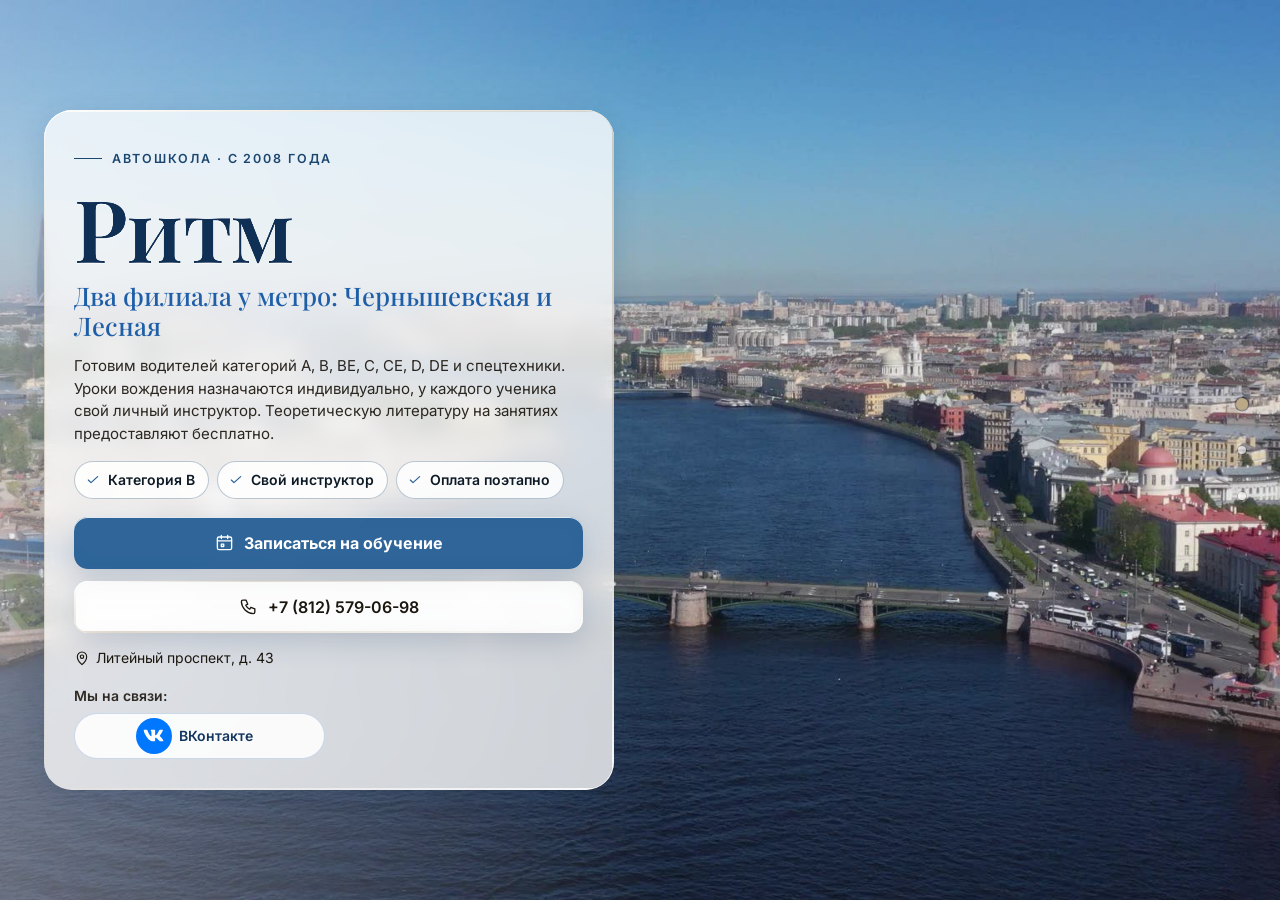
<file: index.html>
<!DOCTYPE html>
<html lang="ru" data-theme="light">
<head>
<meta charset="utf-8">
<meta name="viewport" content="width=device-width, initial-scale=1, viewport-fit=cover">
<title>Автошкола «Ритм» — права категории B, Санкт-Петербург, от 19 990 ₽</title>
<meta name="description" content="Автошкола «Ритм» в Санкт-Петербурге: филиалы у метро Чернышевская и Лесная, категории A, B, C, D и спецтехника. Теория с бесплатными материалами. Телефон +7 (812) 579-06-98.">
<meta name="robots" content="noindex, nofollow, noarchive">
<meta name="geo.region" content="RU-SPE">
<meta name="geo.placename" content="Санкт-Петербург">
<meta name="geo.position" content="59.8944504;30.4585142">
<meta name="ICBM" content="59.8944504, 30.4585142">
<meta property="og:type" content="website">
<meta property="og:locale" content="ru_RU">
<meta property="og:site_name" content="Автошкола «Ритм»">
<meta property="og:title" content="Автошкола «Ритм» — права категории B, Санкт-Петербург, от 19 990 ₽">
<meta property="og:description" content="Автошкола «Ритм» в Санкт-Петербурге: филиалы у метро Чернышевская и Лесная, категории A, B, C, D и спецтехника. Теория с бесплатными материалами. Телефон +7 (812) 579-06-98.">
<meta name="twitter:card" content="summary_large_image">
<meta name="twitter:title" content="Автошкола «Ритм» — права категории B, Санкт-Петербург, от 19 990 ₽">
<meta name="twitter:description" content="Автошкола «Ритм» в Санкт-Петербурге: филиалы у метро Чернышевская и Лесная, категории A, B, C, D и спецтехника. Теория с бесплатными материалами. Телефон +7 (812) 579-06-98.">
<meta name="theme-color" content="#f0f7fe">
<link rel="icon" href="data:image/svg+xml,%3Csvg%20xmlns%3D%22http%3A//www.w3.org/2000/svg%22%20viewBox%3D%220%200%2064%2064%22%3E%3Crect%20width%3D%2264%22%20height%3D%2264%22%20rx%3D%2214%22%20fill%3D%22%231f5fa8%22/%3E%3Ccircle%20cx%3D%2232%22%20cy%3D%2232%22%20r%3D%2217%22%20fill%3D%22none%22%20stroke%3D%22%23fff%22%20stroke-width%3D%225%22/%3E%3Ccircle%20cx%3D%2232%22%20cy%3D%2232%22%20r%3D%225%22%20fill%3D%22%23ffc54d%22/%3E%3C/svg%3E">
<script>document.documentElement.classList.add('js');try{var _i=parseInt(localStorage.getItem('nb_fs2'),10),_f=[1,1.15,1.3,1.5][_i];if(_f)document.documentElement.style.setProperty('--fs',_f)}catch(e){}</script>
<style id="hero-timing">:root{--hero-d:1.2s}</style>
<link rel="preload" as="image" href="img/hero-poster.jpg" fetchpriority="high">
<!-- шрифты лежат внутри сайта: Google Fonts у российской аудитории режется -->
<style>
@font-face{font-family:'Inter';font-style:normal;font-weight:400;font-display:swap;src:url(assets/fonts/inter-400-cyrillic-ext.woff2) format('woff2');unicode-range:U+0460-052F, U+1C80-1C8A, U+20B4, U+2DE0-2DFF, U+A640-A69F, U+FE2E-FE2F}
@font-face{font-family:'Inter';font-style:normal;font-weight:400;font-display:swap;src:url(assets/fonts/inter-400-cyrillic.woff2) format('woff2');unicode-range:U+0301, U+0400-045F, U+0490-0491, U+04B0-04B1, U+2116}
@font-face{font-family:'Inter';font-style:normal;font-weight:400;font-display:swap;src:url(assets/fonts/inter-400-latin-ext.woff2) format('woff2');unicode-range:U+0100-02BA, U+02BD-02C5, U+02C7-02CC, U+02CE-02D7, U+02DD-02FF, U+0304, U+0308, U+0329, U+1D00-1DBF, U+1E00-1E9F, U+1EF2-1EFF, U+2020, U+20A0-20AB, U+20AD-20C0, U+2113, U+2C60-2C7F, U+A720-A7FF}
@font-face{font-family:'Inter';font-style:normal;font-weight:400;font-display:swap;src:url(assets/fonts/inter-400-latin.woff2) format('woff2');unicode-range:U+0000-00FF, U+0131, U+0152-0153, U+02BB-02BC, U+02C6, U+02DA, U+02DC, U+0304, U+0308, U+0329, U+2000-206F, U+20AC, U+2122, U+2191, U+2193, U+2212, U+2215, U+FEFF, U+FFFD}
@font-face{font-family:'Inter';font-style:normal;font-weight:500;font-display:swap;src:url(assets/fonts/inter-500-cyrillic-ext.woff2) format('woff2');unicode-range:U+0460-052F, U+1C80-1C8A, U+20B4, U+2DE0-2DFF, U+A640-A69F, U+FE2E-FE2F}
@font-face{font-family:'Inter';font-style:normal;font-weight:500;font-display:swap;src:url(assets/fonts/inter-500-cyrillic.woff2) format('woff2');unicode-range:U+0301, U+0400-045F, U+0490-0491, U+04B0-04B1, U+2116}
@font-face{font-family:'Inter';font-style:normal;font-weight:500;font-display:swap;src:url(assets/fonts/inter-500-latin-ext.woff2) format('woff2');unicode-range:U+0100-02BA, U+02BD-02C5, U+02C7-02CC, U+02CE-02D7, U+02DD-02FF, U+0304, U+0308, U+0329, U+1D00-1DBF, U+1E00-1E9F, U+1EF2-1EFF, U+2020, U+20A0-20AB, U+20AD-20C0, U+2113, U+2C60-2C7F, U+A720-A7FF}
@font-face{font-family:'Inter';font-style:normal;font-weight:500;font-display:swap;src:url(assets/fonts/inter-500-latin.woff2) format('woff2');unicode-range:U+0000-00FF, U+0131, U+0152-0153, U+02BB-02BC, U+02C6, U+02DA, U+02DC, U+0304, U+0308, U+0329, U+2000-206F, U+20AC, U+2122, U+2191, U+2193, U+2212, U+2215, U+FEFF, U+FFFD}
@font-face{font-family:'Inter';font-style:normal;font-weight:600;font-display:swap;src:url(assets/fonts/inter-600-cyrillic-ext.woff2) format('woff2');unicode-range:U+0460-052F, U+1C80-1C8A, U+20B4, U+2DE0-2DFF, U+A640-A69F, U+FE2E-FE2F}
@font-face{font-family:'Inter';font-style:normal;font-weight:600;font-display:swap;src:url(assets/fonts/inter-600-cyrillic.woff2) format('woff2');unicode-range:U+0301, U+0400-045F, U+0490-0491, U+04B0-04B1, U+2116}
@font-face{font-family:'Inter';font-style:normal;font-weight:600;font-display:swap;src:url(assets/fonts/inter-600-latin-ext.woff2) format('woff2');unicode-range:U+0100-02BA, U+02BD-02C5, U+02C7-02CC, U+02CE-02D7, U+02DD-02FF, U+0304, U+0308, U+0329, U+1D00-1DBF, U+1E00-1E9F, U+1EF2-1EFF, U+2020, U+20A0-20AB, U+20AD-20C0, U+2113, U+2C60-2C7F, U+A720-A7FF}
@font-face{font-family:'Inter';font-style:normal;font-weight:600;font-display:swap;src:url(assets/fonts/inter-600-latin.woff2) format('woff2');unicode-range:U+0000-00FF, U+0131, U+0152-0153, U+02BB-02BC, U+02C6, U+02DA, U+02DC, U+0304, U+0308, U+0329, U+2000-206F, U+20AC, U+2122, U+2191, U+2193, U+2212, U+2215, U+FEFF, U+FFFD}
@font-face{font-family:'Inter';font-style:normal;font-weight:700;font-display:swap;src:url(assets/fonts/inter-700-cyrillic-ext.woff2) format('woff2');unicode-range:U+0460-052F, U+1C80-1C8A, U+20B4, U+2DE0-2DFF, U+A640-A69F, U+FE2E-FE2F}
@font-face{font-family:'Inter';font-style:normal;font-weight:700;font-display:swap;src:url(assets/fonts/inter-700-cyrillic.woff2) format('woff2');unicode-range:U+0301, U+0400-045F, U+0490-0491, U+04B0-04B1, U+2116}
@font-face{font-family:'Inter';font-style:normal;font-weight:700;font-display:swap;src:url(assets/fonts/inter-700-latin-ext.woff2) format('woff2');unicode-range:U+0100-02BA, U+02BD-02C5, U+02C7-02CC, U+02CE-02D7, U+02DD-02FF, U+0304, U+0308, U+0329, U+1D00-1DBF, U+1E00-1E9F, U+1EF2-1EFF, U+2020, U+20A0-20AB, U+20AD-20C0, U+2113, U+2C60-2C7F, U+A720-A7FF}
@font-face{font-family:'Inter';font-style:normal;font-weight:700;font-display:swap;src:url(assets/fonts/inter-700-latin.woff2) format('woff2');unicode-range:U+0000-00FF, U+0131, U+0152-0153, U+02BB-02BC, U+02C6, U+02DA, U+02DC, U+0304, U+0308, U+0329, U+2000-206F, U+20AC, U+2122, U+2191, U+2193, U+2212, U+2215, U+FEFF, U+FFFD}
@font-face{font-family:'Playfair Display';font-style:normal;font-weight:500;font-display:swap;src:url(assets/fonts/playfair-display-500-cyrillic.woff2) format('woff2');unicode-range:U+0301, U+0400-045F, U+0490-0491, U+04B0-04B1, U+2116}
@font-face{font-family:'Playfair Display';font-style:normal;font-weight:500;font-display:swap;src:url(assets/fonts/playfair-display-500-latin-ext.woff2) format('woff2');unicode-range:U+0100-02BA, U+02BD-02C5, U+02C7-02CC, U+02CE-02D7, U+02DD-02FF, U+0304, U+0308, U+0329, U+1D00-1DBF, U+1E00-1E9F, U+1EF2-1EFF, U+2020, U+20A0-20AB, U+20AD-20C0, U+2113, U+2C60-2C7F, U+A720-A7FF}
@font-face{font-family:'Playfair Display';font-style:normal;font-weight:500;font-display:swap;src:url(assets/fonts/playfair-display-500-latin.woff2) format('woff2');unicode-range:U+0000-00FF, U+0131, U+0152-0153, U+02BB-02BC, U+02C6, U+02DA, U+02DC, U+0304, U+0308, U+0329, U+2000-206F, U+20AC, U+2122, U+2191, U+2193, U+2212, U+2215, U+FEFF, U+FFFD}
@font-face{font-family:'Playfair Display';font-style:normal;font-weight:600;font-display:swap;src:url(assets/fonts/playfair-display-600-cyrillic.woff2) format('woff2');unicode-range:U+0301, U+0400-045F, U+0490-0491, U+04B0-04B1, U+2116}
@font-face{font-family:'Playfair Display';font-style:normal;font-weight:600;font-display:swap;src:url(assets/fonts/playfair-display-600-latin-ext.woff2) format('woff2');unicode-range:U+0100-02BA, U+02BD-02C5, U+02C7-02CC, U+02CE-02D7, U+02DD-02FF, U+0304, U+0308, U+0329, U+1D00-1DBF, U+1E00-1E9F, U+1EF2-1EFF, U+2020, U+20A0-20AB, U+20AD-20C0, U+2113, U+2C60-2C7F, U+A720-A7FF}
@font-face{font-family:'Playfair Display';font-style:normal;font-weight:600;font-display:swap;src:url(assets/fonts/playfair-display-600-latin.woff2) format('woff2');unicode-range:U+0000-00FF, U+0131, U+0152-0153, U+02BB-02BC, U+02C6, U+02DA, U+02DC, U+0304, U+0308, U+0329, U+2000-206F, U+20AC, U+2122, U+2191, U+2193, U+2212, U+2215, U+FEFF, U+FFFD}
/* ===== Notary site — generator stylesheet (light warm base, dark theme by toggle) ===== */
:root{
  --p100:#665230; --p90:#97825e; --p80:#bba887; --p70:#c2b9a9; --p50:#dad5ce; --p40:#e0dedb;
  --p30:#eeece9; --p20:#f1f1f0; --p10:#f8f8f8; --n100:#0e0f11; --n90:#3c404b; --n10:#fff;

  --bg:var(--p10); --bg2:var(--p20); --bg3:var(--p30); --card:var(--n10); --text:var(--n100); --muted:var(--n90);
  --line:var(--p50); --line2:var(--p40); --accent:var(--p90); --accent-d:var(--p100); --accent-l:var(--p80); --accent-soft:var(--p30);
  --on-accent:#fff; --shadow:0 1px 10px rgba(51,51,51,.10); --shadow-lg:0 12px 40px rgba(30,24,10,.14);
  --hero-ov1:rgba(14,15,17,.72); --hero-ov2:rgba(14,15,17,.30); --sec-ov:rgba(248,248,248,.72);
  --ok:#2e8b57; --bad:#b4453b;
  /* те же цвета составляющими: rgba() понимают все браузеры, color-mix() — нет */
  --bg-rgb:248,248,248; --card-rgb:255,255,255; --accent-rgb:151,130,94; --ok-rgb:46,139,87;

  --zc:var(--fs); --fs:1; --vwu:calc(1vw / var(--fs)); --vhu:calc(1vh / var(--fs));   /* масштаб текста (А−/А+) и «честные» vw/vh под ним */
  --hdr-h:68px; --bar-h:70px; --vh:calc(100*var(--vhu)); --gap:24px; --radius:14px; --radius-s:10px;
  --font:"Inter",Tahoma,Arial,sans-serif; --serif:"Playfair Display",Georgia,"Times New Roman",serif;
  --ease:cubic-bezier(.65,.05,.36,1); --speed:520ms;
}
html[data-theme="dark"]{
  --bg:#17150f; --bg2:#1d1a13; --bg3:#252117; --card:#221e15; --text:#f1ebdf; --muted:#b9ae98;
  --line:#3a3325; --line2:#2f2a1e; --accent:#c9b17f; --accent-d:#e0cf9f; --accent-l:#8d7b58; --accent-soft:#2a251a;
  --on-accent:#17150f; --shadow:0 1px 12px rgba(0,0,0,.45); --shadow-lg:0 14px 40px rgba(0,0,0,.55);
  --hero-ov1:rgba(10,9,6,.80); --hero-ov2:rgba(10,9,6,.40); --sec-ov:rgba(16,15,12,.76);
  --bg-rgb:23,21,15; --card-rgb:34,30,21; --accent-rgb:201,177,127;
}

*,*::before,*::after{box-sizing:border-box}
/* А−/А+: весь сайт — шапка, плашки, меню, формы, окна — растёт пропорционально, как при увеличении масштаба в браузере */
html{-webkit-text-size-adjust:100%;scroll-behavior:auto;zoom:var(--fs,1)}
html,body{height:100%;margin:0;overflow:hidden;background:var(--bg);color:var(--text);
  font-family:var(--font);font-size:16px;line-height:1.55;-webkit-font-smoothing:antialiased}
body{overscroll-behavior:none;position:relative}
a{color:inherit;text-decoration:none}
img{display:block;max-width:100%}
button{font:inherit;color:inherit;background:none;border:0;padding:0;cursor:pointer}
input,select,textarea{font:inherit;color:inherit}
h1,h2,h3,h4,p{margin:0}
ul{margin:0;padding:0;list-style:none}
svg{display:block}
.ico{width:22px;height:22px;stroke:currentColor;fill:none;stroke-width:1.7;stroke-linecap:round;stroke-linejoin:round;flex:none}
.vh{position:absolute!important;width:1px;height:1px;overflow:hidden;clip:rect(0 0 0 0);white-space:nowrap}

/* ---------- typography helpers ---------- */
.kicker{display:inline-flex;align-items:center;gap:10px;font-size:13px;font-weight:600;letter-spacing:.14em;text-transform:uppercase;color:var(--accent)}
.kicker::before{content:"";width:28px;height:1px;background:var(--accent)}
.h2{font-size:clamp(26px,calc(3.2*var(--vwu,1vw)),40px);font-weight:600;letter-spacing:-.02em;line-height:1.12;margin-top:10px}
.lead{color:var(--muted);font-size:17px;max-width:640px;margin-top:12px}
.sec-head{margin-bottom:28px}
#contacts .sec-head{margin-bottom:18px}

/* ---------- buttons ---------- */
.btn{display:inline-flex;align-items:center;justify-content:center;gap:10px;min-height:48px;padding:0 22px;border-radius:999px;
  font-weight:600;font-size:15px;line-height:1;border:1.5px solid transparent;transition:background .25s,color .25s,border-color .25s,transform .2s,box-shadow .25s;white-space:nowrap}
.btn:active{transform:translateY(1px)}
.btn-primary{background:var(--accent-d);color:var(--on-accent);border-color:var(--accent-d)}
.btn-primary:hover{background:var(--accent);border-color:var(--accent);color:#fff}
html[data-theme="dark"] .btn-primary:hover{color:#17150f}
.btn-ghost{border-color:var(--line);color:var(--text);background:var(--card)}
.btn-ghost:hover{border-color:var(--accent);color:var(--accent-d)}
.btn-light{background:rgba(255,255,255,.14);color:#fff;border-color:rgba(255,255,255,.55);backdrop-filter:blur(6px)}
.btn-light:hover{background:#fff;color:var(--n100)}
.btn-white{background:#fff;color:var(--n100);border-color:#fff}
.btn-white:hover{background:var(--p30);border-color:var(--p30)}
.btn .ico{width:18px;height:18px}
.btn-sm{min-height:44px;padding:0 16px;font-size:14px}

/* ---------- header ---------- */
.hdr{position:fixed;top:0;left:0;right:0;height:var(--hdr-h);z-index:200;display:flex;align-items:center;
  zoom:calc(1 / var(--zc,1)); --vwu:1vw; --vhu:1vh;   /* А−/А+ шапку не трогают: она всегда как при 100 % (страница в zoom, шапка — встречный zoom) */
  background:rgba(var(--bg-rgb),.88);backdrop-filter:blur(12px);-webkit-backdrop-filter:blur(12px);
  border-bottom:1px solid var(--line2);transition:background .3s}
.hdr-in{width:100%;max-width:1280px;margin:0 auto;padding:0 28px;display:flex;align-items:center;gap:24px}
.brand{display:flex;align-items:center;gap:12px;min-width:0;min-height:44px}
.mono-img{object-fit:contain;background:#fff;padding:2px;box-sizing:border-box}
.mono{width:42px;height:42px;border-radius:12px;background:var(--accent-d);color:var(--on-accent);display:grid;place-items:center;
  font-family:var(--serif);font-size:20px;font-weight:600;flex:none;letter-spacing:.02em}
.brand-t{display:flex;flex-direction:column;line-height:1.15;min-width:0}
.brand-n{font-weight:600;font-size:15px;white-space:nowrap;overflow:hidden;text-overflow:ellipsis}
.brand-s{font-size:13px;color:var(--muted);white-space:nowrap;overflow:hidden;text-overflow:ellipsis}
.nav{display:flex;align-items:center;gap:4px;margin-left:auto}
.nav > li{position:relative}
.nav-a{display:inline-flex;align-items:center;gap:6px;min-height:44px;padding:10px 12px;border-radius:8px;font-size:14px;font-weight:500;color:var(--text);opacity:.8;transition:opacity .2s,background .2s}
.nav-a:hover,.nav-a.cur,.nav > li.open > .nav-a{opacity:1;background:var(--bg3)}
.nav-a .chev{width:14px;height:14px;transition:transform .25s}
.nav > li.open > .nav-a .chev{transform:rotate(180deg)}
.hdr-tools{display:flex;align-items:center;gap:6px;margin-left:8px}
.tool{width:44px;height:44px;border-radius:10px;display:grid;place-items:center;color:var(--text);opacity:.8;transition:background .2s,opacity .2s}
.tool:hover{background:var(--bg3);opacity:1}
.tool .ico{width:20px;height:20px}
.tool-lang{width:auto;padding:0 10px;gap:6px;font-size:13px;font-weight:600;letter-spacing:.04em;display:flex;align-items:center}
.lang-wrap{position:relative}
.lang-dd{position:absolute;right:0;top:calc(100% + 8px);background:var(--card);border:1px solid var(--line);border-radius:12px;box-shadow:var(--shadow-lg);
  padding:6px;min-width:190px;display:none;z-index:210}
.lang-wrap.open .lang-dd{display:block}
.lang-dd button,.lang-dd a{display:flex;width:100%;align-items:center;gap:10px;min-height:44px;padding:9px 12px;border-radius:8px;font-size:14px;text-align:left}
.lang-dd button:hover,.lang-dd a:hover{background:var(--bg3)}
.lang-dd button.cur,.lang-dd a.cur{color:var(--accent-d);font-weight:600}
.lang-dd b{font-size:13px;letter-spacing:.08em;width:26px;color:var(--muted)}
.hdr-book{margin-left:4px}
.burger{display:none}
.moon,.sun{display:none}
html[data-theme="dark"] .sun{display:block}
html:not([data-theme="dark"]) .moon{display:block}

/* mega menu */
.mega{position:absolute;left:50%;top:calc(100% + 10px);transform:translateX(-50%);width:min(980px,calc(calc(100*var(--vwu,1vw)) - 40px));
  background:var(--card);border:1px solid var(--line);border-radius:16px;box-shadow:var(--shadow-lg);padding:20px;display:none;z-index:210}
.nav > li.open > .mega{display:block}
.mega-head{display:flex;justify-content:space-between;align-items:baseline;gap:16px;padding:0 6px 14px;border-bottom:1px solid var(--line2);margin-bottom:12px}
.mega-head b{font-size:14px}
.mega-head span{font-size:13px;color:var(--muted)}
.mega-grid{display:grid;grid-template-columns:repeat(2,1fr);gap:4px}
.mega-it{display:flex;gap:12px;align-items:flex-start;padding:10px 12px;border-radius:10px;text-align:left;width:100%;transition:background .2s}
.mega-it:hover{background:var(--bg3)}
.mega-it .cic{width:38px;height:38px;border-radius:10px;background:var(--accent-soft);color:var(--accent-d);display:grid;place-items:center;flex:none}
.mega-it .cic .ico{width:20px;height:20px}
.mega-it b{display:block;font-size:14px;font-weight:600}
.mega-it small{display:block;font-size:13px;color:var(--muted);line-height:1.35;margin-top:2px}
.mega-it em{font-style:normal;font-size:13px;color:var(--accent);margin-top:3px;display:block}

/* mobile menu */
.mmenu{position:fixed;top:calc(var(--hdr-h) / var(--zc,1));left:0;right:0;bottom:var(--bar-h);z-index:190;background:var(--bg);overflow-y:auto;padding:14px 18px 30px;display:none}
.mmenu.open{display:block}
.mmenu a,.mmenu .macc > button{display:flex;align-items:center;justify-content:space-between;width:100%;padding:14px 6px;border-bottom:1px solid var(--line2);font-size:17px;font-weight:500;text-align:left}
.mmenu .macc > button .chev{width:18px;height:18px;transition:transform .25s}
.mmenu .macc.open > button .chev{transform:rotate(180deg)}
.mmenu .macc-list{display:none;padding:4px 0 8px}
.mmenu .macc.open .macc-list{display:block}
.mmenu .macc-list button{display:flex;align-items:center;gap:12px;width:100%;padding:11px 8px;border-radius:10px;text-align:left;font-size:15px}
.mmenu .macc-list button:hover{background:var(--bg3)}
.mmenu .macc-list .cic{width:32px;height:32px;border-radius:8px;background:var(--accent-soft);color:var(--accent-d);display:grid;place-items:center;flex:none}
.mmenu .macc-list .cic .ico{width:17px;height:17px}
.mmenu-foot{display:flex;flex-wrap:wrap;gap:8px;margin-top:18px}
.mmenu-foot .btn{flex:1}

/* ---------- full-page scroller ---------- */
.fp{position:relative;width:100%;height:var(--vh);overflow:hidden}
.fp-track{will-change:transform;transition:transform var(--speed) var(--ease)}
.fp-track.no-anim{transition:none}
.sec{position:relative;height:var(--vh);width:100%;overflow:hidden}
.sec-scroll{height:100%;overflow-y:auto;overflow-x:hidden;display:flex;flex-direction:column;
  padding:calc(var(--hdr-h) / var(--zc,1) + 20px) 28px calc(var(--bar-h) + 96px);-webkit-overflow-scrolling:touch;scrollbar-width:thin;scrollbar-color:var(--line) transparent}
.wrap{margin:auto;width:100%;max-width:1180px}
.sec-alt{background:var(--bg2)}

/* reveal animation */
.rv{opacity:0;transform:translateY(18px);transition:opacity .7s ease,transform .7s ease;transition-delay:calc(var(--i,0) * 90ms)}
.sec.active .rv{opacity:1;transform:none}

/* side dots */
.dots{position:fixed;right:16px;top:50%;transform:translateY(-50%);z-index:150;display:flex;flex-direction:column;gap:2px}
.dots button{position:relative;width:44px;height:44px;display:grid;place-items:center}
.dots button::after{content:"";width:8px;height:8px;border-radius:50%;background:var(--muted);opacity:.45;transition:transform .25s,opacity .25s,background .25s}
.dots button:hover::after{opacity:.9}
.dots button.cur::after{background:var(--accent);opacity:1;transform:scale(1.5)}
.dots button span{position:absolute;right:32px;top:50%;transform:translateY(-50%) translateX(6px);background:var(--n100);color:#fff;font-size:13px;
  padding:5px 10px;border-radius:6px;white-space:nowrap;opacity:0;pointer-events:none;transition:opacity .2s,transform .2s}
.dots button:hover span{opacity:1;transform:translateY(-50%)}
.sec-hero ~ .dots{color:#fff}
body[data-sec="0"] .dots button::after{background:#fff}
body[data-sec="0"] .dots button.cur::after{background:var(--p80)}

.sec:not(.sec-hero) .sec-scroll{position:relative;z-index:1}

.status{display:inline-flex;align-items:center;gap:8px;padding:8px 14px 8px 10px;border-radius:999px;background:rgba(255,255,255,.12);border:1px solid rgba(255,255,255,.28);font-size:13px;backdrop-filter:blur(6px)}
.status i{width:9px;height:9px;border-radius:50%;background:#7bd389;box-shadow:0 0 0 3px rgba(123,211,137,.28)}
.status.closed i{background:#f08a7e;box-shadow:0 0 0 3px rgba(240,138,126,.28)}
.status.soon i{background:#f0c674;box-shadow:0 0 0 3px rgba(240,198,116,.28)}
.status span{opacity:.85}
.addr-link{display:inline-flex;align-items:center;gap:6px;border-bottom:1px solid currentColor;padding:13px 0 14px;margin:-13px 0 -14px;transition:color .2s}
.addr-link:hover{color:var(--accent)}
.addr-link .ico{width:16px;height:16px}

/* ---------- services ---------- */
.svc-grid{display:grid;grid-template-columns:repeat(5,1fr);gap:14px}
.svc{display:flex;flex-direction:column;align-items:flex-start;gap:10px;padding:18px 16px 16px;border-radius:var(--radius);background:var(--card);border:1px solid var(--line2);
  text-align:left;min-height:170px;transition:transform .25s,box-shadow .25s,border-color .25s;position:relative}
.svc:hover{transform:translateY(-3px);box-shadow:var(--shadow-lg);border-color:var(--accent-l)}
.svc .cic{width:44px;height:44px;border-radius:12px;background:var(--accent-soft);color:var(--accent-d);display:grid;place-items:center}
.svc b{font-size:15px;font-weight:600;line-height:1.3}
.svc small{font-size:13px;color:var(--muted);line-height:1.35}
.svc em{font-style:normal;font-size:13px;color:var(--accent);margin-top:auto;padding-top:6px;display:inline-flex;align-items:center;gap:4px}
.svc em .ico{width:12px;height:12px}

/* ---------- about ---------- */
.about{display:grid;grid-template-columns:1.15fr .85fr;gap:48px;align-items:start}
.about-txt p{color:var(--muted);margin-top:14px;font-size:16px}
.about-txt p:first-of-type{color:var(--text)}
.quote{margin-top:22px;padding:16px 20px;border-left:3px solid var(--accent);background:var(--card);border-radius:0 12px 12px 0;font-family:var(--serif);font-size:18px;line-height:1.45;color:var(--text)}
.creds{display:grid;gap:10px}
.cred{display:flex;gap:14px;align-items:center;padding:14px 16px;border-radius:12px;background:var(--card);border:1px solid var(--line2)}
.cred .cic{width:40px;height:40px;border-radius:10px;background:var(--accent-soft);color:var(--accent-d);display:grid;place-items:center;flex:none}
.cred .cic .ico{width:20px;height:20px}
.cred small{display:block;font-size:13px;color:var(--muted);text-transform:uppercase;letter-spacing:.06em}
.cred b{display:block;font-size:15px;font-weight:600;line-height:1.3}
.chips{display:flex;flex-wrap:wrap;gap:8px;margin-top:16px}
.chips li{padding:8px 14px;border-radius:999px;border:1px solid var(--accent-l);color:var(--accent-d);font-size:13.5px;font-weight:500;background:var(--card)}
.strong-lbl{margin-top:22px;font-size:13px;text-transform:uppercase;letter-spacing:.1em;color:var(--muted)}

/* ---------- how ---------- */
.steps{display:grid;grid-template-columns:repeat(5,1fr);gap:16px;position:relative;margin-top:14px}
.steps::before{content:"";position:absolute;left:8%;right:8%;top:30px;height:1px;background:var(--line)}
.step{position:relative;padding:0 8px}
.step-n{width:60px;height:60px;border-radius:50%;background:var(--card);border:1.5px solid var(--accent-l);color:var(--accent-d);display:grid;place-items:center;
  font-family:var(--serif);font-size:24px;font-weight:600;position:relative;z-index:1;transition:background .4s,color .4s}
.sec.active .step-n{animation:pop .6s var(--ease) both;animation-delay:calc(var(--i) * 140ms + 150ms)}
@keyframes pop{0%{transform:scale(.6);opacity:0}60%{transform:scale(1.08);opacity:1}100%{transform:scale(1)}}
.step b{display:block;margin-top:16px;font-size:17px;font-weight:600}
.step p{color:var(--muted);font-size:14.5px;margin-top:6px}

/* ---------- reviews ---------- */
.reviews{display:grid;grid-template-columns:300px 1fr;gap:28px;align-items:start}
.rsum{background:var(--card);border:1px solid var(--line2);border-radius:var(--radius);padding:26px 24px;text-align:center}
.rsum .big{font-family:var(--serif);font-size:64px;line-height:1;font-weight:500;color:var(--accent-d)}
.stars{display:inline-flex;gap:3px;--fill:100%}
.stars svg{width:20px;height:20px}
.stars .st{fill:var(--line);stroke:none}
.stars .st.on{fill:#e7b73b}
.stars .st.half{fill:url(#halfgrad)}
.rsum .stars{margin-top:8px}
.rsum p{color:var(--muted);font-size:13.5px;margin-top:10px;line-height:1.4}
.rsum .btn{margin-top:16px;width:100%}
.rsum .gis{display:block;margin:10px 0 -14px;padding:14px 0;font-size:13px;color:var(--accent-d);text-decoration:underline;text-underline-offset:3px}
.rgrid{display:grid;grid-template-columns:repeat(2,1fr);gap:14px}
.rev{background:var(--card);border:1px solid var(--line2);border-radius:var(--radius);padding:20px;display:flex;flex-direction:column;gap:10px}
.rev .stars svg{width:15px;height:15px}
.rev p{font-size:14.5px;line-height:1.5;flex:1}
.rev p::before{content:"“";font-family:var(--serif);color:var(--accent);font-size:22px;line-height:0;margin-right:4px;vertical-align:-6px}
.rev-meta{display:flex;flex-wrap:wrap;justify-content:space-between;gap:4px 10px;align-items:baseline;font-size:13px;color:var(--muted)}
.rev-meta b{color:var(--text);font-weight:600}
.rev-src{display:inline-flex;align-items:center;gap:5px;white-space:nowrap;margin-left:auto}
.rev-src i{width:6px;height:6px;border-radius:50%;background:var(--accent)}
.rev-sample{color:var(--muted);font-style:italic;opacity:.85}
.rev-real{color:var(--accent-d);font-weight:600}
.rev-real i{background:var(--ok)}
.rev-is-real{border-color:var(--accent-l)}
.demo-note{margin-top:14px;max-width:760px;font-size:13.5px;line-height:1.45;color:var(--muted);background:var(--accent-soft);
  border-left:3px solid var(--accent);border-radius:0 8px 8px 0;padding:8px 12px}
.rnote{margin-top:14px;font-size:13px;color:var(--muted)}

/* ---------- faq ---------- */
.faq{display:grid;grid-template-columns:1fr 1fr;gap:0 32px;align-items:start}
.faq-col{display:flex;flex-direction:column}
.fq{border-bottom:1px solid var(--line)}
.fq > button{display:flex;width:100%;align-items:center;justify-content:space-between;gap:16px;min-height:44px;padding:16px 4px;text-align:left;font-weight:600;font-size:15.5px;line-height:1.35}
.fq > button .pl{width:26px;height:26px;border-radius:50%;border:1px solid var(--line);display:grid;place-items:center;flex:none;color:var(--accent-d);transition:transform .3s,background .3s}
.fq > button .pl .ico{width:14px;height:14px}
.fq.open > button .pl{transform:rotate(45deg);background:var(--accent-soft)}
.fq-a{display:grid;grid-template-rows:0fr;transition:grid-template-rows .35s var(--ease)}
.fq.open .fq-a{grid-template-rows:1fr}
.fq-a > div{overflow:hidden}
.fq-a p{color:var(--muted);font-size:14.5px;padding:0 4px 16px;line-height:1.55}
.fq-a .faq-note{font-size:13px;color:var(--accent-d);padding-bottom:6px}
.fq-a .faq-note:empty{display:none}

/* ---------- contacts ---------- */
.contacts{display:grid;grid-template-columns:1fr 1.05fr 1fr;gap:18px;align-items:stretch}
.contacts .cbox{padding:16px 18px}
.cbox{background:var(--card);border:1px solid var(--line2);border-radius:var(--radius);padding:20px}
.cl{display:grid;gap:12px}
.cl li{display:flex;gap:12px;align-items:flex-start}
.cl .cic{width:36px;height:36px;border-radius:10px;background:var(--accent-soft);color:var(--accent-d);display:grid;place-items:center;flex:none}
.cl .cic .ico{width:18px;height:18px}
.cl small{display:block;font-size:13px;color:var(--muted);text-transform:uppercase;letter-spacing:.06em}
.cl b{display:block;font-weight:500;font-size:15px;line-height:1.4}
.cl a.tel,.cl a.mail{display:block;padding:14px 0;margin:-14px 0}
.cl a.tel:hover,.cl a.mail:hover{color:var(--accent-d)}
.hours-link{display:inline-block;font-size:13px;color:var(--accent-d);text-decoration:underline;text-underline-offset:3px;padding:14px 0;margin:-14px 0}
.cl .msgs{display:flex;gap:8px;margin-top:4px;flex-wrap:wrap}
.cl .msgs a{display:inline-flex;align-items:center;gap:6px;padding:6px 10px;border-radius:8px;border:1px solid var(--line);font-size:13px;min-height:44px}
.cl .msgs a .ico{width:16px;height:16px}
.mapbox{display:flex;flex-direction:column;gap:12px;padding:12px}
.map{flex:1;min-height:280px;border-radius:10px;overflow:hidden;border:1px solid var(--line);background:var(--bg3);position:relative}
.map iframe{width:100%;height:100%;border:0;position:absolute;inset:0}
.map-actions{display:flex;gap:8px;flex-wrap:wrap}
.map-actions .btn{flex:1;min-height:44px;font-size:14px;padding:0 12px}

/* form */
.form h3{font-size:19px;font-weight:600}
.form .fdesc{color:var(--muted);font-size:13.5px;margin-top:6px}
.fg{display:grid;gap:8px;margin-top:12px}
.f2{display:grid;grid-template-columns:1fr 1fr;gap:10px}
.fld{display:flex;flex-direction:column;gap:4px}
.fld label{font-size:13px;color:var(--muted);font-weight:500}
.fld input,.fld select,.fld textarea{width:100%;background:var(--bg);border:1px solid var(--line);border-radius:10px;padding:8px 12px;font-size:14px;transition:border-color .2s,box-shadow .2s;min-height:44px}
.fld textarea{min-height:48px;resize:vertical}
.fld input:focus,.fld select:focus,.fld textarea:focus{outline:0;border-color:var(--accent);box-shadow:0 0 0 3px rgba(var(--accent-rgb),.22)}
.fld.err input,.fld.err select{border-color:var(--bad)}
.ferr{font-size:13px;color:var(--bad);display:none}
.fld.err .ferr{display:block}
.fnote{font-size:13px;color:var(--muted);margin-top:8px;line-height:1.4}
.fok{display:none;margin-top:10px;padding:10px 12px;border-radius:10px;background:rgba(var(--ok-rgb),.12);color:var(--ok);font-size:13.5px}
.fok.show{display:block}

.foot{margin-top:18px;padding-top:12px;padding-left:250px;flex-wrap:nowrap;align-items:flex-start;border-top:1px solid var(--line2);display:flex;justify-content:space-between;gap:16px;flex-wrap:wrap;font-size:13px;color:var(--muted)}
.foot p{max-width:none}
.foot .fl{white-space:nowrap;flex:none}
.foot .fl a{margin-left:14px;padding:14px 0;margin-top:-14px;margin-bottom:-14px;display:inline-block;min-width:44px;text-align:center;text-decoration:underline;text-underline-offset:3px}

/* ---------- bottom bar ---------- */
.bar{position:fixed;inset:auto 0 0;z-index:300;background:var(--card);box-shadow:0 -1px 10px rgba(51,51,51,.1);border-top:1px solid var(--line2);
  padding:6px 0;padding-bottom:calc(6px + env(safe-area-inset-bottom,0px))}
.bar-in{display:flex;justify-content:space-around;align-items:center;max-width:1080px;margin:0 auto}
.bi{display:flex;flex-direction:column;align-items:center;gap:5px;padding:8px 24px;border-radius:10px;font-size:13.5px;line-height:1;color:var(--text);opacity:.65;
  transition:opacity .3s,background .3s,color .3s;flex:1;max-width:190px;min-width:0}
.bi span{white-space:nowrap;max-width:100%;overflow:hidden;text-overflow:ellipsis}
.bi .ico{width:24px;height:24px}
.bi:hover{opacity:1;background:var(--bg3)}
.bi.cur{opacity:1;color:var(--accent-d)}


/* ---------- modals ---------- */
.modal{position:fixed;inset:0;z-index:400;background:rgba(14,15,17,.62);display:none;align-items:center;justify-content:center;padding:20px}
.modal.open{display:flex}
.mbox{background:var(--card);color:var(--text);border-radius:18px;width:100%;max-width:560px;max-height:min(calc(86*var(--vhu,1vh)),860px);overflow:auto;padding:26px 26px 22px;position:relative;box-shadow:var(--shadow-lg);
  animation:mup .3s var(--ease)}
@keyframes mup{from{opacity:0;transform:translateY(16px) scale(.98)}to{opacity:1;transform:none}}
.mbox-lg{max-width:760px}
.mclose{position:absolute;top:12px;right:12px;width:44px;height:44px;border-radius:50%;display:grid;place-items:center;color:var(--muted)}
.mclose:hover{background:var(--bg3);color:var(--text)}
.mbox h3{font-size:22px;font-weight:600;padding-right:36px}
.mbox .msub{color:var(--muted);font-size:14px;margin-top:4px}
.hours-t{width:100%;border-collapse:collapse;margin-top:16px;font-size:15px}
.hours-t td{padding:9px 6px;border-bottom:1px solid var(--line2)}
.hours-t td:last-child{text-align:right;font-weight:500;white-space:nowrap}
.hours-t tr.today td{color:var(--accent-d);font-weight:600}
.hours-t tr.today td:first-child::after{content:" · " attr(data-today);font-weight:400;font-size:13px;color:var(--muted)}
.hours-t tr.off td:last-child{color:var(--muted);font-weight:400}
.mnote{margin-top:14px;padding:12px 14px;border-radius:10px;background:var(--bg2);font-size:13.5px;color:var(--muted)}
.mnote b{display:block;color:var(--text);margin-bottom:3px;font-size:13px}
.mcontacts{display:flex;flex-wrap:wrap;gap:8px;margin-top:14px}
.mcontacts a{display:inline-flex;align-items:center;gap:7px;min-height:44px;padding:9px 13px;border-radius:10px;border:1px solid var(--line);font-size:13.5px}
.mcontacts a .ico{width:16px;height:16px}
.mcontacts a:hover{border-color:var(--accent)}
/* способы записи: позвонить, написать на почту, заказать обратный звонок */
.bk-opts{display:grid;gap:10px;margin-top:14px}
.bk-opt{display:flex;align-items:center;gap:14px;min-height:60px;padding:10px 16px;border-radius:14px;border:1px solid var(--line);background:var(--bg3);color:var(--text);font-size:16px;font-weight:600;text-align:left;text-decoration:none;transition:border-color .2s,background .2s}
.bk-opt:hover{border-color:var(--accent);background:var(--accent-soft)}
.bk-opt .ico{width:24px;height:24px;color:var(--accent-d);flex:none}
.bk-opt small{display:block;font-weight:400;font-size:13px;color:var(--muted);margin-top:1px}
.mbox-book{max-width:440px}
/* оплата значками, подпись у общего телефона */
.pay-pills{display:flex;flex-wrap:wrap;gap:6px;margin-top:5px}
.pay-pill{display:inline-flex;align-items:center;gap:6px;padding:4px 11px 4px 9px;border-radius:999px;border:1px solid var(--line);background:var(--bg3);font-size:13px;font-weight:600;line-height:1.3;white-space:nowrap}
.pay-pill .ico{width:15px;height:15px;color:var(--accent-d)}
.pay-pill.pay-logo{background:#fff;border-color:rgba(0,0,0,.12);padding:3px 11px;min-height:28px}
.pay-pill.pay-logo img{display:block;height:17px;width:auto}
.pay-pill.pay-logo img[src$="sbp.svg"]{height:20px}

.brand-t{display:flex;flex-direction:column;justify-content:center;gap:2px;line-height:1.1;min-width:0}
.brand-s{display:block;font-size:10.5px;font-weight:600;letter-spacing:.16em;text-transform:uppercase;color:var(--muted);white-space:nowrap;overflow:visible;text-overflow:clip}
.brand-n{font-size:16px;font-weight:600;white-space:nowrap;overflow:visible;text-overflow:clip}
.nav-a{white-space:nowrap}
#navServices{position:static}
.mega{max-height:calc(calc(100*var(--vhu,1vh)) - var(--hdr-h) - 24px);overflow-y:auto;top:calc(100% + 6px);width:min(980px,calc(calc(100*var(--vwu,1vw)) - 32px))}
@media screen and (max-width:760px){.mega-grid{grid-template-columns:1fr}}
@media screen and (max-width:479px){.brand-t{display:flex}.brand-s{font-size:9px;letter-spacing:.14em}.brand-n{font-size:12.5px;white-space:normal;line-height:1.12}}
.bk-inline{grid-template-columns:repeat(3,1fr);gap:8px}
.bk-inline .bk-opt{flex-direction:column;justify-content:center;gap:5px;min-height:76px;padding:9px 6px;font-size:13.5px;text-align:center;line-height:1.2}
.bk-inline .bk-opt .ico{width:22px;height:22px}
.bk-inline .bk-opt small{display:none}
/* services modal */
.svc-list{margin-top:16px;display:grid;grid-template-columns:1fr 1fr;gap:6px}
.svc-list button{display:flex;gap:10px;align-items:center;width:100%;min-height:44px;text-align:left;padding:10px 12px;border-radius:10px;font-size:14px;line-height:1.35;border:1px solid var(--line2);background:var(--bg)}
.svc-list button:hover{border-color:var(--accent);background:var(--accent-soft)}
.svc-list button .ico{width:16px;height:16px;color:var(--accent);margin-top:2px}
.mhint{font-size:13px;color:var(--muted);margin-top:12px}
.mhead{display:flex;gap:14px;align-items:center;padding-right:36px}
.mhead .cic{width:48px;height:48px;border-radius:12px;background:var(--accent-soft);color:var(--accent-d);display:grid;place-items:center;flex:none}

/* ---------- responsive ---------- */
@media (max-width:1200px){
  .svc-grid{grid-template-columns:repeat(5,1fr)}
  .svc{min-height:160px;padding:14px}
  .svc small{display:none}
}
@media screen and (max-width:991px){
  :root{--hdr-h:62px}
  .nav,.hdr-book{display:none}
  .burger{display:grid}
  .hdr-in{padding:0 18px;gap:12px}
}
@media (max-width:991px){
  :root{--bar-h:64px}
  .sec-scroll{padding:calc(var(--hdr-h) / var(--zc,1) + 16px) 22px calc(var(--bar-h) + 96px)}
  .dots{right:8px;gap:8px}
  .dots button span{display:none}
  .svc-grid{grid-template-columns:repeat(3,1fr);gap:10px}
  .svc{min-height:0}
  .about{grid-template-columns:1fr;gap:22px}
  .steps{grid-template-columns:repeat(5,1fr);gap:10px}
  .step-n{width:48px;height:48px;font-size:20px}
  .step b{font-size:15px}.step p{font-size:13px}
  .reviews{grid-template-columns:1fr;gap:16px}
  .rsum{display:flex;align-items:center;gap:18px;text-align:left;padding:16px 18px}
  .rsum .big{font-size:44px}.rsum .stars{margin:0}.rsum p{margin:0;flex:1}.rsum .btn{margin:0;width:auto}.rsum .gis{display:none}
  .faq{grid-template-columns:1fr;gap:0}
  .contacts{grid-template-columns:1fr 1fr}
  .foot{padding-left:0}
  .contacts .form{grid-column:1 / -1}
  .map{min-height:240px}
  .bi{padding:10px 12px;font-size:13px}
}
@media (max-width:767px){
  :root{--bar-h:62px}
  .h2{font-size:26px}
  .lead{font-size:15px}
  .sec-head{margin-bottom:18px}
  .sec-scroll{padding-left:16px;padding-right:16px}
  .svc-grid{grid-template-columns:repeat(2,1fr);gap:10px}
  .svc{padding:12px;gap:8px}
  .svc .cic{width:36px;height:36px}
  .svc b{font-size:13.5px}
  .svc em{display:none}
  .steps{grid-template-columns:1fr;gap:12px}
  .steps::before{left:24px;right:auto;top:10px;bottom:10px;height:auto;width:1px}
  .step{display:grid;grid-template-columns:48px 1fr;gap:14px;align-items:start;padding:0}
  .step-n{grid-row:1 / span 2}
  .step b{margin-top:10px;grid-column:2}
  .step p{grid-column:2;margin-top:2px}
  .rgrid{display:flex;overflow-x:auto;gap:12px;scroll-snap-type:x mandatory;padding-bottom:8px;margin:0 -16px;padding-left:16px;padding-right:16px;scrollbar-width:none}
  .rgrid::-webkit-scrollbar{display:none}
  .rev{flex:0 0 82%;scroll-snap-align:start}
  .rsum{flex-wrap:wrap;gap:12px}
  .rsum p{flex-basis:100%}
  .contacts{grid-template-columns:1fr;gap:14px}
  .contacts .form{grid-column:auto}
  .cbox{padding:16px}
  .map{min-height:220px}
  .f2{grid-template-columns:1fr}
  .foot{flex-direction:column;gap:8px;padding-left:0}
  .bi{padding:8px 4px;font-size:13px;gap:4px}
  .bi .ico{width:22px;height:22px}
  .sec-scroll{padding-bottom:calc(var(--bar-h) + 66px)}
  .mmenu{padding-bottom:80px}
  .demo-note{font-size:13px;padding:7px 10px}
  .mbox{padding:22px 18px 18px;border-radius:16px}
  .svc-list{grid-template-columns:1fr}
  .dots{right:6px;gap:0}
  .dots button{width:44px;height:44px}
  .dots button::after{width:6px;height:6px}
}
@media screen and (max-width:479px){
  :root{--hdr-h:58px}
  .mono{width:36px;height:36px;font-size:17px;border-radius:10px}
  .brand-n{font-size:14px}
  /* тапы в шапке доведены до 44px (см. .tool ниже) — на самой узкой ширине
     текстовому названию рядом с логотипом уже не хватает места без обрезки,
     поэтому в шапке оставляем только логотип-ссылку */
  .tool{width:44px;height:44px}
  .tool-lang{padding:0 8px;width:auto}
  .tool-lang .ico{display:none}
}
@media (max-width:479px){
  :root{--bar-h:60px}
  .svc{padding:11px 10px}
  .svc b{font-size:13px}
  .bi{padding:6px 2px;font-size:13px;gap:4px;width:100%;max-width:none;letter-spacing:-.01em}
  .bi .ico{width:20px;height:20px}
  .bar{padding:5px 0}
  .cl b{font-size:14px}
}
@media (max-height:640px) and (min-width:768px){
  .svc{min-height:0}
}
@media (prefers-reduced-motion:reduce){
  .fp-track{transition-duration:0s}
  .rv{transition:none;opacity:1;transform:none}
}


/* пометка «демонстрационный проект» в подвале */
.foot-demo{margin-top:.5em;font-size:13px;line-height:1.45;opacity:.62}
.foot-demo a{padding:14px 0;margin:-14px 0;display:inline-block;min-width:44px;text-decoration:underline}

/* --- материалы конторы (перенесённый контент клиента) --- */
.info-links{display:flex;flex-wrap:wrap;gap:10px;justify-content:center;margin-top:26px}
.info-links .ilink{display:inline-flex;align-items:center;gap:8px;min-height:44px;padding:9px 16px;border-radius:999px;border:1px solid var(--line);background:var(--card);color:var(--text);font:inherit;font-size:14px;cursor:pointer;transition:background .2s,border-color .2s}
.info-links .ilink:hover{border-color:var(--accent-d);background:var(--bg-alt)}
.info-tabs{display:flex;flex-wrap:wrap;gap:8px;margin:14px 0 4px}
.info-tabs button{min-height:44px;padding:7px 13px;border-radius:999px;border:1px solid var(--line);background:transparent;color:var(--text);font:inherit;font-size:13px;cursor:pointer}
.info-tabs button[aria-selected="true"]{background:var(--accent-d);border-color:var(--accent-d);color:#fff}
.info-body{max-height:min(calc(56*var(--vhu,1vh)),520px);overflow:auto;margin-top:10px;padding-right:4px}
.info-note{font-size:13px;opacity:.7;margin:6px 0 10px}
.info-i{border-bottom:1px solid var(--line)}
.info-i > button{width:100%;display:flex;justify-content:space-between;align-items:center;gap:12px;padding:13px 2px;background:none;border:0;color:inherit;font:inherit;font-weight:600;text-align:left;cursor:pointer}
.info-i > button .pl{width:26px;height:26px;border-radius:50%;border:1px solid var(--line);display:grid;place-items:center;flex:none;color:var(--accent-d);transition:transform .3s,background .3s}
.info-i > button .pl .ico{width:14px;height:14px}
.info-i.open > button .pl{transform:rotate(45deg);background:var(--accent-soft)}
.info-i > div{display:none;padding:0 2px 14px;font-size:15px;line-height:1.62}
.info-i.open > div{display:block}
.info-i p{margin:0 0 10px}
.info-i h4{margin:14px 0 6px;font-size:15px}
.info-i ul{margin:0 0 10px;padding-left:20px}
.info-i li{margin:0 0 5px}
.info-i table{width:100%;border-collapse:collapse;margin:0 0 12px;font-size:14px}
.info-i th,.info-i td{border:1px solid var(--line);padding:7px 9px;text-align:left;vertical-align:top}
.info-f{display:inline-flex;align-items:center;gap:7px;margin:0 8px 8px 0;min-height:44px;padding:7px 12px;border:1px solid var(--line);border-radius:8px;font-size:13px;text-decoration:none;color:var(--accent-d)}
.info-src{display:block;font-size:13px;opacity:.55;margin-top:8px}

/* мобильный: экран должен помещаться целиком, без прокрутки внутри секции —
   поэтому убираем самое объёмное (встроенная карта заменяется кнопкой) и поджимаем формы */
@media (max-width:760px){
  .mapbox .map{display:none}
  .mapbox{padding:0;background:none;border:0}
  /* карточка со списком контактов на телефоне не нужна: адрес, телефон, часы —
     в нижней плашке; прячем её целиком, иначе остаётся пустая рамка */
  #contacts .cbox-info{display:none}
  .foot{padding-left:0;font-size:13px;gap:8px}
  .foot .fl{white-space:normal;flex:1 1 auto}
  .foot .fl a{margin:-14px 12px -14px 0;padding:14px 0;display:inline-block}
  .form .fld{margin-bottom:8px}
  .reviews .rev:nth-child(n+4){display:none}
  .creds .cred:nth-child(n+4){display:none}
  /* второстепенное на телефоне убираем: метро и оплата есть в модалке часов,
     язык и удобное время можно написать в комментарии */
  .cl li.li-metro,.cl li.li-payment{display:none}
  .fld-lang,.fld-time{display:none}
  .foot [data-i18n="foot_disclaimer"]{display:none}
  .foot{padding-top:10px;font-size:13px}
  #about .sec-head .lead,#contacts .sec-head .lead,.form .fnote{display:none}
  /* на телефоне адрес, часы и телефоны всегда под рукой в нижней плашке,
     поэтому на экране контактов оставляем форму и кнопки карты */
  #about .quote,#about .about-txt p:nth-of-type(3){display:none}
  .creds .cred:nth-child(n+3){display:none}
}

/* ---------- размер текста и режим для слабовидящих ---------- */
.tool-a span{font-weight:700;font-size:13px;line-height:1;letter-spacing:.01em}
#hcBtn[aria-pressed="true"]{border-color:var(--accent-d);color:var(--accent-d)}

html[data-hc="1"]{
  --bg:#000; --bg2:#000; --bg3:#000; --card:#000; --text:#fff; --muted:#fff;
  --line:#fff; --line2:#fff; --accent:#ffe14d; --accent-d:#ffe14d; --accent-l:#ffe14d;
  --accent-soft:#000; --on-accent:#000; --shadow:none; --shadow-lg:none;
  --hero-ov1:rgba(0,0,0,.9); --hero-ov2:rgba(0,0,0,.85); --sec-ov:rgba(0,0,0,.92);
  --bg-rgb:0,0,0; --card-rgb:0,0,0; --accent-rgb:255,225,77;
}
html[data-hc="1"] body{background:#000;color:#fff}
html[data-hc="1"] .sec-bg,html[data-hc="1"] .hero-bg,html[data-hc="1"] .sec-photo{display:none!important}
html[data-hc="1"] *{text-shadow:none!important;box-shadow:none!important;backdrop-filter:none!important}
html[data-hc="1"] .card,html[data-hc="1"] .tool,html[data-hc="1"] .btn,
html[data-hc="1"] .chip,html[data-hc="1"] .tag{border:2px solid #fff!important;background:#000!important;color:#fff!important}
html[data-hc="1"] .btn-primary{background:#ffe14d!important;color:#000!important;border-color:#ffe14d!important}
html[data-hc="1"] .btn-primary *{color:#000!important}
html[data-hc="1"] .sec-scroll :where(p,li,span,small,b,strong,h1,h2,h3,h4,td,th,div){color:#fff!important;opacity:1!important}
html[data-hc="1"] a:not(.btn):not(.nav-a){text-decoration:underline;color:#ffe14d!important}
html[data-hc="1"] :focus-visible{outline:3px solid #ffe14d;outline-offset:2px}

/* палец должен попадать и по ширине, не только по высоте — правило в самом
   конце файла, чтобы точно не быть перебитым медиа-запросами/темой выше */
.tool,.tool-lang,.brand{min-width:44px}

</style>
<link rel="stylesheet" href="css/etalon.css?v=20261112f">
<link rel="stylesheet" href="css/title-b.css?v=20261112f">
<link rel="stylesheet" href="css/nevo.css?v=20261112f">
<link rel="stylesheet" href="css/school.css?v=1">
<script type="application/ld+json">{"@context": "https://schema.org", "@type": "DrivingSchool", "name": "Автошкола «Ритм»", "telephone": "+7 (812) 579-06-98", "email": "ritmavto@mail.ru", "sameAs": ["https://vk.com/avtoshkolaritm"], "address": {"@type": "PostalAddress", "streetAddress": "Литейный проспект, д. 43", "addressLocality": "Санкт-Петербург", "addressCountry": "RU"}, "geo": {"@type": "GeoCoordinates", "latitude": 59.9390979, "longitude": 30.3479045}, "department": [{"@type": "DrivingSchool", "name": "Автошкола «Ритм» — Чернышевская, Маяковская", "telephone": "+7 (812) 579-06-98", "address": {"@type": "PostalAddress", "streetAddress": "Литейный проспект, д. 43", "addressLocality": "Санкт-Петербург", "addressCountry": "RU"}, "geo": {"@type": "GeoCoordinates", "latitude": 59.9390979, "longitude": 30.3479045}}, {"@type": "DrivingSchool", "name": "Автошкола «Ритм» — Лесная, Ладожская", "telephone": "+7 (812) 579-06-98", "address": {"@type": "PostalAddress", "streetAddress": "Пискаревский проспект, д. 25", "addressLocality": "Санкт-Петербург", "addressCountry": "RU"}, "geo": {"@type": "GeoCoordinates", "latitude": 59.9701406, "longitude": 30.4128322}}], "hasOfferCatalog": {"@type": "OfferCatalog", "name": "Обучение вождению", "itemListElement": [{"@type": "Offer", "itemOffered": {"@type": "Course", "name": "B  — полное обучение — Стоимость"}, "price": "19990", "priceCurrency": "RUB"}, {"@type": "Offer", "itemOffered": {"@type": "Course", "name": "BE  — Стоимость"}, "price": "13000", "priceCurrency": "RUB"}, {"@type": "Offer", "itemOffered": {"@type": "Course", "name": "C  — Стоимость"}, "price": "19000", "priceCurrency": "RUB"}, {"@type": "Offer", "itemOffered": {"@type": "Course", "name": "CE  — Стоимость"}, "price": "15000", "priceCurrency": "RUB"}, {"@type": "Offer", "itemOffered": {"@type": "Course", "name": "A  — Стоимость"}, "price": "12000", "priceCurrency": "RUB"}, {"@type": "Offer", "itemOffered": {"@type": "Course", "name": "A1  — Стоимость"}, "price": "7000", "priceCurrency": "RUB"}, {"@type": "Offer", "itemOffered": {"@type": "Course", "name": "D  — с категории B — Стоимость"}, "price": "25000", "priceCurrency": "RUB"}, {"@type": "Offer", "itemOffered": {"@type": "Course", "name": "D  — с категории C — Стоимость"}, "price": "23000", "priceCurrency": "RUB"}, {"@type": "Offer", "itemOffered": {"@type": "Course", "name": "DE  — Стоимость"}, "price": "23000", "priceCurrency": "RUB"}]}, "legalName": "Общество с ограниченною ответственностью «РИТМ»"}</script>
</head>
<body data-sec="0">
<svg xmlns="http://www.w3.org/2000/svg" style="display:none" aria-hidden="true">
<!-- Font Awesome Free 5.13.0 by @fontawesome - https://fontawesome.com License - https://fontawesome.com/license/free (Icons: CC BY 4.0) --><symbol id="fa-wa" viewBox="0 0 448 512"><path fill="currentColor" stroke="none" d="M380.9 97.1C339 55.1 283.2 32 223.9 32c-122.4 0-222 99.6-222 222 0 39.1 10.2 77.3 29.6 111L0 480l117.7-30.9c32.4 17.7 68.9 27 106.1 27h.1c122.3 0 224.1-99.6 224.1-222 0-59.3-25.2-115-67.1-157zm-157 341.6c-33.2 0-65.7-8.9-94-25.7l-6.7-4-69.8 18.3L72 359.2l-4.4-7c-18.5-29.4-28.2-63.3-28.2-98.2 0-101.7 82.8-184.5 184.6-184.5 49.3 0 95.6 19.2 130.4 54.1 34.8 34.9 56.2 81.2 56.1 130.5 0 101.8-84.9 184.6-186.6 184.6zm101.2-138.2c-5.5-2.8-32.8-16.2-37.9-18-5.1-1.9-8.8-2.8-12.5 2.8-3.7 5.6-14.3 18-17.6 21.8-3.2 3.7-6.5 4.2-12 1.4-32.6-16.3-54-29.1-75.5-66-5.7-9.8 5.7-9.1 16.3-30.3 1.8-3.7.9-6.9-.5-9.7-1.4-2.8-12.5-30.1-17.1-41.2-4.5-10.8-9.1-9.3-12.5-9.5-3.2-.2-6.9-.2-10.6-.2-3.7 0-9.7 1.4-14.8 6.9-5.1 5.6-19.4 19-19.4 46.3 0 27.3 19.9 53.7 22.6 57.4 2.8 3.7 39.1 59.7 94.8 83.8 35.2 15.2 49 16.5 66.6 13.9 10.7-1.6 32.8-13.4 37.4-26.4 4.6-13 4.6-24.1 3.2-26.4-1.3-2.5-5-3.9-10.5-6.6z"/></symbol><symbol id="fa-tg" viewBox="0 0 448 512"><path fill="currentColor" stroke="none" d="M446.7 98.6l-67.6 318.8c-5.1 22.5-18.4 28.1-37.3 17.5l-103-75.9-49.7 47.8c-5.5 5.5-10.1 10.1-20.7 10.1l7.4-104.9 190.9-172.5c8.3-7.4-1.8-11.5-12.9-4.1L117.8 284 16.2 252.2c-22.1-6.9-22.5-22.1 4.6-32.7L418.2 66.4c18.4-6.9 34.5 4.1 28.5 32.2z"/></symbol><symbol id="fa-vk" viewBox="0 0 576 512"><path fill="currentColor" stroke="none" d="M545 117.7c3.7-12.5 0-21.7-17.8-21.7h-58.9c-15 0-21.9 7.9-25.6 16.7 0 0-30 73.1-72.4 120.5-13.7 13.7-20 18.1-27.5 18.1-3.7 0-9.4-4.4-9.4-16.9V117.7c0-15-4.2-21.7-16.6-21.7h-92.6c-9.4 0-15 7-15 13.5 0 14.2 21.2 17.5 23.4 57.5v86.8c0 19-3.4 22.5-10.9 22.5-20 0-68.6-73.4-97.4-157.4-5.8-16.3-11.5-22.9-26.6-22.9H38.8c-16.8 0-20.2 7.9-20.2 16.7 0 15.6 20 93.1 93.1 195.5C160.4 378.1 229 416 291.4 416c37.5 0 42.1-8.4 42.1-22.9 0-66.8-3.4-73.1 15.4-73.1 8.7 0 23.7 4.4 58.7 38.1 40 40 46.6 57.9 69 57.9h58.9c16.8 0 25.3-8.4 20.4-25-11.2-34.9-86.9-106.7-90.3-111.5-8.7-11.2-6.2-16.2 0-26.2.1-.1 72-101.3 79.4-135.6z"/></symbol>
<symbol id="ico-max" viewBox="0 0 24 24"><text x="12" y="15.6" text-anchor="middle" font-family="Arial,Helvetica,sans-serif" font-size="9.5" font-weight="700" fill="currentColor" stroke="none">max</text></symbol>
<symbol id="ico-home" viewBox="0 0 24 24"><path d="M3 11l9-8 9 8"/><path d="M5 10v10h14V10"/><path d="M10 20v-6h4v6"/></symbol>
<symbol id="ico-scroll" viewBox="0 0 24 24"><path d="M7 3h8l4 4v14H7z"/><path d="M15 3v4h4"/><path d="M10 12h6M10 16h6"/></symbol>
<symbol id="ico-heart" viewBox="0 0 24 24"><path d="M12 20s-7-4.4-7-10a4 4 0 0 1 7-2.5A4 4 0 0 1 19 10c0 5.6-7 10-7 10z"/></symbol>
<symbol id="ico-key" viewBox="0 0 24 24"><circle cx="8" cy="15" r="4"/><path d="M11 12l9-9M15 8l2 2M18 5l2 2"/></symbol>
<symbol id="ico-briefcase" viewBox="0 0 24 24"><rect x="3" y="7" width="18" height="13" rx="2"/><path d="M9 7V4h6v3M3 12h18"/></symbol>
<symbol id="ico-stamp" viewBox="0 0 24 24"><path d="M9 10V5a3 3 0 0 1 6 0v5"/><rect x="4" y="10" width="16" height="5" rx="1"/><path d="M7 15v4h10v-4"/></symbol>
<symbol id="ico-safe" viewBox="0 0 24 24"><rect x="3" y="4" width="18" height="16" rx="2"/><circle cx="12" cy="12" r="4"/><path d="M12 10v2l1.5 1.5M6 20v2M18 20v2"/></symbol>
<symbol id="ico-mail" viewBox="0 0 24 24"><rect x="3" y="5" width="18" height="14" rx="2"/><path d="M3 7l9 6 9-6"/></symbol>
<symbol id="ico-chip" viewBox="0 0 24 24"><rect x="6" y="6" width="12" height="12" rx="2"/><rect x="9" y="9" width="6" height="6"/><path d="M9 2v4M15 2v4M9 18v4M15 18v4M2 9h4M2 15h4M18 9h4M18 15h4"/></symbol>
<symbol id="ico-plus" viewBox="0 0 24 24"><circle cx="12" cy="12" r="9"/><path d="M12 8v8M8 12h8"/></symbol>
<symbol id="ico-plus-s" viewBox="0 0 24 24"><path d="M12 6v12M6 12h12"/></symbol>
<symbol id="ico-pin" viewBox="0 0 24 24"><path d="M12 22s7-6.2 7-12a7 7 0 0 0-14 0c0 5.8 7 12 7 12z"/><circle cx="12" cy="10" r="2.5"/></symbol>
<symbol id="ico-phone" viewBox="0 0 24 24"><path d="M5 4h4l2 5-2.5 1.5a11 11 0 0 0 5 5L15 13l5 2v4a2 2 0 0 1-2 2A16 16 0 0 1 3 6a2 2 0 0 1 2-2z"/></symbol>
<symbol id="ico-pen" viewBox="0 0 24 24"><path d="M4 20h4l10-10-4-4L4 16z"/><path d="M12.5 7.5l4 4"/></symbol>
<symbol id="ico-calendar" viewBox="0 0 24 24"><rect x="3" y="5" width="18" height="16" rx="2"/><path d="M3 10h18M8 3v4M16 3v4"/><path d="M8 14h3v3H8z"/></symbol>
<symbol id="ico-clock" viewBox="0 0 24 24"><circle cx="12" cy="12" r="9"/><path d="M12 7v5l3 2"/></symbol>
<symbol id="ico-telegram" viewBox="0 0 24 24"><path d="M21 4L3 11.5l6 2 2 6 3-4 5 3.5z"/><path d="M9 13.5l12-9.5"/></symbol>
<symbol id="ico-callback" viewBox="0 0 24 24"><path d="M5 4h4l2 5-2.5 1.5a11 11 0 0 0 5 5L15 13l5 2v4a2 2 0 0 1-2 2A16 16 0 0 1 3 6a2 2 0 0 1 2-2z"/><path d="M14.5 3.5h6v6M20.5 3.5l-6.5 6.5"/></symbol>
<symbol id="ico-metro" viewBox="0 0 24 24"><circle cx="12" cy="12" r="9"/><path d="M8 16V8l4 5 4-5v8"/></symbol>
<symbol id="ico-check" viewBox="0 0 24 24"><path d="M5 12l4 4L19 7"/></symbol>
<symbol id="ico-moon" viewBox="0 0 24 24"><path d="M20 14.5A8 8 0 0 1 9.5 4a8 8 0 1 0 10.5 10.5z"/></symbol>
<symbol id="ico-sun" viewBox="0 0 24 24"><circle cx="12" cy="12" r="4"/><path d="M12 2v2M12 20v2M2 12h2M20 12h2M4.9 4.9l1.4 1.4M17.7 17.7l1.4 1.4M4.9 19.1l1.4-1.4M17.7 6.3l1.4-1.4"/></symbol>
<symbol id="ico-globe" viewBox="0 0 24 24"><circle cx="12" cy="12" r="9"/><path d="M3 12h18M12 3a14 14 0 0 1 0 18M12 3a14 14 0 0 0 0 18"/></symbol>
<symbol id="ico-menu" viewBox="0 0 24 24"><path d="M4 7h16M4 12h16M4 17h16"/></symbol>
<symbol id="ico-x" viewBox="0 0 24 24"><path d="M6 6l12 12M18 6L6 18"/></symbol>
<symbol id="ico-chev" viewBox="0 0 24 24"><path d="M6 9l6 6 6-6"/></symbol>
<symbol id="ico-card" viewBox="0 0 24 24"><rect x="3" y="6" width="18" height="12" rx="2"/><path d="M3 10h18M7 15h4"/></symbol>
<symbol id="ico-cash" viewBox="0 0 24 24"><rect x="2.5" y="6" width="19" height="12" rx="2"/><circle cx="12" cy="12" r="2.6"/><path d="M6 12h.01M18 12h.01"/></symbol>
<symbol id="ico-shield" viewBox="0 0 24 24"><path d="M12 3l8 3v6c0 5-3.5 8-8 9-4.5-1-8-4-8-9V6z"/><path d="M9 12l2 2 4-4"/></symbol>
<symbol id="ico-hash" viewBox="0 0 24 24"><path d="M10 4L8 20M16 4l-2 16M4 9h17M3 15h17"/></symbol>
<symbol id="ico-users" viewBox="0 0 24 24"><circle cx="9" cy="8" r="3.5"/><path d="M2.5 20a6.5 6.5 0 0 1 13 0"/><circle cx="17" cy="9" r="2.5"/><path d="M15.5 14.5a5 5 0 0 1 6 5"/></symbol>
<symbol id="ico-award" viewBox="0 0 24 24"><circle cx="12" cy="9" r="6"/><path d="M8.5 14L7 22l5-3 5 3-1.5-8"/></symbol>
<symbol id="ico-route" viewBox="0 0 24 24"><circle cx="6" cy="18" r="2.5"/><circle cx="18" cy="6" r="2.5"/><path d="M8.5 18H14a3 3 0 0 0 0-6h-4a3 3 0 0 1 0-6h5.5"/></symbol>
<symbol id="ico-arrow" viewBox="0 0 24 24"><path d="M5 12h14M13 6l6 6-6 6"/></symbol>
<symbol id="ico-ext" viewBox="0 0 24 24"><path d="M14 4h6v6M20 4l-9 9"/><path d="M19 14v5a1 1 0 0 1-1 1H5a1 1 0 0 1-1-1V6a1 1 0 0 1 1-1h5"/></symbol>
<symbol id="ico-send" viewBox="0 0 24 24"><path d="M21 3L10 14"/><path d="M21 3l-7 18-4-7-7-4z"/></symbol>
<symbol id="ico-vk" viewBox="0 0 24 24"><rect x="3" y="3" width="18" height="18" rx="4"/><path d="M7 9c.5 4 2.5 6 5 6v-6m0 3c1.5 0 3-1.5 3-3m-3 3c1.5 0 3 1.5 3 3"/></symbol>
<symbol id="ico-copy" viewBox="0 0 24 24"><rect x="9" y="9" width="11" height="11" rx="2"/><path d="M5 15V6a2 2 0 0 1 2-2h9"/></symbol>
<symbol id="ico-eye" viewBox="0 0 24 24"><path d="M2 12s3.8-6.5 10-6.5S22 12 22 12s-3.8 6.5-10 6.5S2 12 2 12Z"/><circle cx="12" cy="12" r="3"/></symbol>
</svg>

<!-- ===== шапка: на первом экране скрыта, закрепляется со второго ===== -->
<header class="hdr" id="hdr">
  <div class="hdr-in">
    <a class="brand" href="#home" data-go="home" aria-label="Автошкола «Ритм»">
      <span class="brand-t"><span class="brand-s">Автошкола</span><span class="brand-n">Ритм</span></span>
    </a>
    <ul class="nav" id="nav"><li><a class="nav-a" href="#home" data-go="home">Главная</a></li><li><a class="nav-a" href="#services" data-go="services">Цены</a></li><li><a class="nav-a" href="#contacts" data-go="contacts">Филиалы</a></li><li><a class="nav-a" href="credits.html">О сайте</a></li></ul>
    <div class="hdr-tools">
      <div class="hdr-a11y" role="group" aria-label="Размер текста, контраст и тема">
        <button class="tool tool-a" id="fsDown" type="button" title="Мельче" aria-label="Мельче"><span>А−</span></button>
        <button class="tool tool-a" id="fsUp" type="button" title="Крупнее" aria-label="Крупнее"><span>А+</span></button>
        <button class="tool" id="hcBtn" type="button" title="Для слабовидящих" aria-label="Для слабовидящих" aria-pressed="false"><svg class="ico"><use href="#ico-eye"/></svg></button>
        <button class="tool" id="themeBtn" type="button" title="Тёмная / светлая тема" aria-label="Тёмная / светлая тема"><svg class="ico moon"><use href="#ico-moon"/></svg><svg class="ico sun"><use href="#ico-sun"/></svg></button>
      </div>
      <a class="btn btn-primary btn-sm hdr-book" href="#book" data-modal="bookModal">Записаться на обучение</a>
      <a class="hdr-tel" href="tel:+78125790698" aria-label="Позвонить +7 (812) 579-06-98"><svg class="ico"><use href="#ico-phone"/></svg><span>+7 (812) 579-06-98</span></a>
      <button class="tool burger" id="burger" type="button" aria-controls="mmenu" aria-expanded="false" aria-label="Меню"><svg class="ico"><use href="#ico-menu"/></svg></button>
    </div>
  </div>
</header>

<nav class="mmenu" id="mmenu" aria-label="Меню">
  <a href="#home" data-go="home"><span>Главная</span></a>
  <a href="#services" data-go="services"><span>Цены</span></a>
  <a href="#contacts" data-go="contacts"><span>Филиалы</span></a>
  <a href="credits.html"><span>О сайте</span></a>
  <div class="mm-set">
    <div class="mm-tools" role="group" aria-label="Размер текста, контраст и тема"><button type="button" data-proxy="#fsDown" aria-label="Мельче"><span>А−</span></button><button type="button" data-proxy="#fsUp" aria-label="Крупнее"><span>А+</span></button><button type="button" data-proxy="#hcBtn" aria-label="Для слабовидящих"><svg class="ico"><use href="#ico-eye"/></svg></button><button type="button" data-proxy="#themeBtn" aria-label="Тёмная / светлая тема"><svg class="ico moon"><use href="#ico-moon"/></svg><svg class="ico sun"><use href="#ico-sun"/></svg></button></div>
  </div>
  <div class="mmenu-foot">
    <a class="btn btn-primary" href="#book" data-modal="bookModal">Записаться на обучение</a>
    <a class="btn btn-ghost" href="tel:+78125790698"><svg class="ico"><use href="#ico-phone"/></svg>+7 (812) 579-06-98</a>
  </div>
</nav>

<main class="fp" id="fp">
  <div class="fp-track" id="track">

<!-- 1. HOME -->
    <section class="sec sec-hero active" id="home" data-title="nav_home">
      <div class="hero-bg" aria-hidden="true">
        <video class="hero-video" id="heroVideo" autoplay muted loop playsinline preload="auto" poster="img/hero-poster.jpg" disablepictureinpicture tabindex="-1"></video>
        <script>(function(){var v=document.getElementById('heroVideo');if(!v)return;var c=navigator.connection;if((window.matchMedia&&matchMedia('(prefers-reduced-motion:reduce)').matches)||(c&&c.saveData)){v.removeAttribute('autoplay');return}v.src=(window.matchMedia&&matchMedia('(max-width:768px)').matches)?'img/hero-video-mobile.mp4':'img/hero-video.mp4'})();</script>
        <canvas class="hero-clouds" id="heroClouds"></canvas>
      </div>
      <div class="sec-scroll"><div class="wrap">
        <div class="hero hero-plq glass glow">
          <span class="kicker rv" style="--i:0">Автошкола · с 2008 года</span>
          <h1 class="hero-h1"><span class="hw" id="heroWord">Ритм</span><span class="hn rv" style="--i:1">Два филиала у метро: Чернышевская и Лесная</span></h1>
          <p class="hero-lead rv" style="--i:2">Готовим водителей категорий A, B, BE, C, CE, D, DE и спецтехники. Уроки вождения назначаются индивидуально, у каждого ученика свой личный инструктор. Теоретическую литературу на занятиях предоставляют бесплатно.</p>
          <ul class="hero-cats rv" style="--i:3" aria-label="Обучение"><li><svg class="ico"><use href="#ico-check"/></svg>Категория B</li><li><svg class="ico"><use href="#ico-check"/></svg>Свой инструктор</li><li><svg class="ico"><use href="#ico-check"/></svg>Оплата поэтапно</li></ul>
          <div class="hero-cta rv" style="--i:4">
            <a class="btn btn-glass btn-book glass glow" href="#book" data-modal="bookModal"><svg class="ico"><use href="#ico-calendar"/></svg><span>Записаться на обучение</span></a>
            <a class="btn btn-glass btn-call glass glow" href="tel:+78125790698"><svg class="ico"><use href="#ico-phone"/></svg><span>+7 (812) 579-06-98</span></a>
          </div>
          <p class="hero-addr rv" style="--i:5"><a class="addr-link" href="#contacts" data-go="contacts"><svg class="ico"><use href="#ico-pin"/></svg>Литейный проспект, д. 43</a></p>
          <div class="hero-soc ac-soc2 rv" style="--i:6"><span class="soc-cap">Мы на связи:</span><a class="soc soc-vk" href="https://vk.com/avtoshkolaritm" target="_blank" rel="noopener" aria-label="Мы во ВКонтакте"><span class="soc-i"><svg><use href="#fa-vk"/></svg></span><span class="soc-n">ВКонтакте</span></a></div>
        </div>
      </div></div>
    </section>

<!-- services -->
    <section class="sec nk-sec" id="services" data-title="nav_services">
      <div class="sec-bg" aria-hidden="true"><div class="a4bg vl-road" aria-hidden="true"><svg viewBox="0 0 1600 900" preserveAspectRatio="xMidYMax slice" focusable="false">
<rect class="vlr-band" x="0" y="520" width="1600" height="320"/><path class="vlr-edge" d="M0 524H1600M0 836H1600"/><path class="vlr-dash" d="M0 628H1600M0 732H1600"/><g class="vlr-v" style="--t:11s;--d:-2s"><g transform="translate(0 616)"><rect class="vlr-body" x="0" y="-38" width="150" height="34" rx="12"/><path class="vlr-body" d="M30 -38 L52 -66 H108 L128 -38Z"/><path class="vlr-glass" d="M58 -60 H104 L118 -40 H48Z"/><circle class="vlr-lamp" cx="146" cy="-24" r="5"/><circle class="vlr-wheel" cx="34" cy="-4" r="13"/><circle class="vlr-wheel" cx="118" cy="-4" r="13"/><rect class="vlr-plate" x="53.0" y="-35" width="44" height="26" rx="5"/><text class="vlr-plt" x="75" y="-15">B</text></g></g><g class="vlr-v" style="--t:15s;--d:-7s"><g transform="translate(0 720)"><rect class="vlr-body" x="0" y="-38" width="150" height="34" rx="12"/><path class="vlr-body" d="M30 -38 L52 -66 H108 L128 -38Z"/><path class="vlr-glass" d="M58 -60 H104 L118 -40 H48Z"/><circle class="vlr-lamp" cx="146" cy="-24" r="5"/><circle class="vlr-wheel" cx="34" cy="-4" r="13"/><circle class="vlr-wheel" cx="118" cy="-4" r="13"/><rect class="vlr-plate" x="53.0" y="-35" width="44" height="26" rx="5"/><text class="vlr-plt" x="75" y="-15">B</text></g></g><g class="vlr-v" style="--t:19s;--d:-12s"><g transform="translate(0 824)"><rect class="vlr-body" x="0" y="-38" width="150" height="34" rx="12"/><path class="vlr-body" d="M30 -38 L52 -66 H108 L128 -38Z"/><path class="vlr-glass" d="M58 -60 H104 L118 -40 H48Z"/><circle class="vlr-lamp" cx="146" cy="-24" r="5"/><circle class="vlr-wheel" cx="34" cy="-4" r="13"/><circle class="vlr-wheel" cx="118" cy="-4" r="13"/><rect class="vlr-plate" x="53.0" y="-35" width="44" height="26" rx="5"/><text class="vlr-plt" x="75" y="-15">B</text></g></g></svg></div></div>
      <div class="sec-scroll"><div class="wrap">
        <div class="sec-head glass glow"><span class="kicker rv" style="--i:0">Цены</span><h2 class="h2 rv" style="--i:1">Категории B, BE, C, A и другие</h2></div>
        <div class="cbox ac-tbl ac-c1 rv"><div class="ac-tr ac-th"><span>Курс</span><span>Стоимость</span></div><div class="ac-tr"><span class="ac-c"><i>B</i> — полное обучение<small>Цена по акции, без акции 23 990 ₽; одна на обоих филиалах</small></span><b>19&nbsp;990&nbsp;₽</b></div><div class="ac-tr"><span class="ac-c"><i>BE</i><small>Цена по акции, без акции 15 990 ₽</small></span><b>13&nbsp;000&nbsp;₽</b></div><div class="ac-tr"><span class="ac-c"><i>C</i><small>Цена по акции, без акции 21 990 ₽</small></span><b>19&nbsp;000&nbsp;₽</b></div><div class="ac-tr"><span class="ac-c"><i>CE</i><small></small></span><b>15&nbsp;000&nbsp;₽</b></div><div class="ac-tr"><span class="ac-c"><i>A</i><small></small></span><b>от 12&nbsp;000&nbsp;₽</b></div><div class="ac-tr"><span class="ac-c"><i>A1</i><small></small></span><b>7&nbsp;000&nbsp;₽</b></div><div class="ac-tr"><span class="ac-c"><i>D</i> — с категории B<small></small></span><b>25&nbsp;000&nbsp;₽</b></div><div class="ac-tr"><span class="ac-c"><i>D</i> — с категории C<small></small></span><b>23&nbsp;000&nbsp;₽</b></div><div class="ac-tr"><span class="ac-c"><i>DE</i><small></small></span><b>23&nbsp;000&nbsp;₽</b></div></div><div class="cbox ac-extra rv" style="--i:2">Приведи друга — скидка <b>1&nbsp;000&nbsp;₽</b> при оформлении от двух человек · категория «М» в подарок при обучении на B</div>
        <ul class="a4-notes rv"><li><svg class="ico"><use href="#ico-calendar"/></svg><span>Группы: пн, вт, ср, чт утром 10.00–12.30 и вечером 19.00–21.30; сб утром 10.00–14.00, вечером 14.00–18.00</span></li><li><svg class="ico"><use href="#ico-check"/></svg><span>Уроки вождения назначаются индивидуально, у каждого ученика свой инструктор</span></li><li><svg class="ico"><use href="#ico-card"/></svg><span>Оплата обучения возможна поэтапно</span></li><li><svg class="ico"><use href="#ico-award"/></svg><span>Учебная литература на теоретических занятиях — бесплатно</span></li></ul>
        <div class="a4-cta rv"><a class="btn btn-primary" href="#book" data-modal="bookModal"><svg class="ico"><use href="#ico-calendar"/></svg><span>Записаться на обучение</span></a></div>
      </div></div>
    </section>

    

    

    

    

<!-- contacts -->
    <section class="sec nk-sec" id="contacts" data-title="nav_contacts">
      <div class="sec-bg" aria-hidden="true"><div class="a4bg vl-scheme" aria-hidden="true"><svg viewBox="0 0 1600 900" preserveAspectRatio="xMidYMid slice" focusable="false"><path class="vls-wave" d="M0 820 C 300 790, 700 850, 1000 810 S 1400 780, 1600 820M0 860 C 400 830, 800 890, 1600 850"/><path id="vlr1" class="vls-route" d="M404 651 Q728 307 1196 249"/><circle class="vls-ring" cx="404" cy="651" r="16" style="animation-delay:-0.00s"/><circle class="vls-pt" cx="404" cy="651" r="9"/><circle class="vls-ring" cx="1196" cy="249" r="16" style="animation-delay:-0.45s"/><circle class="vls-pt" cx="1196" cy="249" r="9"/><circle class="vls-hub" cx="404" cy="651" r="13"/><circle class="vls-dot" r="6"><animateMotion dur="4.9s" begin="-0.7s" repeatCount="indefinite"><mpath href="#vlr1"/></animateMotion></circle></svg></div></div>
      <div class="sec-scroll"><div class="wrap">
        <div class="sec-head glass glow"><span class="kicker rv" style="--i:0">Филиалы</span><h2 class="h2 rv" style="--i:1">Как нас найти</h2></div>
        <div class="contacts nk-contacts vl-contacts">
          <div class="cbox vl-offs rv"><ul class="vl-ol vl-flat"><li><span>Чернышевская, Маяковская</span><a class="addr-link" href="https://yandex.ru/maps/?ll=30.3479045,59.9390979&z=16&pt=30.3479045,59.9390979" target="_blank" rel="noopener">Литейный проспект, д. 43</a><span class="addr-note">пн–чт 10:00–19:00, пт 10:00–18:30, сб–вс выходной</span></li><li><span>Лесная, Ладожская</span><a class="addr-link" href="https://yandex.ru/maps/?ll=30.4128322,59.9701406&z=16&pt=30.4128322,59.9701406" target="_blank" rel="noopener">Пискаревский проспект, д. 25</a><span class="addr-note">пн–чт 10:00–19:00, пт 10:00–18:30, сб–вс выходной</span></li></ul><p class=vl-more>Записаться можно по телефону +7 (812) 579-06-98 или заявкой на сайте.</p></div>
          <div class="cbox mapbox rv" style="--i:3">
            <a class="map-static" href="https://yandex.ru/maps/?ll=30.3804,59.9546&z=11&pt=30.3479045,59.9390979,pm2orm1~30.4128322,59.9701406,pm2orm2" target="_blank" rel="noopener" aria-label="Открыть карту в Яндекс Картах"><img src="img/map-static.webp" width="720" height="300" alt="Карта: адреса автошколы" loading="lazy" decoding="async"><span class="map-osm">© OpenStreetMap</span></a><div class="map"><iframe data-src="https://yandex.ru/map-widget/v1/?ll=30.3804,59.9546&z=11&pt=30.3479045,59.9390979,pm2orm1~30.4128322,59.9701406,pm2orm2" title="Карта: Автошкола «Ритм»" allowfullscreen></iframe></div>
            <p class="vl-tel"><svg class="ico"><use href="#ico-phone"/></svg><a class="tel" href="tel:+78125790698">+7 (812) 579-06-98</a><span class="addr-note"><span class="nw">пн–чт с 10:00 до 19:00</span> · <span class="nw">пт с 10:00 до 18:30, сб–вс выходной</span></span><span class="addr-note">Доп. телефон: <a class="tel" href="tel:+79816900959">+7 (981) 690-09-59</a></span></p>
            <p class="a4-mail"><svg class="ico"><use href="#ico-mail"/></svg><a class="mail" href="mailto:ritmavto@mail.ru">ritmavto@mail.ru</a> · <a href="https://vk.com/avtoshkolaritm" target="_blank" rel="noopener">ВКонтакте</a></p>
            <div class="map-actions"><button class="btn btn-ghost" type="button" data-modal="wayModal"><svg class="ico"><use href="#ico-metro"/></svg><span>Как добраться</span></button>
              <a class="btn btn-ghost" href="https://yandex.ru/maps/?ll=30.3804,59.9546&z=11&pt=30.3479045,59.9390979,pm2orm1~30.4128322,59.9701406,pm2orm2" target="_blank" rel="noopener"><svg class="ico"><use href="#ico-ext"/></svg><span>На Яндекс.Картах</span></a></div>
          </div>
        </div>
      </div></div>
    </section>

    

    



  </div>
</main>

<!-- side dots -->
<nav class="dots" id="dots" aria-label="Разделы"></nav>

<!-- ===== bottom bar ===== -->
<nav class="bar" aria-label="Быстрые действия">
  <div class="bar-in">
    <a class="bi" href="https://yandex.ru/maps/?rtext=~59.9390979,30.3479045&rtt=auto" target="_blank" rel="noopener"><svg class="ico"><use href="#ico-route"/></svg><span>Маршрут</span></a>
    <a class="bi" href="tel:+78125790698"><svg class="ico"><use href="#ico-phone"/></svg><span>Позвонить</span></a>
    <a class="bi" href="#mail" data-modal="mailModal"><svg class="ico"><use href="#ico-pen"/></svg><span>Написать</span></a>
    <a class="bi" href="#book" data-modal="bookModal"><svg class="ico"><use href="#ico-calendar"/></svg><span>Записаться</span></a>
    <a class="bi" href="#hours" data-modal="hoursModal"><svg class="ico"><use href="#ico-clock"/></svg><span>Часы</span></a>
    <a class="bi" href="mailto:ritmavto@mail.ru"><svg class="ico"><use href="#ico-mail"/></svg><span>Почта</span></a>
  </div>
</nav>

<!-- ===== modals ===== -->
<div class="modal" id="bookModal" role="dialog" aria-modal="true" aria-labelledby="bookTitle">
  <div class="mbox mbox-book flipc flipc-swap">
    <button class="mclose" type="button" title="Закрыть" aria-label="Закрыть"><svg class="ico"><use href="#ico-x"/></svg></button>
   <div class="flip-front">
    <h3 id="bookTitle">Как удобнее записаться на обучение?</h3>
    <div class="bk-opts">
      <button class="bk-opt" type="button" data-flip="tel"><svg class="ico"><use href="#ico-phone"/></svg><span><span>Позвонить</span><small>+7 (812) 579-06-98</small></span></button>
      <button class="bk-opt" type="button" data-flip="mail"><svg class="ico"><use href="#ico-mail"/></svg><span><span>Написать на почту</span><small>ritmavto@mail.ru</small></span></button>
      <button class="bk-opt" type="button" data-flip="cb"><svg class="ico"><use href="#ico-callback"/></svg><span><span>Заказать обратный звонок</span></span></button>
    </div>
   </div>
   <div class="flip-back" data-cb-back="md" aria-hidden="true"></div>
  </div>
</div>













<div class="modal" id="wayModal" role="dialog" aria-modal="true" aria-labelledby="wayModalT">
  <div class="mbox mbox-rev">
    <button class="mclose" type="button" title="Закрыть" aria-label="Закрыть"><svg class="ico"><use href="#ico-x"/></svg></button>
    <h3 id="wayModalT">Как добраться</h3>
    <div class="nk-mbody"><ul class="nk-list"><li>Чернышевская, Маяковская — Литейный проспект, д. 43</li><li>Лесная, Ладожская — Пискаревский проспект, д. 25</li></ul><p class="nk-note">Филиалы «Ритм»: Литейный проспект, д. 43 (м. Чернышевская, Маяковская) и Пискаревский проспект, д. 25 (м. Лесная, Ладожская, Новочеркасская).</p></div>
  </div>
</div>
<div class="modal" id="mailModal" role="dialog" aria-modal="true" aria-labelledby="mailTitle">
  <div class="mbox mbox-mail">
    <button class="mclose" type="button" title="Закрыть" aria-label="Закрыть"><svg class="ico"><use href="#ico-x"/></svg></button>
    <div id="mailBox"></div>
  </div>
</div>
<div class="modal" id="hoursModal" role="dialog" aria-modal="true" aria-labelledby="hoursTitle">
  <div class="mbox">
    <button class="mclose" type="button" title="Закрыть" aria-label="Закрыть"><svg class="ico"><use href="#ico-x"/></svg></button>
    <h3 id="hoursTitle">Часы работы</h3>
    <p class="msub">Телефон автошколы +7 (812) 579-06-98: пн–чт с 10:00 до 19:00, пт с 10:00 до 18:30, сб–вс выходной.</p>
    <table class="hours-t"><tbody id="hoursBody"></tbody></table>
        <div class="mnote"><b>Вне часов приёма</b><span>Оставьте заявку через форму на сайте или напишите на почту — ответим в ближайший рабочий день.</span></div>
    <div class="mcontacts">
      <a href="tel:+78125790698"><svg class="ico"><use href="#ico-phone"/></svg>+7 (812) 579-06-98</a>
      <a href="mailto:ritmavto@mail.ru"><svg class="ico"><use href="#ico-mail"/></svg>ritmavto@mail.ru</a>

      <a href="#book" data-modal="bookModal" class="mclose-go"><svg class="ico"><use href="#ico-calendar"/></svg><span>Записаться</span></a>
    </div>
  </div>
</div>


<script>window.SITE = {"hours_known": true, "slug": "ritm", "lang": "ru", "langs": ["ru"], "base": "", "name": "Автошкола «Ритм»", "name_ru": "Автошкола «Ритм»", "short_name": "Ритм", "url": "", "form_to": "ritmavto@mail.ru", "hours": {"mon": "10:00–19:00", "tue": "10:00–19:00", "wed": "10:00–19:00", "thu": "10:00–19:00", "fri": "10:00–18:30", "sat": "выходной", "sun": "выходной", "noappt": []}, "phones": ["+7 (812) 579-06-98"], "email": "ritmavto@mail.ru", "lat": 59.9390979, "lon": 30.3479045, "i18n": {"ru": {"_name": "Русский", "_flag": "RU", "nav_home": "Главная", "nav_services": "Обучение и цены", "nav_about": "Об автошколе", "nav_how": "Поступление", "nav_reviews": "Отзывы", "nav_faq": "Вопросы", "nav_contacts": "Контакты", "nav_book": "Записаться", "theme_toggle": "Тёмная / светлая тема", "lang_label": "Язык", "btn_book": "Записаться на обучение", "btn_services": "Все услуги", "status_open": "Открыто сейчас", "status_closed": "Сейчас закрыто", "status_until": "до {t}", "status_opens": "откроется {d} в {t}", "status_today": "сегодня", "status_tomorrow": "завтра", "badge_reviews": "Отзывы на Яндекс.Картах", "badge_hint": "Открыть отзывы на Яндекс.Картах", "contacts_kicker": "Контакты", "contacts_title": "Как нас найти", "lbl_address": "Адрес", "lbl_metro": "Метро", "lbl_phone": "Телефоны", "lbl_email": "Почта", "lbl_hours": "Часы приёма", "lbl_payment": "Оплата", "btn_route": "Проложить маршрут", "btn_map": "Открыть на Яндекс.Картах", "hours_mf": "Пн–Пт", "hours_sat": "Сб", "hours_sun": "Вс", "form_title": "Записаться на приём", "form_desc": "Заполните форму — откроется ваш почтовый клиент с готовым письмом. Или позвоните +7 (812) 579-06-98.", "f_name": "Ваше имя", "f_phone": "Телефон", "f_lang": "Язык обращения", "f_service": "Направление", "f_service_ph": "Выберите направление", "f_time": "Удобное время", "f_time_ph": "Например: вторник после 15:00", "f_comment": "Комментарий", "f_comment_ph": "Кратко опишите задачу", "f_submit": "Отправить заявку", "f_note": "Нажимая кнопку, вы открываете письмо в своём почтовом приложении — проверьте и отправьте его.", "f_err_name": "Укажите имя", "f_err_phone": "Укажите телефон в формате +7 …", "f_err_service": "Выберите услугу", "f_sent": "Письмо сформировано и открыто в почтовой программе. Если оно не открылось (например, на телефоне нет почты) — скопируйте адрес и напишите нам вручную или позвоните +7 (812) 579-06-98.", "mail_subject": "Запись на обучение — автошкола «Ритм»", "mail_intro": "Заявка на обучение с сайта автошколы «Ритм»", "bar_route": "Маршрут", "bar_call": "Позвонить", "bar_write": "Написать", "bar_book": "Записаться", "bar_hours": "Часы", "bar_tg": "Telegram", "bar_mail": "Почта", "hm_title": "Часы работы", "hm_today": "сегодня", "hm_closed": "выходной", "hm_outside": "Вне часов работы", "hm_outside_text": "Оставьте заявку на сайте или напишите на почту — ответим, когда откроемся.", "day_mon": "Понедельник", "day_tue": "Вторник", "day_wed": "Среда", "day_thu": "Четверг", "day_fri": "Пятница", "day_sat": "Суббота", "day_sun": "Воскресенье", "modal_close": "Закрыть", "metro_prefix": "м. ", "aria_menu": "Меню", "aria_sections": "Разделы", "aria_quick": "Быстрые действия", "lang_switch": "Языки сайта", "mail_lbl_notary": "Автошкола", "mail_lbl_name": "Имя", "mail_lbl_phone": "Телефон", "mail_lbl_lang": "Язык", "mail_lbl_service": "Категория", "mail_lbl_time": "Удобное время", "mail_lbl_comment": "Комментарий", "mail_lbl_site": "Сайт", "lbl_messengers": "Мы на связи", "status_docs_last": "приём документов до {t}", "status_docs_over": "приём документов на сегодня закончен", "a11y_bigger": "Крупнее", "a11y_smaller": "Мельче", "a11y_contrast": "Для слабовидящих", "book_pick_title": "Как удобнее записаться?", "book_mail": "Написать на почту", "hours_line": "Пн 10:00–17:00; Вт 11:00–18:00; Ср — нет приёма; Чт 10:00–17:00; Пт 10:00–17:00; Сб, Вс — выходной", "hm_noappt": "нет приёма", "pay_cash": "Наличные", "pay_card": "Банковские карты", "cb_btn": "Заказать обратный звонок", "cb_title": "Заказать обратный звонок", "cb_sub": "Оставьте номер — откроется письмо в автошколу с просьбой перезвонить.", "cb_back": "Назад", "f_email": "Почта", "f_optional": "необязательно", "f_err_email": "Проверьте адрес почты", "cb_service": "Какое обучение нужно", "cb_service_ph": "Выберите направление", "cb_service_other": "Пока не знаю", "cb_time": "Удобное время для звонка", "cb_time_ph": "Например: завтра после 15:00", "cb_submit": "Заказать звонок", "cb_note": "Нажимая кнопку, вы открываете письмо в своём почтовом приложении — проверьте и отправьте его.", "cb_sent": "Письмо сформировано и открыто в почтовой программе. Если оно не открылось (например, на телефоне нет почты) — скопируйте адрес и напишите нам вручную или позвоните +7 (812) 579-06-98.", "mail_cb_subject": "Просьба перезвонить — автошкола «Ритм»", "mail_cb_intro": "Прошу перезвонить мне", "mail_cb_about": "по вопросу", "mail_cb_time": "Удобное время для звонка", "mail_lbl_email": "Почта", "mail_modal_title": "Написать на почту", "mail_modal_sub": "Заполните форму — откроется ваша почтовая программа с готовым письмом в автошколу.", "mail_addr_lbl": "Адрес для писем", "mail_copy": "Скопировать адрес", "mail_copied": "Адрес скопирован", "tel_title": "Позвонить", "tel_sub": "Звоните в часы приёма — ответим на вопросы и запишем на приём.", "phone_common": "учебная часть", "cat_B": "Категория B", "cat_IND": "Индивидуальное обучение", "cat_KID": "Детская автошкола", "cat_KAP": "Контраварийная подготовка", "cat_ADP": "Адаптация к своему автомобилю", "nav_docs": "Документы", "nav_team": "Преподаватели", "nav_admit": "Документы для поступления", "nav_more": "Отзывы и документы"}}, "svc": {}, "cats": [{"id": "B", "icon": "plus", "items": []}, {"id": "IND", "icon": "plus", "items": []}, {"id": "KID", "icon": "plus", "items": []}, {"id": "KAP", "icon": "plus", "items": []}, {"id": "ADP", "icon": "plus", "items": []}]};</script>
<script>
/* Notary site engine: full-page scroller, i18n, theme, menus, modals, hours status, form. No dependencies. */
(function () {
  'use strict';
  var S = window.SITE || {};
  var I18N = S.i18n || {};
  var LANGS = Object.keys(I18N);
  var $ = function (sel, root) { return (root || document).querySelector(sel); };
  var $$ = function (sel, root) { return Array.prototype.slice.call((root || document).querySelectorAll(sel)); };
  var html = document.documentElement, body = document.body;
  var lang = 'ru', dict = {};

  /* ---------- helpers ---------- */
  function fmt(str, vars) {
    return String(str).replace(/\{(\w+)\}/g, function (m, k) { return (vars && k in vars) ? vars[k] : (S.vars && k in S.vars ? S.vars[k] : m); });
  }
  function t(key, vars) { var v = dict[key]; if (v === undefined) v = (I18N.ru || {})[key]; if (v === undefined) return key; return fmt(v, vars); }
  function store(k, v) { try { if (v === undefined) return localStorage.getItem(k); localStorage.setItem(k, v); } catch (e) { return null; } }

  /* ---------- i18n ---------- */
  /* Every language is a separate static page (ru at the root, others in /<lang>/); the page already contains its
     dictionary (+ Russian as fallback), so applyLang only (re)fills the dynamic bits — hours table, status, dots. */
  function applyLang(code) {
    if (!I18N[code]) code = 'ru';
    lang = code; dict = I18N[code];
    html.setAttribute('lang', code === 'kg' ? 'ky' : code);
    $$('[data-i18n]').forEach(function (el) {
      var k = el.getAttribute('data-i18n'); var v = t(k);
      if (el.hasAttribute('data-i18n-html')) el.innerHTML = v; else el.textContent = v;
    });
    $$('[data-i18n-ph]').forEach(function (el) { el.setAttribute('placeholder', t(el.getAttribute('data-i18n-ph'))); });
    $$('[data-i18n-title]').forEach(function (el) { el.setAttribute('title', t(el.getAttribute('data-i18n-title'))); el.setAttribute('aria-label', t(el.getAttribute('data-i18n-title'))); });
    $$('.lang-dd [data-lang]').forEach(function (b) { b.classList.toggle('cur', b.getAttribute('data-lang') === code); });
    var cur = $('#langCur'); if (cur) cur.textContent = (dict._flag || code.toUpperCase());
    store('nb_lang', code);
    updateStatus(); buildDots(); buildHours();
    scheduleFit();
    if ($('#infoModal') && (infoData || S.content)) renderInfo();
  }
  function langHref(code) { return (S.base || '') + (code === 'ru' ? '' : code + '/'); }
  function initLang() {
    var page = S.lang || 'ru';
    // legacy links ?lang=xx / #lang=xx → the real language page (hash with the section is kept)
    var want = ((location.search + location.hash).match(/lang=(\w+)/) || [])[1];
    if (want && want !== page && (S.langs || []).indexOf(want) >= 0) {
      var sec = (location.hash.match(/#([a-z]+)/) || [])[1];
      location.replace(langHref(want) + (sec && sec !== 'lang' ? '#' + sec : ''));
      return;
    }
    applyLang(page);
  }

  /* ---------- theme ---------- */
  function initTheme() {
    var saved = store('nb_theme_etalon');   /* свой ключ: на github.io другие демо пишут сюда nb_theme */
    if (saved === 'light' || saved === 'dark') html.setAttribute('data-theme', saved);
    var b = $('#themeBtn'); if (b) b.addEventListener('click', function () {
      var next = html.getAttribute('data-theme') === 'dark' ? 'light' : 'dark';
      html.setAttribute('data-theme', next); store('nb_theme_etalon', next);
    });
  }

  /* ---------- размер текста и режим для слабовидящих ----------
     А−/А+ меняют масштаб всей страницы (CSS zoom на <html>): шапка, плашки, меню, формы, окна и подписи растут
     вместе. Чтобы раскладка перестраивалась так же, как при увеличении масштаба в браузере (колонки сворачиваются,
     меню шапки уходит в бургер, плашки занимают свободное место), пороги всех @media (max/min-width|height)
     пересчитываются под масштаб: «ширина окна» для вёрстки — это ширина окна ÷ масштаб. */
  var FS = [1, 1.15, 1.3, 1.5], fsNow = 1, mqList = null;
  function mqCollect() {
    mqList = [];
    function walk(rules) {
      for (var k = 0; k < rules.length; k++) {
        var r = rules[k];
        if (r.media && r.cssRules && !/^screen\b/.test(r.media.mediaText) && /(?:max|min)-(?:width|height)\s*:\s*[\d.]+px/.test(r.media.mediaText)) mqList.push({ r: r, t: r.media.mediaText });
        if (r.cssRules) walk(r.cssRules);
      }
    }
    Array.prototype.forEach.call(document.styleSheets, function (sh) { var rules; try { rules = sh.cssRules; } catch (e) { return; } if (rules) walk(rules); });
  }
  function mqScale(f) {
    if (!mqList) { if (f === 1) return; mqCollect(); }
    mqList.forEach(function (o) {
      var txt = f === 1 ? o.t : o.t.replace(/((?:max|min)-(?:width|height)\s*:\s*)([\d.]+)px/g, function (m, a, n) { return a + Math.round(n * f) + 'px'; });
      if (o.r.media.mediaText !== txt) o.r.media.mediaText = txt;
    });
  }
  function initA11y() {
    var i = parseInt(store('nb_fs2'), 10); if (isNaN(i) || i < 0 || i >= FS.length) i = 0;
    function apply() {
      fsNow = FS[i];
      html.style.setProperty('--fs', fsNow); html.setAttribute('data-fs', String(i)); store('nb_fs2', String(i));
      mqScale(fsNow);
      var d = $('#fsDown'), u = $('#fsUp');
      if (d) d.disabled = (i === 0); if (u) u.disabled = (i === FS.length - 1);
      window.dispatchEvent(new Event('resize'));                // высоты разделов пересчитать
    }
    apply();
    var u = $('#fsUp'), d = $('#fsDown');
    if (u) u.addEventListener('click', function () { if (i < FS.length - 1) { i++; apply(); } });
    if (d) d.addEventListener('click', function () { if (i > 0) { i--; apply(); } });
    if (store('nb_hc') === '1') html.setAttribute('data-hc', '1');
    var h = $('#hcBtn');
    if (h) {
      h.setAttribute('aria-pressed', html.getAttribute('data-hc') === '1' ? 'true' : 'false');
      h.addEventListener('click', function () {
        var on = html.getAttribute('data-hc') !== '1';
        if (on) html.setAttribute('data-hc', '1'); else html.removeAttribute('data-hc');
        h.setAttribute('aria-pressed', on ? 'true' : 'false'); store('nb_hc', on ? '1' : '0');
      });
    }
  }
  initA11y();

  /* ---------- full page scroller ---------- */
  var track = $('#track'), secs = track ? $$('.sec', track) : [];
  var idx = 0, vh = window.innerHeight / fsNow, lastFlip = 0, lastFlipP = -1e9, lastInner = -1e9;
  /* видимая высота: меньшее из окна и «малого» экрана (100svh — с показанными панелями браузера, адресной строкой и полоской жестов);
     на Android во встроенном браузере Telegram и в Chrome окно бывает выше видимой части — тогда низ экрана уходил под край */
  function visH() {
    var h = window.innerHeight, c = document.documentElement.clientHeight;
    if (c && c < h) h = c;
    try { var pr = document.createElement('div'); pr.style.cssText = 'position:fixed;top:0;left:0;width:0;height:100svh;visibility:hidden;pointer-events:none';
      document.body.appendChild(pr); var sv = pr.offsetHeight; pr.remove(); if (sv > 0 && sv < h) h = sv; } catch (e) { }
    /* встроенные браузеры (Telegram) иногда отдают окно выше видимой части — сверяемся с visualViewport,
       но не во время набора текста (клавиатура) и не при увеличении щипком */
    var vv = window.visualViewport, a = document.activeElement;
    if (vv && vv.scale <= 1.01 && !(a && /^(INPUT|TEXTAREA|SELECT)$/.test(a.tagName))) { var vvh = Math.floor(vv.height); if (vvh > 240 && vvh < h) h = vvh; }
    return h;
  }
  function setVh() {
    var vr = visH(); vh = vr / fsNow; html.style.setProperty('--vh', vh + 'px');   /* в «масштабных» пикселях страницы */
    html.style.setProperty('--vhr', vr + 'px');   /* та же высота в настоящих пикселях — для первого экрана (у него встречный zoom) */
    if (!track) return;
    track.classList.add('no-anim'); track.style.transform = 'translateY(' + (-idx * vh) + 'px)';
    void track.offsetHeight; track.classList.remove('no-anim');
  }
  function goTo(i, noAnim) {
    if (!track) return;
    i = Math.max(0, Math.min(secs.length - 1, i));
    var changed = i !== idx; idx = i;
    if (noAnim) track.classList.add('no-anim');
    track.style.transform = 'translateY(' + (-idx * vh) + 'px)';
    if (noAnim) { void track.offsetHeight; track.classList.remove('no-anim'); }
    body.setAttribute('data-sec', idx);
    secs.forEach(function (s, k) { s.classList.toggle('active', k === idx); });
    if (window.nkAnimSync) window.nkAnimSync();
    var id = secs[idx].id;
    $$('.dots button').forEach(function (d, k) { d.classList.toggle('cur', k === idx); });
    $$('[data-go]').forEach(function (a) { a.classList.toggle('cur', a.getAttribute('data-go') === id); });
    if (changed) { lastFlip = Date.now(); lastFlipP = performance.now(); try { history.replaceState(null, '', '#' + id); } catch (e) { } }
    closeMenus();
  }
  function goId(id) { var k = secs.findIndex(function (s) { return s.id === id; }); if (k >= 0) goTo(k); }
  function canScroll(el, dir) {
    if (!el) return false;
    if (dir > 0) return el.scrollTop + el.clientHeight < el.scrollHeight - 2;
    return el.scrollTop > 2;
  }
  function locked() { return body.classList.contains('modal-open') || body.classList.contains('menu-open'); }

  /* Колесо и тачпад. Один жест = один переход. Жест — это поток событий wheel без пауз дольше WHEEL_QUIET мс.
     Пока идёт анимация перехода и пока поток не затих, новые события только продлевают блокировку: инерция
     тачпада (десятки мелких событий подряд, иногда секунду и дольше) не листает дальше. Отдельный новый жест
     распознаётся по паузе или по явному «разгону» дельты поверх затухающего хвоста. */
  var WHEEL_QUIET = 180, WHEEL_THRESH = 36, wheelAcc = 0, wheelAt = -1e9, wheelHold = false, wheelTail = [];
  function wheelDelta(e) {
    var d = e.deltaY;
    if (e.deltaMode === 1) d *= 33; else if (e.deltaMode === 2) d *= vh;   // строки (Firefox) и страницы → пиксели
    return d;
  }
  function onWheel(e) {
    if (locked()) return;
    var sc = e.target.closest ? e.target.closest('.sec-scroll') : null;
    var d = wheelDelta(e);
    /* время берём у самого события: если страница на миг зависла, накопившиеся события не примут за новый жест */
    var ts = (e.timeStamp && e.timeStamp < 1e11) ? e.timeStamp : performance.now();
    if (Math.abs(e.deltaX) > Math.abs(e.deltaY)) return;                // horizontal (review carousel)
    if (sc && canScroll(sc, d)) { lastInner = ts; return; }              // native inner scroll
    e.preventDefault();
    var gap = ts - wheelAt; wheelAt = ts;
    var ad = Math.abs(d);
    if (gap > WHEEL_QUIET || gap < 0) { wheelHold = false; wheelAcc = 0; wheelTail = []; }   // тишина: новый жест
    wheelTail.push(ad); if (wheelTail.length > 6) wheelTail.shift();
    if (ts - lastFlipP < 620) { wheelHold = true; wheelAcc = 0; return; }          // идёт анимация перехода
    if (ts - lastInner < 350) { wheelAcc = 0; return; }                            // только что доехали до края внутри
    if (wheelHold) {
      /* тот же поток после перехода: пропускаем, пока не появится явный новый толчок */
      var before = wheelTail.slice(0, -1), base = before.length ? Math.max.apply(null, before) : 0;
      if (ad >= 60 && ad > base * 2.5) { wheelHold = false; wheelAcc = 0; } else return;
    }
    if (ad < 2) return;
    wheelAcc += d;
    if (Math.abs(wheelAcc) < WHEEL_THRESH) return;
    var dir = wheelAcc > 0 ? 1 : -1;
    wheelAcc = 0; wheelHold = true;
    goTo(idx + dir);
  }

  /* Касание. Короткий свайп (≥ 40 px или быстрый жест от 24 px) переключает экран сразу. Если внутри экрана своя
     прокрутка — сначала она: свайп, который целиком ушёл на докрутку, экран не листает; свайп, у которого после
     упора осталась «лишняя» длина, листает сразу, без второго свайпа. Пока палец ведёт — экран не двигается. */
  var tY = 0, tX = 0, tT = 0, tOn = false, tSc = null, tScroll0 = 0, tNative = false;
  function evTime(e) { return (e.timeStamp && e.timeStamp < 1e11) ? e.timeStamp : performance.now(); }
  function onTouchStart(e) {
    if (e.touches.length !== 1) { tOn = false; return; }
    var p = e.touches[0]; tY = p.clientY; tX = p.clientX; tT = evTime(e); tOn = true; tNative = false;
    tSc = e.target.closest ? e.target.closest('.sec-scroll') : null;
    tScroll0 = tSc ? tSc.scrollTop : 0;
  }
  function onTouchMove(e) {
    if (locked() || !tOn) return;
    var p = e.touches[0]; var dy = tY - p.clientY, dx = tX - p.clientX;
    if (Math.abs(dx) > Math.abs(dy)) return;                             // horizontal gesture – let it be
    if (tSc && canScroll(tSc, dy)) { tNative = true; return; }           // свой скролл внутри экрана ещё есть
    if (e.cancelable) e.preventDefault();                                 // иначе страница стоит на месте
  }
  function onTouchEnd(e) {
    if (locked() || !tOn) return;
    var p = e.changedTouches[0]; var dy = tY - p.clientY, dx = tX - p.clientX, dt = Math.max(1, evTime(e) - tT);
    tOn = false;
    if (Math.abs(dx) > Math.abs(dy)) return;
    var dir = dy > 0 ? 1 : -1;
    var used = tSc ? Math.abs(tSc.scrollTop - tScroll0) : 0;             // сколько пальцу «съела» внутренняя прокрутка
    var rest = Math.abs(dy) - used;                                       // длина свайпа сверх неё
    if (tSc && canScroll(tSc, dir)) return;                               // внутри ещё есть что докручивать — листать рано
    var fast = Math.abs(dy) / dt > 0.45;
    if (!(rest >= 40 || (fast && rest >= 24))) return;
    if (Date.now() - lastFlip < 450) return;
    goTo(idx + dir);
  }
  function onKey(e) {
    if (locked()) { if (e.key === 'Escape') { closeModals(); closeMenus(); } return; }
    var tag = (e.target.tagName || '').toLowerCase();
    if (tag === 'input' || tag === 'textarea' || tag === 'select') return;
    var sc = $('.sec-scroll', secs[idx]);
    var k = e.key;
    if (k === 'ArrowDown' || k === 'PageDown' || k === ' ') {
      e.preventDefault();
      if (canScroll(sc, 1)) { sc.scrollBy({ top: k === 'ArrowDown' ? 90 : sc.clientHeight * .8, behavior: 'smooth' }); } else goTo(idx + 1);
    } else if (k === 'ArrowUp' || k === 'PageUp') {
      e.preventDefault();
      if (canScroll(sc, -1)) { sc.scrollBy({ top: -(k === 'ArrowUp' ? 90 : sc.clientHeight * .8), behavior: 'smooth' }); } else goTo(idx - 1);
    } else if (k === 'Home') { e.preventDefault(); goTo(0); }
    else if (k === 'End') { e.preventDefault(); goTo(secs.length - 1); }
    else if (k === 'Escape') { closeMenus(); }
  }
  function buildDots() {
    var box = $('#dots'); if (!box) return;
    box.innerHTML = '';
    secs.forEach(function (s, k) {
      var b = document.createElement('button'); b.type = 'button';
      var name = t(s.getAttribute('data-title') || ('nav_' + s.id));
      b.setAttribute('aria-label', name); b.innerHTML = '<span></span>'; b.firstChild.textContent = name;
      if (k === idx) b.classList.add('cur');
      b.addEventListener('click', function () { goTo(k); });
      box.appendChild(b);
    });
  }
  function initScroller() {
    if (!track) return;
    setVh();
    window.addEventListener('resize', setVh);
    window.addEventListener('orientationchange', function () { setTimeout(setVh, 200); });
    if (window.visualViewport) visualViewport.addEventListener('resize', function () { setVh(); if (typeof scheduleFit === 'function') scheduleFit(); });
    [400, 1200, 2500].forEach(function (t) { setTimeout(function () { setVh(); if (typeof scheduleFit === 'function') scheduleFit(); }, t); });   /* панели встроенного браузера встают на место не сразу */
    window.addEventListener('wheel', onWheel, { passive: false });
    window.addEventListener('touchstart', onTouchStart, { passive: true });
    window.addEventListener('touchmove', onTouchMove, { passive: false });
    window.addEventListener('touchend', onTouchEnd, { passive: true });
    window.addEventListener('keydown', onKey);
    document.addEventListener('click', function (e) {
      var a = e.target.closest ? e.target.closest('[data-go]') : null;
      if (!a) return;
      e.preventDefault(); closeModals(); goId(a.getAttribute('data-go'));
      var f = a.getAttribute('data-focus'); if (f) setTimeout(function () { var el = $(f); if (el) el.focus({ preventScroll: true }); }, 600);
    });
    var h = location.hash.replace('#', '').replace(/lang=\w+/, '').replace(/[&?]/g, '');
    var start = h ? secs.findIndex(function (s) { return s.id === h; }) : 0;
    goTo(start > 0 ? start : 0, true);
    // prevent the page itself from scrolling on focus jumps
    window.addEventListener('scroll', function () { if (window.scrollY) window.scrollTo(0, 0); });
  }

  /* ---------- menus ---------- */
  function closeMenus() {
    $$('.nav > li.open').forEach(function (li) { li.classList.remove('open'); });
    var lw = $('.lang-wrap'); if (lw) lw.classList.remove('open');
    var mm = $('#mmenu'); if (mm && mm.classList.contains('open')) { mm.classList.remove('open'); body.classList.remove('menu-open'); }
    var bg = $('#burger'); if (bg) bg.setAttribute('aria-expanded', 'false');
  }
  function initMenus() {
    var svcLi = $('#navServices');
    if (svcLi) {
      var btn = $('.nav-a', svcLi);
      btn.addEventListener('click', function (e) { e.preventDefault(); e.stopPropagation(); var o = svcLi.classList.contains('open'); closeMenus(); if (!o) svcLi.classList.add('open'); });
      var hoverT;
      svcLi.addEventListener('mouseenter', function () { if (window.innerWidth > 991) { clearTimeout(hoverT); svcLi.classList.add('open'); } });
      svcLi.addEventListener('mouseleave', function () { if (window.innerWidth > 991) hoverT = setTimeout(function () { svcLi.classList.remove('open'); }, 180); });
    }
    var lw = $('.lang-wrap');
    if (lw) {
      $('#langBtn').addEventListener('click', function (e) { e.stopPropagation(); var o = lw.classList.contains('open'); $$('.nav > li.open').forEach(function (li) { li.classList.remove('open'); }); lw.classList.toggle('open', !o); });
      // language items are links to the static language pages; keep the current section in the hash
      $$('.lang-dd [data-lang]').forEach(function (b) { b.addEventListener('click', function (e) {
        var code = b.getAttribute('data-lang'); lw.classList.remove('open');
        if (code === lang) { e.preventDefault(); return; }
        var sec = secs[idx] ? secs[idx].id : '';
        if (b.tagName === 'A') { if (sec && sec !== 'home') b.setAttribute('href', langHref(code) + '#' + sec); return; }
        applyLang(code);
      }); });
    }
    var bg = $('#burger'), mm = $('#mmenu');
    if (bg && mm) bg.addEventListener('click', function (e) {
      e.stopPropagation();
      var o = mm.classList.contains('open');
      closeMenus();
      if (!o) { mm.classList.add('open'); body.classList.add('menu-open'); bg.setAttribute('aria-expanded', 'true'); }
    });
    $$('.macc > button').forEach(function (b) { b.addEventListener('click', function () { b.parentNode.classList.toggle('open'); }); });
    document.addEventListener('click', function (e) {
      if (e.target.closest && (e.target.closest('.nav > li.open') || e.target.closest('.lang-wrap') || e.target.closest('#mmenu') || e.target.closest('#burger'))) return;
      $$('.nav > li.open').forEach(function (li) { li.classList.remove('open'); });
      if (lw) lw.classList.remove('open');
    });
    $$('[data-cat]').forEach(function (b) { b.addEventListener('click', function (e) { e.preventDefault(); openCat(b.getAttribute('data-cat')); }); });
  }

  /* ---------- modals ---------- */
  function openModal(id) { var m = $('#' + id); if (!m) return; closeMenus(); $$('.modal.open').forEach(function (o) { if (o !== m) o.classList.remove('open'); }); m.classList.add('open'); body.classList.add('modal-open'); var c = $('.mclose', m); if (c) c.focus({ preventScroll: true }); }
  function closeModals() { $$('.modal.open').forEach(function (m) { m.classList.remove('open'); }); body.classList.remove('modal-open'); resetFlips(); }
  function initModals() {
    $$('[data-modal]').forEach(function (b) { b.addEventListener('click', function (e) { e.preventDefault(); openModal(b.getAttribute('data-modal')); }); });
    $$('.modal').forEach(function (m) {
      m.addEventListener('click', function (e) { if (e.target === m) closeModals(); });
      $$('.mclose', m).forEach(function (c) { c.addEventListener('click', closeModals); });
    });
    document.addEventListener('keydown', function (e) { if (e.key === 'Escape') closeModals(); });
  }

  /* ---------- services category modal ---------- */
  var cats = S.cats || [];
  function catById(id) { for (var i = 0; i < cats.length; i++) if (cats[i].id === id) return cats[i]; return null; }
  function openCat(id) {
    var c = catById(id); if (!c) return;
    var m = $('#svcModal'); if (!m) return;
    $('#svcTitle', m).textContent = t('cat_' + c.id);
    $('#svcDesc', m).textContent = t('cat_' + c.id + '_d');
    var ic = $('#svcIcon', m); var tpl = $('#ico-' + c.icon); ic.innerHTML = tpl ? tpl.innerHTML : '';
    var list = $('#svcList', m); list.innerHTML = '';
    var tr = (S.svc && S.svc[c.id]) || [];          // translated names for the page language; missing → Russian original
    c.items.forEach(function (ru, i) {
      var name = (lang !== 'ru' && tr[i]) ? tr[i] : ru;
      var b = document.createElement('button'); b.type = 'button';
      var chk = $('#ico-check'); b.innerHTML = (chk ? chk.innerHTML : '') + '<span></span>'; b.lastChild.textContent = name;
      // the request e-mail is read by a Russian-speaking office: translated name + Russian original
      b.addEventListener('click', function () { pickService(c.id, name === ru ? ru : name + ' (' + ru + ')'); });
      list.appendChild(b);
    });
    var bk = $('#svcBook', m); bk.onclick = function () { var sel = $('#fService'); if (sel) sel.value = c.id; closeModals(); openModal('bookModal'); };
    openModal('svcModal');
  }
  function pickService(catId, item) {
    closeModals();
    var sel = $('#fService'); if (sel) sel.value = catId;
    var cm = $('#fComment'); if (cm && item) cm.value = item;
    goId('contacts');
    setTimeout(function () { var n = $('#fName'); if (n) n.focus({ preventScroll: true }); }, 600);
  }

  /* ---------- hours / status ---------- */
  var DAYS = ['sun', 'mon', 'tue', 'wed', 'thu', 'fri', 'sat'];
  function mskNow() { var d = new Date(); return new Date(d.getTime() + (d.getTimezoneOffset() + 180) * 60000); }
  function parseRange(s) { var m = String(s || '').match(/(\d{1,2}):(\d{2})\s*[–—-]\s*(\d{1,2}):(\d{2})/); if (!m) return null; return { o: +m[1] * 60 + +m[2], c: +m[3] * 60 + +m[4], os: m[1].padStart(2, '0') + ':' + m[2], cs: m[3].padStart(2, '0') + ':' + m[4] }; }
  function dayRange(dow) { var h = S.hours || {}; return parseRange(h[DAYS[dow]]); }
  /* Приём документов заканчивается раньше закрытия конторы (hours.doc).
     Отсюда три состояния «светофора»: зелёный — работаем и принимаем документы,
     жёлтый — открыто, но приём документов кончается/закончился, красный — закрыто.
     Всё считается по реальному расписанию, ничего не выдумывается. */
  function docMins(dow) {
    var h = S.hours || {}, doc = h.doc; if (!doc) return null;
    var v = dow === 0 ? doc.sun : dow === 6 ? doc.sat : doc.mon_fri;
    var m = String(v || '').match(/(\d{1,2}):(\d{2})/); if (!m) return null;
    return { m: +m[1] * 60 + +m[2], s: m[1].padStart(2, '0') + ':' + m[2] };
  }
  function updateStatus() {
    var el = $('#status'); if (!el) return;
    var now = mskNow(), dow = now.getDay(), mins = now.getHours() * 60 + now.getMinutes();
    var r = dayRange(dow), open = r && mins >= r.o && mins < r.c;
    var soon = false;
    var txt;
    if (open) {
      var dm = docMins(dow);
      if (dm && mins >= dm.m) { soon = true; txt = t('status_open') + ' · ' + t('status_docs_over'); }
      else if (dm && mins >= dm.m - 30) { soon = true; txt = t('status_open') + ' · ' + t('status_docs_last', { t: dm.s }); }
      else txt = t('status_open') + ' · ' + t('status_until', { t: r.cs });
    }
    else {
      var when = null, d = dow, add = 0;
      if (r && mins < r.o) when = { d: t('status_today'), t: r.os };
      else for (var i = 1; i <= 7 && !when; i++) { var rr = dayRange((dow + i) % 7); if (rr) when = { d: i === 1 ? t('status_tomorrow') : t('day_' + DAYS[(dow + i) % 7]).toLowerCase(), t: rr.os }; }
      txt = t('status_closed') + (when ? ' · ' + t('status_opens', when) : '');
    }
    el.classList.toggle('closed', !open);
    el.classList.toggle('soon', !!soon);
    $('span', el).textContent = txt;
  }
  function buildHours() {
    var tb = $('#hoursBody'); if (!tb) return;
    var h = S.hours || {}, dow = mskNow().getDay(); tb.innerHTML = '';
    for (var i = 1; i <= 7; i++) {
      var d = i % 7, key = DAYS[d], val = h[key];
      var r = parseRange(val), tr = document.createElement('tr');
      if (d === dow) { tr.className = 'today'; }
      if (!r) tr.classList.add('off');
      var td1 = document.createElement('td'); td1.textContent = t('day_' + key); td1.setAttribute('data-today', t('hm_today'));
      var td2 = document.createElement('td'); td2.textContent = r ? (r.os + ' – ' + r.cs) : t((h.noappt || []).indexOf(key) >= 0 ? 'hm_noappt' : 'hm_closed');
      tr.appendChild(td1); tr.appendChild(td2); tb.appendChild(tr);
    }
  }

  /* ---------- stars ---------- */
  var starN = 0;
  function starsHtml(rating) {
    var out = '', r = Math.max(0, Math.min(5, parseFloat(String(rating).replace(',', '.')) || 0));
    var path = 'M12 2.5l2.9 6.1 6.6.8-4.9 4.6 1.3 6.6L12 17.4l-5.9 3.2 1.3-6.6L2.5 9.4l6.6-.8z';
    for (var i = 0; i < 5; i++) {
      var p = Math.max(0, Math.min(1, r - i)), id = 'sc' + (starN++);
      out += '<svg viewBox="0 0 24 24" aria-hidden="true"><path class="st" d="' + path + '"/>';
      if (p > 0) out += '<clipPath id="' + id + '"><rect x="0" y="0" width="' + (24 * p).toFixed(1) + '" height="24"/></clipPath><path class="st on" clip-path="url(#' + id + ')" d="' + path + '"/>';
      out += '</svg>';
    }
    return out;
  }
  function initStars() { $$('[data-stars]').forEach(function (el) { el.innerHTML = starsHtml(el.getAttribute('data-stars')); }); }

  /* ---------- FAQ ---------- */
  function initFaq() {
    $$('.fq > button').forEach(function (b) {
      b.addEventListener('click', function () {
        var it = b.parentNode, open = it.classList.contains('open');
        it.classList.toggle('open', !open); b.setAttribute('aria-expanded', String(!open));
      });
    });
    var first = $('.fq');
    if (first && window.innerWidth / fsNow > 760) { first.classList.add('open'); $('button', first).setAttribute('aria-expanded', 'true'); }
  }

  /* ---------- form ---------- */
  function initForm() {
    var f = $('#bookForm'); if (!f) return;
    function setErr(id, on) { var fl = $('#' + id).closest('.fld'); fl.classList.toggle('err', !!on); }
    f.addEventListener('submit', function (e) {
      e.preventDefault();
      var name = $('#fName').value.trim(), phone = $('#fPhone').value.trim(), svc = $('#fService'), ok = true;
      var digits = phone.replace(/\D/g, '');
      setErr('fName', name.length < 2); if (name.length < 2) ok = false;
      setErr('fPhone', digits.length < 10); if (digits.length < 10) ok = false;
      setErr('fService', !svc.value); if (!svc.value) ok = false;
      if (!ok) return;
      var svcName = svc.options[svc.selectedIndex].textContent;
      var notaryName = S.name_ru && S.name_ru !== S.name ? S.name + ' / ' + S.name_ru : (S.name || '');
      var lines = [t('mail_intro'), '',
        t('mail_lbl_notary') + ': ' + notaryName,
        t('mail_lbl_name') + ': ' + name,
        t('mail_lbl_phone') + ': ' + phone,
        t('mail_lbl_lang') + ': ' + $('#fLang').value,
        t('mail_lbl_service') + ': ' + svcName,
        t('mail_lbl_time') + ': ' + ($('#fTime').value.trim() || '—'),
        t('mail_lbl_comment') + ': ' + ($('#fComment').value.trim() || '—'), '',
        t('mail_lbl_site') + ': ' + (S.url || location.href)];
      var href = 'mailto:' + (S.form_to || '') + '?subject=' + encodeURIComponent(t('mail_subject')) + '&body=' + encodeURIComponent(lines.join('\n'));
      window.location.href = href;
      showSent($('#fOk'), 'f_sent');
    });
    $$('input,select,textarea', f).forEach(function (el) { el.addEventListener('input', function () { el.closest('.fld').classList.remove('err'); }); });
  }


  /* ---------- обратный звонок: плашка переворачивается (3D flip) в форму; без серверов — письмо через mailto ---------- */
  function flipCard(card, toBack, done, mid) {
    var front = $('.flip-front', card), back = $('.flip-back', card);
    function swap() {
      if (mid) mid();   /* в момент, когда плашка стоит ребром: смена вида и высоты не видна */
      card.classList.toggle('show-back', toBack);
      if (front) front.setAttribute('aria-hidden', toBack ? 'true' : 'false');
      if (back) back.setAttribute('aria-hidden', toBack ? 'false' : 'true');
    }
    var reduced = window.matchMedia && matchMedia('(prefers-reduced-motion:reduce)').matches;
    if (reduced || !card.animate || card._flipping) { if (!card._flipping) { swap(); if (done) done(); } return; }
    card._flipping = true;
    var P = 'perspective(1500px) ';
    var out = card.animate([{ transform: P + 'rotateY(0deg) scale(1)' }, { transform: P + 'rotateY(90deg) scale(.94)' }],
      { duration: 360, easing: 'cubic-bezier(.55,0,.9,.55)', fill: 'forwards' });
    out.onfinish = function () {
      swap();
      var inn = card.animate([{ transform: P + 'rotateY(-90deg) scale(.94)' }, { transform: P + 'rotateY(0deg) scale(1)' }],
        { duration: 620, easing: 'cubic-bezier(.2,.9,.3,1.18)' });
      out.cancel();
      inn.onfinish = function () { card._flipping = false; if (done) done(); };
    };
  }
  function resetFlips() { $$('.flipc.show-back').forEach(function (c) { c.classList.remove('show-back'); showView(c, null); var f = $('.flip-front', c), b = $('.flip-back', c); if (f) f.setAttribute('aria-hidden', 'false'); if (b) b.setAttribute('aria-hidden', 'true'); }); }
  function cbHTML(p) {
    var opts = '<option value="" selected disabled>' + esch(t('cb_service_ph')) + '</option>' +
      (S.cats || []).map(function (c) { var n = t('cat_' + c.id); return '<option value="' + esch(n) + '">' + esch(n) + '</option>'; }).join('') +
      '<option value="' + esch(t('cb_service_other')) + '">' + esch(t('cb_service_other')) + '</option>';
    function fld(id, label, input, err, opt) {
      return '<div class="fld"><label for="' + id + '">' + esch(label) + (opt ? ' <span class="opt">(' + esch(t('f_optional')) + ')</span>' : '') + '</label>' + input + (err ? '<span class="ferr">' + esch(err) + '</span>' : '') + '</div>';
    }
    return '<h3>' + esch(t('cb_title')) + '</h3><p class="fdesc">' + esch(t('cb_sub')) + '</p>' +
      '<form class="fg cb-form" novalidate>' +
      '<div class="f2">' +
        fld('cb' + p + 'Name', t('f_name'), '<input id="cb' + p + 'Name" name="name" type="text" autocomplete="name" required>', t('f_err_name')) +
        fld('cb' + p + 'Phone', t('f_phone'), '<input id="cb' + p + 'Phone" name="phone" type="tel" inputmode="tel" autocomplete="tel" placeholder="+7 " required>', t('f_err_phone')) +
      '</div><div class="f2">' +
        fld('cb' + p + 'Email', t('f_email'), '<input id="cb' + p + 'Email" name="email" type="email" inputmode="email" autocomplete="email" placeholder="name@example.ru">', t('f_err_email'), true) +
        fld('cb' + p + 'Service', t('cb_service'), '<select id="cb' + p + 'Service" name="service" required>' + opts + '</select>', t('f_err_service')) +
      '</div>' +
      fld('cb' + p + 'Time', t('cb_time'), '<input id="cb' + p + 'Time" name="time" type="text" placeholder="' + esch(t('cb_time_ph')) + '">', '', true) +
      '<div class="cb-actions"><button class="btn btn-ghost cb-back-btn" type="button"><svg class="ico" style="transform:rotate(180deg)"><use href="#ico-arrow"/></svg><span>' + esch(t('cb_back')) + '</span></button>' +
      '<button class="btn btn-primary" type="submit"><svg class="ico"><use href="#ico-send"/></svg><span>' + esch(t('cb_submit')) + '</span></button></div>' +
      '<p class="fnote">' + esch(t('cb_note')) + '</p>' +
      (dict.pd_note || (I18N.ru || {}).pd_note ? '<p class="pd-note">' + esch(t('pd_note')) + ' <a href="' + esch((S.base || '') + 'politika.html') + '" target="_blank" rel="noopener">' + esch(t('pd_link')) + '</a></p>' : '') + '<p class="fok"></p></form>';
  }
  /* Обратная сторона плашки «Записаться на приём» — три вида: обратный звонок (cb), письмо (mail), телефон (tel).
     Показывается один, остальные скрыты; «Назад» переворачивает плашку обратно. Тот же 3D-переворот. */
  function telHTML() {
    var h = S.hours || {}, dow = mskNow().getDay(), rows = '';
    for (var i = 1; i <= 7; i++) {
      var d = i % 7, key = DAYS[d], r = parseRange(h[key]);
      rows += '<tr class="' + (d === dow ? 'today ' : '') + (r ? '' : 'off') + '"><td data-today="' + esch(t('hm_today')) + '">' + esch(t('day_' + key)) + '</td><td>' +
        esch(r ? (r.os + ' – ' + r.cs) : t((h.noappt || []).indexOf(key) >= 0 ? 'hm_noappt' : 'hm_closed')) + '</td></tr>';
    }
    var num = (S.phones || [])[0] || '', href = 'tel:' + num.replace(/[^\d+]/g, '');
    return '<h3>' + esch(t('tel_title')) + '</h3><p class="fdesc">' + esch(t('tel_sub')) + '</p>' +
      '<a class="tel-num" href="' + esch(href) + '">' + esch(num) + '</a>' +
      (S.phone2 ? '<a class="tel-num2" href="tel:' + esch(S.phone2.replace(/[^\d+]/g, '')) + '"><b>' + esch(S.phone2) + '</b><span>' + esch(t('phone_common')) + '</span></a>' : '') +
      '<a class="btn btn-primary tel-call" href="' + esch(href) + '"><svg class="ico"><use href="#ico-phone"/></svg><span>' + esch(t('bar_call')) + '</span></a>' +
      '<div class="tel-hours"><b>' + esch(t('lbl_hours')) + '</b><table class="hours-t hours-mini"><tbody>' + rows + '</tbody></table></div>' +
      '<div class="cb-actions solo"><button class="btn btn-ghost cb-back-btn" type="button"><svg class="ico" style="transform:rotate(180deg)"><use href="#ico-arrow"/></svg><span>' + esch(t('cb_back')) + '</span></button></div>';
  }
  function showView(card, v) {   /* v = null — все виды скрыты, плашка по высоте равна лицевой стороне */
    var back = $('.flip-back', card); if (!back) return;
    $$('.fb-view', back).forEach(function (el) { el.hidden = !v || el.getAttribute('data-view') !== v; });
    if (v) card.setAttribute('data-view', v);
  }
  function initCallback() {
    $$('[data-cb-back]').forEach(function (back) {
      var card = back.closest('.flipc'), p = back.getAttribute('data-cb-back');
      back.innerHTML = '<div class="fb-view" data-view="cb">' + cbHTML(p) + '</div>' +
        '<div class="fb-view" data-view="mail" hidden>' + mailHTML(p, true) + '</div>' +
        '<div class="fb-view" data-view="tel" hidden>' + telHTML() + '</div>';
      showView(card, null); card.setAttribute('data-view', 'cb');
      var form = $('.cb-form', back), ok = $('.fok', form);
      $$('.cb-back-btn', back).forEach(function (bb) {
        bb.addEventListener('click', function () {
          var v = card.getAttribute('data-view');
          flipCard(card, false, function () { var b = $('[data-flip="' + v + '"]', card); if (b) b.focus({ preventScroll: true }); }, function () { showView(card, null); });
        });
      });
      bindMailForm($('.ml-form', back));
      $$('input,select', form).forEach(function (el) { el.addEventListener('input', function () { el.closest('.fld').classList.remove('err'); }); el.addEventListener('change', function () { el.closest('.fld').classList.remove('err'); }); });
      form.addEventListener('submit', function (e) {
        e.preventDefault();
        var q = function (n) { return form.elements[n]; };
        var name = q('name').value.trim(), phone = q('phone').value.trim(), email = q('email').value.trim(), svc = q('service').value, time = q('time').value.trim();
        var bad = { name: name.length < 2, phone: phone.replace(/\D/g, '').length < 10, email: !!email && !/^[^\s@]+@[^\s@]+\.[^\s@]{2,}$/.test(email), service: !svc };
        var okAll = true;
        Object.keys(bad).forEach(function (k) { q(k).closest('.fld').classList.toggle('err', bad[k]); if (bad[k]) okAll = false; });
        if (!okAll) { var f = form.querySelector('.fld.err input,.fld.err select'); if (f) f.focus({ preventScroll: true }); return; }
        var notary = S.name_ru && S.name_ru !== S.name ? S.name + ' / ' + S.name_ru : (S.name || '');
        var lines = [t('mail_cb_intro') + (svc ? ' ' + t('mail_cb_about') + ' «' + svc + '»' : '') + (time ? ' — ' + t('mail_cb_time').toLowerCase() + ': ' + time : '') + '.', '',
          t('mail_lbl_notary') + ': ' + notary,
          t('mail_lbl_name') + ': ' + name,
          t('mail_lbl_phone') + ': ' + phone,
          t('mail_lbl_email') + ': ' + (email || '—'),
          t('mail_lbl_service') + ': ' + svc,
          t('mail_cb_time') + ': ' + (time || '—'), '',
          t('mail_lbl_site') + ': ' + (S.url || location.href)];
        window.location.href = 'mailto:' + (S.form_to || '') + '?subject=' + encodeURIComponent(t('mail_cb_subject')) + '&body=' + encodeURIComponent(lines.join('\n'));
        showSent(ok, 'cb_sent');
      });
    });
    $$('[data-flip]').forEach(function (btn) {
      btn.addEventListener('click', function () {
        var card = btn.closest('.flipc'); if (!card || card._flipping) return;
        var v = btn.getAttribute('data-flip');
        flipCard(card, true, function () {
          var f = $('.fb-view[data-view="' + v + '"] ' + (v === 'tel' ? '.tel-call' : 'input'), card);
          if (f) f.focus({ preventScroll: true });
        }, function () { showView(card, v); });
      });
    });
  }

  /* ---------- письмо на почту ----------
     Одна форма письма для окна «Написать» (нижняя полоса) и для обратной стороны плашки записи. Почтового сервера нет:
     письмо открывается в почтовой программе (mailto). Если программы нет (частый случай на телефоне) — адрес
     показан рядом с кнопкой «Скопировать адрес», его же показывает сообщение после отправки. */
  var LANG_OPTS = ['Русский', 'English', 'O‘zbekcha', 'Тоҷикӣ', 'Кыргызча', 'Azərbaycanca', '中文'];
  function mailAddr() { return S.form_to || S.email || ''; }
  function copyRow(cls) {
    var a = mailAddr();
    return '<span class="mail-addr ' + (cls || '') + '"><b>' + esch(a) + '</b><button class="btn btn-ghost btn-sm mail-copy" type="button" data-copy="' + esch(a) + '">' +
      '<svg class="ico"><use href="#ico-copy"/></svg><span>' + esch(t('mail_copy')) + '</span></button></span>';
  }
  function showSent(el, key) {
    if (!el) return;
    el.innerHTML = '<span class="ok-t">' + esch(t(key)) + '</span>' + copyRow('in-ok');
    el.classList.add('show');
    try { el.scrollIntoView({ block: 'nearest', behavior: 'smooth' }); } catch (e) { }   /* сообщение не должно остаться за краем окна */
  }
  function copyText(txt, ok, fail) {
    function legacy() {
      var ta = document.createElement('textarea'); ta.value = txt; ta.setAttribute('readonly', '');
      ta.style.cssText = 'position:fixed;top:0;left:0;opacity:0;font-size:16px';
      document.body.appendChild(ta); ta.focus({ preventScroll: true }); ta.select(); ta.setSelectionRange(0, txt.length);
      var r = false; try { r = document.execCommand('copy'); } catch (e) { }
      document.body.removeChild(ta); if (r) ok(); else fail();
    }
    if (navigator.clipboard && navigator.clipboard.writeText && window.isSecureContext) navigator.clipboard.writeText(txt).then(ok, legacy); else legacy();
  }
  function initCopy() {
    document.addEventListener('click', function (e) {
      var b = e.target.closest && e.target.closest('.mail-copy'); if (!b) return;
      e.preventDefault();
      var lab = $('span', b), txt = b.getAttribute('data-copy');
      copyText(txt, function () {
        lab.textContent = t('mail_copied'); b.classList.add('done');
        clearTimeout(b._ct); b._ct = setTimeout(function () { lab.textContent = t('mail_copy'); b.classList.remove('done'); }, 2400);
      }, function () {   // копирование запрещено: выделяем адрес, чтобы его можно было скопировать вручную
        var bb = $('b', b.parentNode); if (bb && window.getSelection) { var r = document.createRange(); r.selectNodeContents(bb); var sel = window.getSelection(); sel.removeAllRanges(); sel.addRange(r); }
      });
    });
  }
  function mailHTML(p, back, tid) {
    var svc = '<option value="" selected>' + esch(t('f_service_ph')) + '</option>' +
      (S.cats || []).map(function (c) { return '<option value="' + esch(c.id) + '">' + esch(t('cat_' + c.id)) + '</option>'; }).join('');
    var lng = LANG_OPTS.map(function (l, i) { return '<option value="' + esch(l) + '"' + (i ? '' : ' selected') + '>' + esch(l) + '</option>'; }).join('');
    var id = function (n) { return 'ml' + p + n; };
    function fld(i, label, input, err) {
      return '<div class="fld"><label for="' + i + '">' + esch(label) + '</label>' + input + (err ? '<span class="ferr">' + esch(err) + '</span>' : '') + '</div>';
    }
    return '<h3' + (tid ? ' id="' + tid + '"' : '') + '>' + esch(t('mail_modal_title')) + '</h3><p class="fdesc">' + esch(t('mail_modal_sub')) + '</p>' +
      '<form class="fg ml-form" novalidate>' +
      '<div class="f2">' +
        fld(id('Name'), t('f_name'), '<input id="' + id('Name') + '" name="name" type="text" autocomplete="name" required>', t('f_err_name')) +
        fld(id('Phone'), t('f_phone'), '<input id="' + id('Phone') + '" name="phone" type="tel" inputmode="tel" autocomplete="tel" placeholder="+7 " required>', t('f_err_phone')) +
      '</div><div class="f2">' +
        fld(id('Lang'), t('f_lang'), '<select id="' + id('Lang') + '" name="lang">' + lng + '</select>') +
        fld(id('Service'), t('f_service'), '<select id="' + id('Service') + '" name="service" required>' + svc + '</select>', t('f_err_service')) +
      '</div>' +
      fld(id('Time'), t('f_time'), '<input id="' + id('Time') + '" name="time" type="text" placeholder="' + esch(t('f_time_ph')) + '">') +
      fld(id('Comment'), t('f_comment'), '<textarea id="' + id('Comment') + '" name="comment" rows="2" placeholder="' + esch(t('f_comment_ph')) + '"></textarea>') +
      '<div class="mail-line"><span>' + esch(t('mail_addr_lbl')) + '</span>' + copyRow() + '</div>' +
      '<div class="cb-actions' + (back ? '' : ' solo') + '">' +
        (back ? '<button class="btn btn-ghost cb-back-btn" type="button"><svg class="ico" style="transform:rotate(180deg)"><use href="#ico-arrow"/></svg><span>' + esch(t('cb_back')) + '</span></button>' : '') +
        '<button class="btn btn-primary" type="submit"><svg class="ico"><use href="#ico-send"/></svg><span>' + esch(t('f_submit')) + '</span></button></div>' +
      '<p class="fnote">' + esch(t('f_note')) + '</p>' +
      (dict.pd_note || (I18N.ru || {}).pd_note ? '<p class="pd-note">' + esch(t('pd_note')) + ' <a href="' + esch((S.base || '') + 'politika.html') + '" target="_blank" rel="noopener">' + esch(t('pd_link')) + '</a></p>' : '') + '<p class="fok"></p></form>';
  }
  function bindMailForm(form) {
    var ok = $('.fok', form);
    $$('input,select,textarea', form).forEach(function (el) { el.addEventListener('input', function () { el.closest('.fld').classList.remove('err'); }); el.addEventListener('change', function () { el.closest('.fld').classList.remove('err'); }); });
    form.addEventListener('submit', function (e) {
      e.preventDefault();
      var q = function (n) { return form.elements[n]; };
      var name = q('name').value.trim(), phone = q('phone').value.trim(), svc = q('service');
      var bad = { name: name.length < 2, phone: phone.replace(/\D/g, '').length < 10, service: !svc.value };
      var okAll = true;
      Object.keys(bad).forEach(function (k) { q(k).closest('.fld').classList.toggle('err', bad[k]); if (bad[k]) okAll = false; });
      if (!okAll) { var f = form.querySelector('.fld.err input,.fld.err select'); if (f) f.focus({ preventScroll: true }); return; }
      var svcName = svc.options[svc.selectedIndex].textContent;
      var notary = S.name_ru && S.name_ru !== S.name ? S.name + ' / ' + S.name_ru : (S.name || '');
      var lines = [t('mail_intro'), '',
        t('mail_lbl_notary') + ': ' + notary,
        t('mail_lbl_name') + ': ' + name,
        t('mail_lbl_phone') + ': ' + phone,
        t('mail_lbl_lang') + ': ' + q('lang').value,
        t('mail_lbl_service') + ': ' + svcName,
        t('mail_lbl_time') + ': ' + (q('time').value.trim() || '—'),
        t('mail_lbl_comment') + ': ' + (q('comment').value.trim() || '—'), '',
        t('mail_lbl_site') + ': ' + (S.url || location.href)];
      window.location.href = 'mailto:' + mailAddr() + '?subject=' + encodeURIComponent(t('mail_subject')) + '&body=' + encodeURIComponent(lines.join('\n'));
      showSent(ok, 'f_sent');
    });
  }
  function initMail() {
    initCopy();
    var box = $('#mailBox'); if (!box) return;
    box.innerHTML = mailHTML('M', false, 'mailTitle');
    bindMailForm($('form', box));
  }

  /* ---------- материалы конторы ----------
     Контент со старого сайта клиента (тарифы, памятки по документам, разъяснения,
     полезная информация, ПДн) переносится дословно и живёт в одной модалке с
     вкладками — чтобы не заводить отдельные страницы и не ломать перелистывание. */
  var INFO_TABS = [['tariffs', 'info_tariffs'], ['docs', 'info_docs'], ['articles', 'info_articles'],
                   ['useful', 'info_useful'], ['pdn', 'info_pdn']];
  var infoTab = '', infoData = null, infoLoading = null;
  function C() { return infoData || S.content || {}; }
  /* Контент клиента общий для всех языковых версий и лежит отдельным content.json,
     чтобы не утяжелять каждую страницу: грузим при первом открытии модалки. */
  function loadInfo() {
    if (infoData || !S.content_url) return Promise.resolve();
    if (!infoLoading) {
      infoLoading = fetch(S.content_url).then(function (r) { return r.json(); })
        .then(function (j) { infoData = j; }).catch(function () { infoData = {}; });
    }
    return infoLoading;
  }
  /* Типографика текста материалов: союзы, предлоги и отдельные буквы не остаются в конце строки (неразрывный пробел),
     тире не отрывается от слова, «ст. 35» и «№ 5» не рвутся; в длинные слова добавляются мягкие переносы,
     чтобы текст «по ширине» не растягивался в рваные пробелы. */
  var VOW = 'аеёиоуыэюя', START = ' бл бр вз вл вм вн вр гл гн гр дв дл дн др жд жм зв зд зл зн зр кл кн кр кс кт кв лг мн мг мл мс пл пн пр пс пт рв рд рж рт сб св сг сд сж сз ск см сн сп ср ст сх сч тв тк тл тр тс фл фр хл хр цв чв чт шк шл шн шт шв щр ';
  function hyph(w) {
    if (w.length < 7 || w === w.toUpperCase()) return w;
    var lw = w.toLowerCase(), n = lw.length, cuts = [], i = 0, v;
    function isV(k) { return VOW.indexOf(lw.charAt(k)) >= 0; }
    while (i < n && !isV(i)) i++;                         // первая гласная
    while (i < n) {
      v = i; i++;
      var s = i; while (i < n && !isV(i)) i++;            // согласные между гласными: s..i-1
      if (i >= n) break;                                  // дальше гласных нет
      var k = i - s;
      if (k === 0) continue;                              // две гласные подряд: не переносим
      var c1 = lw.charAt(s), c2 = lw.charAt(s + 1), cut;
      if (k === 1) cut = (c1 === 'й' || c1 === 'ь' || c1 === 'ъ') ? s + 1 : s;
      else if (c1 === 'й') cut = s + 1;                                           // ой|ти
      else if (c2 === 'ь' || c2 === 'ъ') cut = s + 2;                             // каль|ций
      else cut = START.indexOf(' ' + c1 + c2 + ' ') >= 0 ? s : s + 1;             // сочетание, с которого начинаются слова, уходит на новую строку целиком
      if (cut >= 3 && n - cut >= 3) cuts.push(cut);
    }
    if (!cuts.length) return w;
    var out = '', prev = 0;
    cuts.forEach(function (c) { out += w.slice(prev, c) + '\u00AD'; prev = c; });
    return out + w.slice(prev);
  }
  var NB = '\u00A0';
  function typo(s, hy) {
    s = String(s == null ? '' : s)
      .replace(/(^|[\s(«„"])([А-Яа-яЁёA-Za-z]{1,2})\s+(?=\S)/g, function (m, a, w) { return a + w + NB; })
      .replace(/(^|[\s(«„"])(для|при|без|над|под|про|или|как|что|так|еще|ещё|бы)\s+(?=\S)/gi, function (m, a, w) { return a + w + NB; })
      .replace(/(^|[\s(])(ст|п|пп|ч|гл|г|№|кв|д|ул)\.?\s+(?=\d)/gi, function (m, a, w) { return a + w + (m.indexOf('.') >= 0 ? '.' : '') + NB; })
      .replace(/\s+([–—-])\s+/g, NB + '$1 ');
    if (hy) s = s.replace(/[А-Яа-яЁё]{7,}/g, hyph);
    return s;
  }
  function esch(v) { return String(v == null ? '' : v).replace(/[&<>"]/g, function (c) { return { '&': '&amp;', '<': '&lt;', '>': '&gt;', '"': '&quot;' }[c]; }); }
  function infoHas(id) {
    var c = C();
    if (id === 'tariffs') { var tf = c.tariffs || {}; return !!((tf.rows || []).length || tf.intro || (tf.files || []).length); }
    if (id === 'docs') return !!(c.docs || []).length;
    if (id === 'articles') return !!(c.articles || []).length;
    if (id === 'useful') return !!((c.useful || []).length || ((c.history || {}).paragraphs || []).length);
    if (id === 'pdn') return (((c.pdn || {}).paragraphs) || []).length > 0;
    return false;
  }
  function pars(list) { return (list || []).map(function (p) { return '<p>' + esch(typo(p, true)) + '</p>'; }).join(''); }
  function files(list) {
    return (list || []).map(function (f) {
      return '<a class="info-f" href="' + esch(f.url) + '" target="_blank" rel="noopener">' +
        '<svg class="ico"><use href="#ico-scroll"/></svg>' + esch(f.title || t('info_file')) + '</a>';
    }).join('');
  }
  function src() { return ''; }   // адрес страницы-источника остаётся в данных, но посетителю не показывается
  function acc(title, inner) {
    return '<div class="info-i"><button type="button" aria-expanded="false"><span>' + esch(typo(title, false)) +
      '</span><span class="pl"><svg class="ico"><use href="#ico-plus-s"/></svg></span></button><div>' + inner + '</div></div>';
  }
  function infoBody(id) {
    var c = C(), out = '';
    if (id === 'tariffs') {
      var tf = c.tariffs || {}, inner = pars(tf.intro ? [tf.intro] : []);
      if ((tf.rows || []).length) {
        inner += '<table><tbody>' + tf.rows.map(function (r) {
          return '<tr><td>' + esch(r.service) + '</td><td>' + esch(r.tariff) + '</td><td>' + esch(r.upth) + '</td><td>' + esch(r.total) + '</td></tr>';
        }).join('') + '</tbody></table>';
      }
      inner += files(tf.files) + pars(tf.note ? [tf.note] : []) + src(tf.source_url);
      out = acc(tf.title || t('info_tariffs'), inner);
    } else if (id === 'docs') {
      out = (c.docs || []).map(function (d) {
        var inner = pars(d.intro ? [d.intro] : []);
        (d.sections || []).forEach(function (sec) {
          if (sec.title) inner += '<h4>' + esch(typo(sec.title, false)) + '</h4>';
          if (sec.text) inner += '<p>' + esch(typo(sec.text, true)) + '</p>';
          if ((sec.items || []).length) inner += '<ul>' + sec.items.map(function (i) { return '<li>' + esch(typo(i, true)) + '</li>'; }).join('') + '</ul>';
        });
        return acc(d.title, inner + files(d.files) + src(d.source_url));
      }).join('');
    } else if (id === 'articles') {
      out = (c.articles || []).map(function (a) {
        var head = a.title ? ((a.date ? a.date + ' · ' : '') + a.title) : (a.date || t('info_articles'));
        return acc(head, pars(a.paragraphs) + files(a.files) + src(a.source_url));
      }).join('');
    } else if (id === 'useful') {
      out = (c.useful || []).map(function (u) {
        var inner = pars(u.text ? [u.text] : []);
        (u.entries || []).forEach(function (e) {
          var bits = [];
          if (e.address) bits.push(esch(e.address));
          (e.phones || []).forEach(function (ph) { bits.push('<a href="tel:' + esch(String(ph).replace(/[^+\d]/g, '')) + '">' + esch(ph) + '</a>'); });
          if (e.email) bits.push('<a href="mailto:' + esch(e.email) + '">' + esch(e.email) + '</a>');
          if (e.url) bits.push('<a href="' + esch(e.url) + '" target="_blank" rel="noopener">' + esch(e.url) + '</a>');
          inner += '<p><b>' + esch(e.name) + '</b><br>' + bits.join('<br>') + '</p>';
        });
        return acc(u.title, inner + src(u.source_url));
      }).join('');
      var h = c.history || {};
      if ((h.paragraphs || []).length) out += acc(h.title || '', pars(h.paragraphs) + src(h.source_url));
    } else if (id === 'pdn') {
      var pd = c.pdn || {};
      out = acc(pd.title || t('info_pdn'), pars(pd.paragraphs) + src(pd.source_url));
    }
    return out;
  }
  function renderInfo() {
    var tabsEl = $('#infoTabs'), bodyEl = $('#infoBody');
    if (!tabsEl || !bodyEl) return;
    var avail = INFO_TABS.filter(function (x) { return infoHas(x[0]); });
    if (!avail.length) return;
    if (!infoTab || avail.map(function (x) { return x[0]; }).indexOf(infoTab) < 0) infoTab = avail[0][0];
    tabsEl.innerHTML = avail.map(function (x) {
      return '<button type="button" role="tab" data-itab="' + x[0] + '" aria-selected="' + (x[0] === infoTab) + '">' + esch(t(x[1])) + '</button>';
    }).join('');
    var note = t('info_ru_note');
    bodyEl.innerHTML = (note ? '<p class="info-note">' + esch(note) + '</p>' : '') + infoBody(infoTab);
    var first = $('.info-i', bodyEl);
    if (first) { first.classList.add('open'); $('button', first).setAttribute('aria-expanded', 'true'); }
  }
  function openInfo(tab) {
    var m = $('#infoModal'); if (m) m.removeAttribute('hidden');
    openModal('infoModal');
    loadInfo().then(function () {
      if (tab && infoHas(tab)) infoTab = tab;
      renderInfo();
    });
  }
  function initInfo() {
    var m = $('#infoModal'); if (!m) return;
    if (!S.content_url && !INFO_TABS.some(function (x) { return infoHas(x[0]); })) { m.remove(); return; }
    m.removeAttribute('hidden');
    $$('[data-info]').forEach(function (b) {
      b.addEventListener('click', function (e) { e.preventDefault(); openInfo(b.getAttribute('data-info')); });
    });
    var tabsEl = $('#infoTabs'), bodyEl = $('#infoBody');
    tabsEl.addEventListener('click', function (e) {
      var b = e.target.closest('[data-itab]'); if (!b) return;
      infoTab = b.getAttribute('data-itab'); renderInfo();
      bodyEl.scrollTop = 0;
    });
    bodyEl.addEventListener('click', function (e) {
      var b = e.target.closest('.info-i > button'); if (!b) return;
      var it = b.parentNode, open = it.classList.toggle('open');
      b.setAttribute('aria-expanded', open ? 'true' : 'false');
    });
  }

  /* ---------- посадка экрана в телефон ----------
     На узких экранах контент секции бывает выше окна, и палец сначала листает
     секцию, а только потом перелистывается страница — не то перелистывание,
     ради которого всё затевалось. Поэтому на мобильных ужимаем содержимое
     секции ровно под высоту экрана.
     Важно: zoom секции масштабирует заодно и кнопки/ссылки, утаскивая тап-
     таргеты ниже 44px. Чтобы этого не было, но при этом не отключать само
     сжатие (иначе секции начинают скроллиться внутри себя), у конкретных
     интерактивных элементов из TAP_EXEMPT_SEL на каждой итерации подбора
     ставится встречный zoom = 1/k — они остаются в реальном размере, а под
     них при подборе k честно учитывается их настоящая (не ужатая) высота. */
  var TAP_EXEMPT_SEL = '.info-links .ilink,.map-actions .btn,.fg .btn-primary,.foot-demo a,.foot .fl a,.rsum .btn,.cl .msgs a';
  var MIN_ZOOM = 0.8;
  /* шапка и нижняя панель при крупном шрифте телефона (встроенный браузер Telegram берёт размер шрифта из настроек)
     выше, чем заложено в --hdr-h/--bar-h: берём их настоящую высоту, иначе низ раздела уходит под панель */
  var safeProbe;
  function measureChrome() {
    html.style.removeProperty('--bar-h'); html.style.removeProperty('--hdr-h');
    html.classList.remove('nk-bar-icons');
    if (fsNow !== 1) return;
    var bar = $('.bar'), hdr = $('.hdr');
    if (bar) {
      var caps = $$('.bi span', bar).some(function (sp) { return sp.offsetWidth > 0 && (sp.scrollWidth > sp.parentNode.clientWidth + 1 || sp.offsetHeight > 22); });
      if (caps) html.classList.add('nk-bar-icons');
      if (!safeProbe) { safeProbe = document.createElement('div'); safeProbe.style.cssText = 'position:fixed;left:0;bottom:0;width:0;height:0;visibility:hidden;padding-bottom:env(safe-area-inset-bottom,0px)'; document.body.appendChild(safeProbe); }
      var safe = parseFloat(getComputedStyle(safeProbe).paddingBottom) || 0;
      var bh = Math.ceil(bar.getBoundingClientRect().height - safe);
      var cssBar = parseFloat(getComputedStyle(html).getPropertyValue('--bar-h')) || 0;
      if (bh > cssBar + 1) html.style.setProperty('--bar-h', bh + 'px');
    }
    if (hdr) {
      var hh = Math.ceil(hdr.getBoundingClientRect().height);
      var cssHdr = parseFloat(getComputedStyle(html).getPropertyValue('--hdr-h')) || 0;
      if (hh > cssHdr + 1) html.style.setProperty('--hdr-h', hh + 'px');
    }
  }
  function overflowing() {
    return $$('.sec').some(function (sec) { var sc = $('.sec-scroll', sec); return sc && sc.clientHeight && sc.scrollHeight > sc.clientHeight + 2; });
  }
  /* живые картинки внизу разделов: полоса занимает свободное место между текстом и нижней панелью, текст не закрывает */
  function fitAnims() {
    var bar = $('.bar'), bh = bar ? bar.getBoundingClientRect().height : 0, vis = visH(), phone = window.innerWidth <= 767;
    $$('.nk-anim').forEach(function (a) {
      var sec = a.closest('.sec'), inner = sec && $('.sec-scroll .wrap', sec);
      if (!inner) return;
      var top0 = sec.getBoundingClientRect().top, cb = inner.getBoundingClientRect().bottom - top0;
      var gap = phone ? 6 : 10, limit = Math.min(sec.clientHeight, vis) - bh, free = limit - cb - gap - (phone ? 4 : 10);
      var hMax = phone ? 100 : 116, h = Math.min(hMax, free);
      if (h < 18) { a.style.display = 'none'; return; }
      a.style.display = ''; a.style.height = Math.floor(h) + 'px'; a.style.bottom = Math.ceil(sec.clientHeight - limit + gap) + 'px';
      var sv = $('svg', a); if (sv) sv.setAttribute('preserveAspectRatio', phone ? 'xMidYMax slice' : 'xMidYMax meet');
    });
    window.nkAnimSync();
  }
  window.nkAnimSync = function () {
    var reduce = window.matchMedia && matchMedia('(prefers-reduced-motion: reduce)').matches;
    var phoneV = window.innerWidth <= 767;
    $$('.vb4 video').forEach(function (v) {
      if (!v.poster) v.poster = phoneV ? v.getAttribute('data-pm') : v.getAttribute('data-pd');
      var on = !reduce && v.closest('.sec').classList.contains('active');
      if (on) { if (!v.getAttribute('src')) { v.src = phoneV ? v.getAttribute('data-m') : v.getAttribute('data-d'); } var pr = v.play(); if (pr && pr.catch) pr.catch(function () {}); }
      else if (!v.paused) v.pause();
    });
    $$('.nk-anim svg, .vb svg').forEach(function (sv) {
      if (!sv.pauseAnimations) return;
      var on = !reduce && sv.closest('.sec').classList.contains('active');
      if (on) sv.unpauseAnimations(); else sv.pauseAnimations();
    });
  };
  function fitSections() {
    var phone = window.innerWidth / fsNow <= 767;
    if (!window.matchMedia('(max-height:700px)').matches) html.classList.remove('nk-compact');
    measureChrome(); fitPass();
    /* не влезло даже ужатым — плотная раскладка (как у низких телефонов) и ещё раз */
    if (phone && overflowing() && !html.classList.contains('nk-compact')) { html.classList.add('nk-compact'); measureChrome(); fitPass(); }
    if (typeof fitAnims === 'function') fitAnims();
  }
  function fitPass() {
    var wide = window.innerWidth / fsNow > 760;
    /* на широком экране тоже поджимаем, но чуть-чуть: секция контактов бывает
       выше окна, и подвал уезжает под нижнюю плашку */
    /* при увеличенном тексте (А+) раздел не ужимается обратно: он прокручивается внутри себя */
    var floor0 = fsNow > 1 ? 1 : (wide ? 0.8 : MIN_ZOOM);
    $$('.sec').forEach(function (sec) {
      var sc = $('.sec-scroll', sec), inner = sc && $('.wrap', sc);
      if (!sc || !inner) return;
      /* первый экран А−/А+ не трогают: он всегда как при 100 % (окно — настоящее, без поправки на масштаб) */
      var floor = sec.classList.contains('sec-hero') ? (window.innerWidth > 760 ? 0.8 : 1) : floor0;   /* на телефоне плашка первого экрана компактная — не ужимаем */
      if (sec.getAttribute('data-fit') === 'scroll' || (sec.getAttribute('data-fit') === 'scroll-m' && !wide)) floor = 1;   /* scroll-m: на телефоне не сжимается (формы и текст в настоящем размере), а прокручивается */   /* длинный справочный экран («Тарифы»): не сжимается, а прокручивается внутри */
      var exempt = $$(TAP_EXEMPT_SEL, inner);
      function setExemptZoom(z) { exempt.forEach(function (e) { e.style.zoom = z; }); }
      inner.style.zoom = '';
      setExemptZoom('');
      var have = sc.clientHeight;
      if (!have) return;
      /* zoom, а не transform: transform уменьшает картинку, но не размер блока,
         и секция всё равно осталась бы прокручиваемой */
      var k = 1, over = sc.scrollHeight > have + 2;
      if (over) k = Math.max(have / sc.scrollHeight * 0.99, floor);
      for (var i = 0; over && i < 6; i++) {
        inner.style.zoom = k;
        setExemptZoom(1 / k);
        if (sc.scrollHeight <= sc.clientHeight + 2 || k <= floor) break;
        k = Math.max(k * (sc.clientHeight / sc.scrollHeight) * 0.99, floor);
      }
      /* страховка: низ содержимого обязан стоять над нижней панелью видимой части окна */
      if (fsNow === 1 && !sec.classList.contains('sec-hero') && window.innerWidth <= 767) {
        var bar = $('.bar'), bh = bar ? bar.getBoundingClientRect().height : 0;
        var limit = Math.min(sc.clientHeight, visH()) - bh - 4, top0 = sec.getBoundingClientRect().top;
        for (var j = 0; j < 4; j++) {
          var wb = inner.getBoundingClientRect().bottom - top0, wt = inner.getBoundingClientRect().top - top0;
          if (wb <= limit || k <= 0.7) break;
          k = Math.max(k * (limit - wt) / (wb - wt) * 0.99, 0.7);
          inner.style.zoom = k; setExemptZoom(1 / Math.max(k, 0.86));
        }
      }
    });
  }
  var fitTimer;
  function scheduleFit() { clearTimeout(fitTimer); fitTimer = setTimeout(fitSections, 120); }

  /* ---------- init ---------- */
  function init() {
    initTheme(); initStars(); initFaq(); initForm(); initMenus(); initModals(); initInfo();
    initLang(); initCallback(); initMail(); initScroller();
    setInterval(updateStatus, 60000);
    scheduleFit();
    window.addEventListener('resize', scheduleFit);
    window.addEventListener('orientationchange', scheduleFit);
    window.addEventListener('load', scheduleFit);
    if (document.fonts && document.fonts.ready) document.fonts.ready.then(scheduleFit);
    if (window.nkAnimSync) window.nkAnimSync();
    var y = $('#year'); if (y) y.textContent = new Date().getFullYear();
    // block scroll on inner content when a modal is open
    $$('.mbox').forEach(function (m) { m.addEventListener('wheel', function (e) { e.stopPropagation(); }, { passive: true }); });
  }
  if (document.readyState === 'loading') document.addEventListener('DOMContentLoaded', init); else init();
  window.NB = { goTo: goTo, goId: goId, applyLang: applyLang, openCat: openCat, openModal: openModal, openInfo: openInfo };
})();

</script>
<script>
(function () {
  var box = document.getElementById('revAll'), done = false;
  function e(s) { return String(s).replace(/[&<>"]/g, function (c) { return {'&':'&amp;','<':'&lt;','>':'&gt;','"':'&quot;'}[c]; }); }
  document.querySelectorAll('[data-modal="revModal"]').forEach(function (b) { b.addEventListener('click', function () {
    if (done) return; done = true;
    fetch('reviews.json').then(function (r) { return r.json(); }).then(function (list) {
      box.innerHTML = list.map(function (r) {
        return '<article class="nk-rev">' + (r.title ? '<b class="nk-rev-t">' + e(r.title) + '</b>' : '') +
          '<p>' + e(r.text).replace(/\n/g, '<br>') + '</p><div class="nk-rev-meta"><b>' + e(r.name) + '</b><small>' + e(r.date || '') + '</small></div></article>';
      }).join('');
    }).catch(function () { done = false; box.innerHTML = '<p class="msub">Не удалось загрузить отзывы. Попробуйте ещё раз.</p>'; });
  }); });
})();
</script>
<script src="js/etalon.js" defer></script>
<script src="js/gulls.js" defer></script>
<script src="js/title-b.js" defer></script>
<script src="js/fit-title.js" defer></script>
<script src="js/diag.js?v=1"></script>
<!-- visits-counter: заход на сайт школы; без cookies и хранилища, IP не сохраняется; ?k=1 — наш просмотр -->
<script>(function(){try{var q=location.search,s=(location.pathname.split('/')[1]||'').toLowerCase();if(!s)return;var n=0,done=false,iv=setInterval(function(){if(done)return;if(document.visibilityState==='visible')n++;if(n<3)return;done=true;clearInterval(iv);var u='https://rinazolotareva.ru/vseti-api/avto-hit?s='+encodeURIComponent(s)+'&k='+(/[?&]k=1\b/.test(q)?1:0)+'&w='+(navigator.webdriver?1:0)+'&m='+(/Mobi|Android|iPhone|iPad/i.test(navigator.userAgent)?1:0);if(!(navigator.sendBeacon&&navigator.sendBeacon(u)))new Image().src=u;},1000);}catch(e){}})();</script>
</body>
</html>
</file>
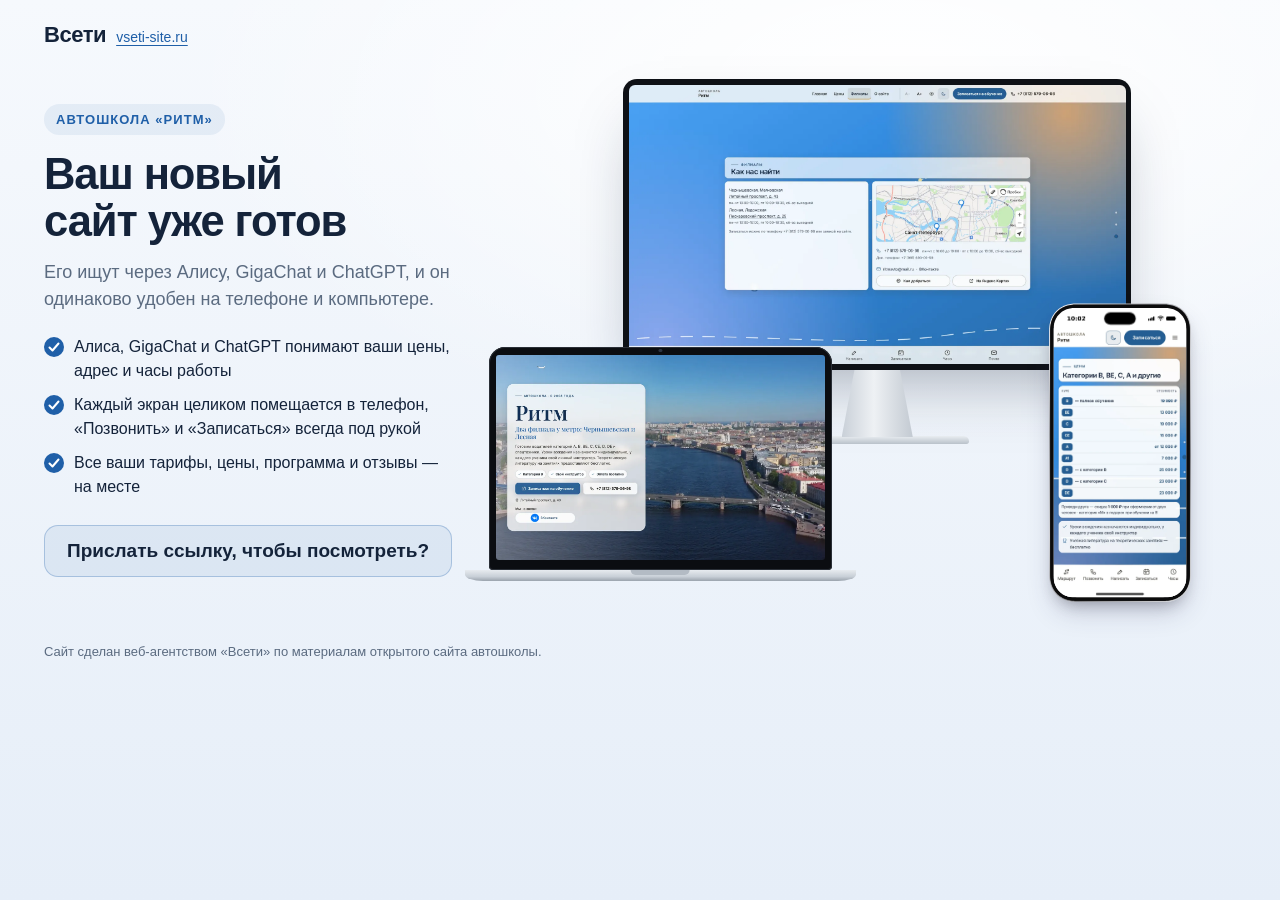
<file: vitrina/index.html>
<!doctype html>
<html lang="ru">
<head>
<meta charset="utf-8">
<meta name="viewport" content="width=device-width, initial-scale=1">
<meta name="robots" content="noindex, nofollow">
<title>Новый сайт автошколы «Ритм» — веб-агентство «Всети»</title>
<style>
@layer stageshow{:where(.ss-phone){position:relative}.ss-phone{flex-shrink:0;box-shadow:0 calc(var(--ps) * 40) calc(var(--ps) * 80) calc(var(--ps) * -16) #32325d40,0 calc(var(--ps) * 24) calc(var(--ps) * 48) calc(var(--ps) * -24) #0000004d}.ss-phone__glass{height:100%}.ss-phone__window{position:relative;overflow:hidden;isolation:isolate}.ss-phone:is([data-frame=pro],[data-frame=silver],[data-frame=bezel],[data-frame=clay],[data-frame=outline],[data-frame=bare]){--ss-phone-glass: #0b0b0c;--ss-phone-rim: #2c2c2d;--ss-phone-seam: #e0dfdc;--ss-phone-line: var(--ss-text-faint, #9a9a9d);background:none}.ss-phone__bands{position:absolute;inset:0;overflow:visible;pointer-events:none}.ss-phone:is([data-frame=pro],[data-frame=silver],[data-frame=bezel],[data-frame=clay],[data-frame=outline]) .ss-phone__glass{position:relative}.ss-phone[data-frame=pro]{--ss-phone-band-1: #e3e3e6;--ss-phone-band-2: #9a9ba0;--ss-phone-band-3: #cfd0d4;--ss-phone-band-4: #85868b;--ss-phone-band-5: #c9cacd}.ss-stage[data-theme=dark] .ss-phone[data-frame=pro],.ss-stage[data-theme=glass] .ss-phone[data-frame=pro][data-dark]{--ss-phone-band-1: #5b5c61;--ss-phone-band-2: #2b2c2f;--ss-phone-band-3: #48494d;--ss-phone-band-4: #232427;--ss-phone-band-5: #404145}.ss-phone[data-frame=silver]{--ss-phone-band-1: #f4f4f6;--ss-phone-band-2: #c9cacf;--ss-phone-band-3: #eeeef1;--ss-phone-band-4: #b9babf;--ss-phone-band-5: #e6e6ea}.ss-phone[data-frame=bezel]{--ss-phone-glass: #111113}.ss-phone[data-frame=clay]{--ss-phone-clay-top: color-mix(in srgb, var(--ss-phone-clay, #ecebe8), #fff 45%);--ss-phone-clay-bottom: color-mix(in srgb, var(--ss-phone-clay, #ecebe8), #000 6%);box-shadow:0 calc(var(--ps) * 30) calc(var(--ps) * 60) calc(var(--ps) * -12) #32325d33,0 calc(var(--ps) * 16) calc(var(--ps) * 32) calc(var(--ps) * -16) #00000029}.ss-stage[data-theme=dark] .ss-phone[data-frame=clay]{--ss-phone-clay-top: color-mix(in srgb, var(--ss-phone-clay, #2a2a2e), #fff 6%);--ss-phone-clay-bottom: var(--ss-phone-clay, #2a2a2e);--ss-phone-seam: #333338}.ss-phone[data-frame=outline]{box-shadow:none}.ss-stage[data-theme=blueprint] .ss-phone[data-frame=outline]{--ss-phone-line: var(--ss-line)}.ss-phone:not([data-frame=android],[data-frame=soft]) .ss-phone__status{height:62px;padding:0}.ss-phone:not([data-frame=android],[data-frame=soft]) .ss-phone__time{position:absolute;top:21.5px;left:0;width:138.5px;line-height:22px;text-align:center}.ss-phone:not([data-frame=android],[data-frame=soft]) .ss-phone__glyphs{position:absolute;top:25.33px;left:285.25px;align-items:flex-start;gap:8px}.ss-phone:not([data-frame=android],[data-frame=soft]) .ss-phone__signal{margin-top:1px}.ss-phone:not([data-frame=android],[data-frame=soft]) .ss-phone__battery{margin-top:.33px}.ss-phone[data-frame=photo]{position:relative;background:none}.ss-phone__photo{position:absolute;z-index:4;background:var(--ss-phone-photo-light, none) center / 100% 100% no-repeat;pointer-events:none}.ss-stage[data-theme=dark] .ss-phone__photo,.ss-phone[data-dark] .ss-phone__photo{background-image:var(--ss-phone-photo-dark, var(--ss-phone-photo-light, none))}.ss-phone[data-frame=android]{background:linear-gradient(150deg,#3a3b3f,#1d1e21 40%,#2f3034 70%,#1a1b1e)}.ss-phone[data-frame=android] .ss-phone__glass{background:#050505}.ss-phone[data-frame=android] .ss-phone__island{top:14px;width:24px;height:24px;border-radius:50%}.ss-phone[data-frame=android] .ss-phone__status{height:48px;padding:0 26px}.ss-phone[data-frame=android] .ss-phone__time{font-family:system-ui,sans-serif;font-size:15px;font-weight:500}.ss-phone[data-frame=android] .ss-phone__content[data-status]{padding-top:48px}.ss-phone[data-frame=android] .ss-phone__home{width:108px;height:4px}.ss-phone[data-frame=soft]{box-shadow:0 0 0 calc(var(--ps) * 1.5) #0a25400d,0 calc(var(--ps) * 30) calc(var(--ps) * 60) calc(var(--ps) * -12) #32325d2e,0 calc(var(--ps) * 18) calc(var(--ps) * 36) calc(var(--ps) * -18) #0000001f}.ss-phone[data-frame=soft] .ss-phone__glass{background:#f6f9fc;box-shadow:inset 0 calc(var(--ps) * -2.9) calc(var(--ps) * 7.2) #0a254038}.ss-stage[data-theme=dark] .ss-phone[data-frame=soft] .ss-phone__glass{background:#1c2433;box-shadow:inset 0 calc(var(--ps) * -2.9) calc(var(--ps) * 7.2) #00000073}.ss-phone__screen{--pt: 1px;position:absolute;top:0;left:0;display:flex;flex-direction:column;overflow:hidden;background:#fff;color:#000;font-family:-apple-system,system-ui,sans-serif;font-size:15px;letter-spacing:-.015em;transform-origin:0 0;-webkit-font-smoothing:antialiased}.ss-phone[data-dark] .ss-phone__screen{background:#000;color:#fff}.ss-phone__status{position:absolute;top:0;right:0;left:0;z-index:2;display:flex;align-items:center;justify-content:space-between;height:54px;padding:0 34px 0 52px;transition:color .3s ease;will-change:transform}.ss-phone__time{font-family:SF Pro Text,-apple-system,system-ui,sans-serif;font-variation-settings:"opsz" 17;font-size:17.67px;font-weight:590;letter-spacing:0}.ss-phone__island{position:absolute;top:var(--ss-island-top, 14px);left:50%;z-index:3;width:var(--ss-island-w, 95px);height:37px;border-radius:18.5px;background:#000;transform:translate(-50%)}.ss-phone__glyphs{display:flex;align-items:center;gap:8px}.ss-phone__glyph{display:block}.ss-phone__content{position:relative;flex:1;min-height:0}.ss-phone__content[data-status]{padding-top:62px}.ss-phone__content:not([data-status]){padding-top:44px}.ss-phone[data-frame=bare] .ss-phone__content{padding-right:8px;padding-left:8px}.ss-phone__home{position:absolute;bottom:8px;left:50%;z-index:2;width:144px;height:5px;border-radius:2.5px;background:currentColor;transform:translate(-50%);transition:color .3s ease;will-change:transform}.ss-lock{position:absolute;inset:0;color:#fff;text-align:center}.ss-lock__date{margin-top:66px;font-size:22px;font-weight:600;letter-spacing:-.01em;opacity:.85}.ss-lock__clock{margin-top:-4px;font-size:112px;font-weight:700;line-height:1;letter-spacing:-.035em;font-variant-numeric:tabular-nums;opacity:.92}.ss-lock__stack{position:absolute;right:0;bottom:118px;left:0;display:flex;flex-direction:column;gap:8px;text-align:left}.ss-lock__stack[data-at=top]{top:290px;bottom:auto}.ss-lock__controls{position:absolute;right:46px;bottom:48px;left:46px;display:flex;justify-content:space-between}.ss-lock__control{display:grid;place-items:center;width:50px;height:50px;border-radius:50%;background:#0a0c1842;backdrop-filter:blur(24px) saturate(1.3);color:#fff}.ss-notification{display:flex;align-items:center;gap:13px;margin:0 18px;padding:14px 17px 14px 14px;border-radius:23px;background:#fcfcfdc2;backdrop-filter:blur(30px) saturate(1.25);box-shadow:0 4px 24px #0000000f;color:#000;text-align:left}.ss-notification[data-banner]{position:absolute;top:56px;right:0;left:0;z-index:2;animation:ss-banner-in .52s cubic-bezier(.2,.9,.25,1) both}@keyframes ss-banner-in{0%{transform:translateY(-110px)}}.ss-notification__icon{display:grid;flex-shrink:0;place-items:center;width:38px;height:38px;overflow:hidden;border-radius:9px;background:var(--ss-accent);color:#fff}.ss-notification__icon:has(>img){background:none}.ss-notification__icon>img{display:block;width:100%;height:100%}.ss-notification__text{display:flex;flex:1;flex-direction:column;min-width:0;font-size:15px;line-height:18px;letter-spacing:-.016em}.ss-notification__head{display:flex;align-items:baseline;gap:8px}.ss-notification__title{flex:1;min-width:0;overflow:hidden;font-weight:600;white-space:nowrap;text-overflow:ellipsis}.ss-notification__time{flex-shrink:0;font-size:12px;letter-spacing:-.005em;color:#3c3c4399}.ss-notification__body{display:-webkit-box;overflow:hidden;-webkit-line-clamp:3;-webkit-box-orient:vertical}.ss-lock[data-size=satellite] .ss-lock__stack{top:232px;bottom:auto}.ss-lock[data-size=satellite][data-clock=off] .ss-lock__stack{top:74px}.ss-notification{will-change:transform}.ss-phone:not([data-dark]) .ss-notification{background:#ffffffeb;box-shadow:0 0 0 .5px #00000014,0 8px 24px #0000001f}.ss-phone__time-bar{display:inline-block;width:30px;height:7px;border-radius:4px;background:currentColor;opacity:.5}}
:root{--ink:#14233a;--muted:#5b6b80;--accent:#1f5fa8;--sand:#ffc94d;--bg1:#f6f9fd;--bg2:#e6eef8}
*{box-sizing:border-box}
html,body{margin:0}
body{font:16px/1.5 -apple-system,"Segoe UI",Roboto,Arial,sans-serif;color:var(--ink);background:radial-gradient(1200px 600px at 70% 10%,#ffffff 0,rgba(255,255,255,0) 60%),linear-gradient(180deg,var(--bg1),var(--bg2));min-height:100vh}
a{color:inherit}
.top{display:flex;align-items:center;justify-content:space-between;max-width:1240px;margin:0 auto;padding:18px 24px}
.brand{display:flex;align-items:baseline;gap:10px;text-decoration:none}
.brand b{font-size:22px;letter-spacing:-.02em}
.brand span{font-size:14px;color:var(--accent);text-decoration:underline;text-underline-offset:3px}
.hero{max-width:1240px;margin:0 auto;padding:10px 24px 40px;display:grid;grid-template-columns:minmax(0,.82fr) minmax(0,1.5fr);gap:36px;align-items:center}
.eyebrow{display:inline-block;font-size:13px;font-weight:600;letter-spacing:.08em;text-transform:uppercase;color:var(--accent);background:rgba(31,95,168,.08);padding:6px 12px;border-radius:999px}
h1{text-wrap:balance;font-size:clamp(30px,3.4vw,48px);line-height:1.08;letter-spacing:-.025em;margin:16px 0 14px}
.lead{font-size:18px;color:var(--muted);margin:0 0 22px;max-width:30em}
.pts{list-style:none;padding:0;margin:0 0 26px;display:grid;gap:10px}
.pts li{display:flex;gap:10px;align-items:flex-start}
.pts li::before{content:"";flex:none;width:20px;height:20px;margin-top:2px;border-radius:50%;background:var(--accent) url("data:image/svg+xml,%3Csvg xmlns='http://www.w3.org/2000/svg' viewBox='0 0 20 20'%3E%3Cpath d='M5.5 10.5l3 3 6-7' fill='none' stroke='%23fff' stroke-width='2' stroke-linecap='round' stroke-linejoin='round'/%3E%3C/svg%3E") center/100% no-repeat}
.cta{display:flex;flex-wrap:wrap;gap:14px;align-items:center}
.btn{display:inline-flex;align-items:center;gap:8px;min-height:52px;padding:0 26px;border-radius:14px;background:var(--accent);color:#fff;font-weight:600;text-decoration:none;box-shadow:0 10px 24px rgba(31,95,168,.28)}
.btn:hover{background:#174a86}
.ask{margin:0;display:inline-flex;align-items:center;min-height:52px;padding:12px 22px;line-height:1.3;border-radius:14px;background:rgba(31,95,168,.08);border:1.5px solid rgba(31,95,168,.28);color:var(--ink);font-size:19px;font-weight:600}
/* сцена с устройствами */
.stage{position:relative;width:100%;aspect-ratio:16/11.2}
.dv{position:absolute}
.dv img{display:block;width:100%;height:100%;object-fit:cover;object-position:center top}
.mon .scr img,.lap .scr img{height:auto}
.mon{left:18%;top:0;width:68%}
.mon .scr{padding:1.1%;background:#0e1116;border-radius:14px;box-shadow:0 30px 60px -20px rgba(20,35,58,.35)}
.mon .scr img{border-radius:6px}
.mon .neck{width:14%;aspect-ratio:1/.95;margin:0 auto;background:linear-gradient(90deg,#c9d0d8,#eef1f4 45%,#c3cad2);clip-path:polygon(18% 0,82% 0,100% 100%,0 100%)}
.mon .foot{width:36%;aspect-ratio:36/1.5;margin:-1px auto 0;border-radius:6px 6px 3px 3px;background:linear-gradient(180deg,#e9edf1,#b9c1ca);box-shadow:0 12px 20px -8px rgba(20,35,58,.4)}
.lap{left:0;bottom:4%;width:46%}
.lap .scr{padding:2.2% 2.2% 3%;background:#0b0d11;border-radius:16px 16px 4px 4px;position:relative;box-shadow:0 0 0 1px #2a2f37 inset}
.lap .scr::before{content:"";position:absolute;top:1%;left:50%;width:.9%;aspect-ratio:1;border-radius:50%;background:#2b3442;transform:translateX(-50%)}
.lap .scr img{border-radius:3px}
.lap .base{position:relative;height:0;padding-bottom:3.2%;margin:0 -7%;background:linear-gradient(180deg,#e7ebef 0,#c8cfd7 60%,#9aa3ad 100%);border-radius:0 0 18px 18px/0 0 60% 60%;box-shadow:0 22px 30px -14px rgba(20,35,58,.45)}
.lap .base::after{content:"";position:absolute;top:0;left:50%;width:15%;height:40%;transform:translateX(-50%);background:#b3bbc4;border-radius:0 0 8px 8px}
.tab{right:1.5%;bottom:3%;width:23%}
.tab .scr{aspect-ratio:820/1180;padding:4.5%;background:#121419;border-radius:22px;box-shadow:0 0 0 2px #c7ced6,0 28px 50px -18px rgba(20,35,58,.45)}
.tab .scr img{border-radius:10px}
.ph{right:6%;bottom:0;width:340px;transform-origin:100% 100%}
.ph-shot{display:block;width:100%;height:auto}
.note{max-width:1240px;margin:0 auto;padding:0 24px 34px;color:var(--muted);font-size:13px}
@media (max-width:600px){
  .stage{aspect-ratio:16/9.8}
  .mon{display:none}
  .lap{left:6%;width:64%;bottom:6%}
  .ph{right:5%}
}
@media (max-width:900px){
  .hero{grid-template-columns:1fr;gap:26px;padding-top:0}
  .stage{order:-1}
  .lead{font-size:16.5px}
}
</style>
</head>
<body>
<header class="top"><a class="brand" href="https://vseti-site.ru/" target="_blank" rel="noopener"><b>Всети</b><span>vseti-site.ru</span></a></header>
<main class="hero">
  <div class="txt">
    <span class="eyebrow">Автошкола «Ритм»</span>
    <h1>Ваш новый сайт уже готов</h1>
    <p class="lead">Его ищут через Алису, GigaChat и ChatGPT, и он одинаково удобен на телефоне и компьютере.</p>
    <ul class="pts">
      <li>Алиса, GigaChat и ChatGPT понимают ваши цены, адрес и часы работы</li>
      <li>Каждый экран целиком помещается в телефон, «Позвонить» и «Записаться» всегда под рукой</li>
      <li>Все ваши тарифы, цены, программа и отзывы — на месте</li>
    </ul>
    <div class="cta">
      <p class="ask">Прислать ссылку, чтобы посмотреть?</p>
    </div>
  </div>
  <div class="stage" id="stage" aria-label="Новый сайт на компьютере, ноутбуке и телефоне">
    <div class="dv mon"><div class="scr"><img src="img/monitor.webp?v=2" alt="" width="1600" height="900"></div><div class="neck"></div><div class="foot"></div></div>
    <div class="dv lap"><div class="scr"><img src="img/laptop.webp?v=2" alt="" width="1280" height="800"></div><div class="base"></div></div>
    <div class="dv ph" id="ph"><div class="ss-phone z-phone" data-frame="pro" style="width: 340px; height: 714.953px; padding: 2.38318px; border-radius: 61.1682px; --ps: 0.794392523364486px;"><svg class="ss-phone__bands" width="100%" height="100%" aria-hidden="true"><defs><linearGradient id="ph-band" x1="0.2" y1="0" x2="0.8" y2="1"><stop offset="0" style="stop-color: var(--ss-phone-band-1);"></stop><stop offset="0.22" style="stop-color: var(--ss-phone-band-2);"></stop><stop offset="0.48" style="stop-color: var(--ss-phone-band-3);"></stop><stop offset="0.74" style="stop-color: var(--ss-phone-band-4);"></stop><stop offset="1" style="stop-color: var(--ss-phone-band-5);"></stop></linearGradient><linearGradient id="ph-clay" x1="0" y1="0" x2="0" y2="1"><stop offset="0" style="stop-color: var(--ss-phone-clay-top);"></stop><stop offset="1" style="stop-color: var(--ss-phone-clay-bottom);"></stop></linearGradient></defs><g transform="translate(10.327102803738317 10.327102803738317)" stroke-linejoin="round"><path d="M262.94 0.00L267.09 0.06L270.49 0.24L273.65 0.53L276.65 0.94L279.51 1.47L282.27 2.11L284.93 2.87L287.50 3.74L289.97 4.72L292.36 5.81L294.65 7.02L296.85 8.33L298.96 9.75L300.98 11.27L302.90 12.90L304.72 14.62L306.45 16.45L308.08 18.37L309.60 20.38L311.02 22.49L312.33 24.70L313.53 26.99L314.63 29.37L315.61 31.85L316.48 34.41L317.24 37.07L317.88 39.83L318.41 42.70L318.82 45.69L319.11 48.85L319.29 52.25L319.35 56.40L319.35 637.90L319.29 642.04L319.11 645.45L318.82 648.60L318.41 651.60L317.88 654.47L317.24 657.23L316.48 659.89L315.61 662.45L314.63 664.92L313.53 667.31L312.33 669.60L311.02 671.80L309.60 673.91L308.08 675.93L306.45 677.85L304.72 679.68L302.90 681.40L300.98 683.03L298.96 684.55L296.85 685.97L294.65 687.28L292.36 688.49L289.97 689.58L287.50 690.56L284.93 691.43L282.27 692.19L279.51 692.83L276.65 693.36L273.65 693.77L270.49 694.06L267.09 694.24L262.94 694.30L56.40 694.30L52.25 694.24L48.85 694.06L45.69 693.77L42.70 693.36L39.83 692.83L37.07 692.19L34.41 691.43L31.85 690.56L29.37 689.58L26.99 688.49L24.70 687.28L22.49 685.97L20.38 684.55L18.37 683.03L16.45 681.40L14.62 679.68L12.90 677.85L11.27 675.93L9.75 673.91L8.33 671.80L7.02 669.60L5.81 667.31L4.72 664.92L3.74 662.45L2.87 659.89L2.11 657.23L1.47 654.47L0.94 651.60L0.53 648.60L0.24 645.45L0.06 642.04L0.00 637.90L0.00 56.40L0.06 52.25L0.24 48.85L0.53 45.69L0.94 42.70L1.47 39.83L2.11 37.07L2.87 34.41L3.74 31.85L4.72 29.37L5.81 26.99L7.02 24.70L8.33 22.49L9.75 20.38L11.27 18.37L12.90 16.45L14.62 14.62L16.45 12.90L18.37 11.27L20.38 9.75L22.49 8.33L24.70 7.02L26.99 5.81L29.37 4.72L31.85 3.74L34.41 2.87L37.07 2.11L39.83 1.47L42.70 0.94L45.69 0.53L48.85 0.24L52.25 0.06L56.40 0.00Z" fill="none" stroke-width="20.654205607476634" stroke="url(#ph-band)"></path><path d="M262.94 0.00L267.09 0.06L270.49 0.24L273.65 0.53L276.65 0.94L279.51 1.47L282.27 2.11L284.93 2.87L287.50 3.74L289.97 4.72L292.36 5.81L294.65 7.02L296.85 8.33L298.96 9.75L300.98 11.27L302.90 12.90L304.72 14.62L306.45 16.45L308.08 18.37L309.60 20.38L311.02 22.49L312.33 24.70L313.53 26.99L314.63 29.37L315.61 31.85L316.48 34.41L317.24 37.07L317.88 39.83L318.41 42.70L318.82 45.69L319.11 48.85L319.29 52.25L319.35 56.40L319.35 637.90L319.29 642.04L319.11 645.45L318.82 648.60L318.41 651.60L317.88 654.47L317.24 657.23L316.48 659.89L315.61 662.45L314.63 664.92L313.53 667.31L312.33 669.60L311.02 671.80L309.60 673.91L308.08 675.93L306.45 677.85L304.72 679.68L302.90 681.40L300.98 683.03L298.96 684.55L296.85 685.97L294.65 687.28L292.36 688.49L289.97 689.58L287.50 690.56L284.93 691.43L282.27 692.19L279.51 692.83L276.65 693.36L273.65 693.77L270.49 694.06L267.09 694.24L262.94 694.30L56.40 694.30L52.25 694.24L48.85 694.06L45.69 693.77L42.70 693.36L39.83 692.83L37.07 692.19L34.41 691.43L31.85 690.56L29.37 689.58L26.99 688.49L24.70 687.28L22.49 685.97L20.38 684.55L18.37 683.03L16.45 681.40L14.62 679.68L12.90 677.85L11.27 675.93L9.75 673.91L8.33 671.80L7.02 669.60L5.81 667.31L4.72 664.92L3.74 662.45L2.87 659.89L2.11 657.23L1.47 654.47L0.94 651.60L0.53 648.60L0.24 645.45L0.06 642.04L0.00 637.90L0.00 56.40L0.06 52.25L0.24 48.85L0.53 45.69L0.94 42.70L1.47 39.83L2.11 37.07L2.87 34.41L3.74 31.85L4.72 29.37L5.81 26.99L7.02 24.70L8.33 22.49L9.75 20.38L11.27 18.37L12.90 16.45L14.62 14.62L16.45 12.90L18.37 11.27L20.38 9.75L22.49 8.33L24.70 7.02L26.99 5.81L29.37 4.72L31.85 3.74L34.41 2.87L37.07 2.11L39.83 1.47L42.70 0.94L45.69 0.53L48.85 0.24L52.25 0.06L56.40 0.00Z" fill="none" stroke-width="15.88785046728972" style="stroke: var(--ss-phone-rim);"></path><path d="M262.94 0.00L267.09 0.06L270.49 0.24L273.65 0.53L276.65 0.94L279.51 1.47L282.27 2.11L284.93 2.87L287.50 3.74L289.97 4.72L292.36 5.81L294.65 7.02L296.85 8.33L298.96 9.75L300.98 11.27L302.90 12.90L304.72 14.62L306.45 16.45L308.08 18.37L309.60 20.38L311.02 22.49L312.33 24.70L313.53 26.99L314.63 29.37L315.61 31.85L316.48 34.41L317.24 37.07L317.88 39.83L318.41 42.70L318.82 45.69L319.11 48.85L319.29 52.25L319.35 56.40L319.35 637.90L319.29 642.04L319.11 645.45L318.82 648.60L318.41 651.60L317.88 654.47L317.24 657.23L316.48 659.89L315.61 662.45L314.63 664.92L313.53 667.31L312.33 669.60L311.02 671.80L309.60 673.91L308.08 675.93L306.45 677.85L304.72 679.68L302.90 681.40L300.98 683.03L298.96 684.55L296.85 685.97L294.65 687.28L292.36 688.49L289.97 689.58L287.50 690.56L284.93 691.43L282.27 692.19L279.51 692.83L276.65 693.36L273.65 693.77L270.49 694.06L267.09 694.24L262.94 694.30L56.40 694.30L52.25 694.24L48.85 694.06L45.69 693.77L42.70 693.36L39.83 692.83L37.07 692.19L34.41 691.43L31.85 690.56L29.37 689.58L26.99 688.49L24.70 687.28L22.49 685.97L20.38 684.55L18.37 683.03L16.45 681.40L14.62 679.68L12.90 677.85L11.27 675.93L9.75 673.91L8.33 671.80L7.02 669.60L5.81 667.31L4.72 664.92L3.74 662.45L2.87 659.89L2.11 657.23L1.47 654.47L0.94 651.60L0.53 648.60L0.24 645.45L0.06 642.04L0.00 637.90L0.00 56.40L0.06 52.25L0.24 48.85L0.53 45.69L0.94 42.70L1.47 39.83L2.11 37.07L2.87 34.41L3.74 31.85L4.72 29.37L5.81 26.99L7.02 24.70L8.33 22.49L9.75 20.38L11.27 18.37L12.90 16.45L14.62 14.62L16.45 12.90L18.37 11.27L20.38 9.75L22.49 8.33L24.70 7.02L26.99 5.81L29.37 4.72L31.85 3.74L34.41 2.87L37.07 2.11L39.83 1.47L42.70 0.94L45.69 0.53L48.85 0.24L52.25 0.06L56.40 0.00Z" fill="none" stroke-width="14.69626168224299" style="stroke: var(--ss-phone-glass);"></path></g></svg><div class="ss-phone__glass" style="padding: 7.94393px; border-radius: 58.785px;"><div class="ss-phone__window" style="width: 319.346px; height: 694.299px; clip-path: path(&quot;M 262.94 0 L 267.09 0.06 L 270.49 0.24 L 273.65 0.53 L 276.65 0.94 L 279.51 1.47 L 282.27 2.11 L 284.93 2.87 L 287.5 3.74 L 289.97 4.72 L 292.36 5.81 L 294.65 7.02 L 296.85 8.33 L 298.96 9.75 L 300.98 11.27 L 302.9 12.9 L 304.72 14.62 L 306.45 16.45 L 308.08 18.37 L 309.6 20.38 L 311.02 22.49 L 312.33 24.7 L 313.53 26.99 L 314.63 29.37 L 315.61 31.85 L 316.48 34.41 L 317.24 37.07 L 317.88 39.83 L 318.41 42.7 L 318.82 45.69 L 319.11 48.85 L 319.29 52.25 L 319.35 56.4 L 319.35 637.9 L 319.29 642.04 L 319.11 645.45 L 318.82 648.6 L 318.41 651.6 L 317.88 654.47 L 317.24 657.23 L 316.48 659.89 L 315.61 662.45 L 314.63 664.92 L 313.53 667.31 L 312.33 669.6 L 311.02 671.8 L 309.6 673.91 L 308.08 675.93 L 306.45 677.85 L 304.72 679.68 L 302.9 681.4 L 300.98 683.03 L 298.96 684.55 L 296.85 685.97 L 294.65 687.28 L 292.36 688.49 L 289.97 689.58 L 287.5 690.56 L 284.93 691.43 L 282.27 692.19 L 279.51 692.83 L 276.65 693.36 L 273.65 693.77 L 270.49 694.06 L 267.09 694.24 L 262.94 694.3 L 56.4 694.3 L 52.25 694.24 L 48.85 694.06 L 45.69 693.77 L 42.7 693.36 L 39.83 692.83 L 37.07 692.19 L 34.41 691.43 L 31.85 690.56 L 29.37 689.58 L 26.99 688.49 L 24.7 687.28 L 22.49 685.97 L 20.38 684.55 L 18.37 683.03 L 16.45 681.4 L 14.62 679.68 L 12.9 677.85 L 11.27 675.93 L 9.75 673.91 L 8.33 671.8 L 7.02 669.6 L 5.81 667.31 L 4.72 664.92 L 3.74 662.45 L 2.87 659.89 L 2.11 657.23 L 1.47 654.47 L 0.94 651.6 L 0.53 648.6 L 0.24 645.45 L 0.06 642.04 L 0 637.9 L 0 56.4 L 0.06 52.25 L 0.24 48.85 L 0.53 45.69 L 0.94 42.7 L 1.47 39.83 L 2.11 37.07 L 2.87 34.41 L 3.74 31.85 L 4.72 29.37 L 5.81 26.99 L 7.02 24.7 L 8.33 22.49 L 9.75 20.38 L 11.27 18.37 L 12.9 16.45 L 14.62 14.62 L 16.45 12.9 L 18.37 11.27 L 20.38 9.75 L 22.49 8.33 L 24.7 7.02 L 26.99 5.81 L 29.37 4.72 L 31.85 3.74 L 34.41 2.87 L 37.07 2.11 L 39.83 1.47 L 42.7 0.94 L 45.69 0.53 L 48.85 0.24 L 52.25 0.06 L 56.4 0 Z&quot;);"><div class="ss-phone__screen" style="width: 402px; height: 874px; transform: scale(0.794393); --ss-screen-r: 64px;"><div class="ss-phone__status"><span class="ss-phone__time">10:02</span><span class="ss-phone__glyphs"><svg viewBox="0 0 20.33 13.67" width="20.33" height="13.67" class="ss-phone__glyph ss-phone__signal"><rect x="0" y="7.34" width="3.333" height="6.33" rx="1.667" fill="currentColor"></rect><rect x="5.667" y="5" width="3.333" height="8.67" rx="1.667" fill="currentColor"></rect><rect x="11.334" y="2.67" width="3.333" height="11" rx="1.667" fill="currentColor"></rect><rect x="17.000999999999998" y="0" width="3.333" height="13.67" rx="1.667" fill="currentColor"></rect></svg><svg viewBox="0 0 19.33 14.33" width="19.33" height="14.33" class="ss-phone__glyph ss-phone__wifi"><path fill-rule="evenodd" fill="currentColor" d="M0.415933 5.54283C0.902185 6.04412 1.66017 5.95818 2.27513 5.41393C4.30595 3.58064 6.83731 2.63535 9.66901 2.63535C12.5007 2.63535 15.0464 3.60928 17.0629 5.41393C17.6636 5.97251 18.4215 6.0298 18.9221 5.54283C19.4226 5.02722 19.4942 4.2538 18.9793 3.70954C16.8341 1.51819 13.3302 0 9.66901 0C6.00783 0 2.48965 1.53251 0.358727 3.72387C-0.156127 4.2538 -0.0989213 5.02722 0.415933 5.55715L0.415933 5.54283ZM3.94841 9.13779C4.50617 9.68205 5.22124 9.62476 5.85051 9.10915C6.88022 8.29276 8.25316 7.73418 9.66901 7.7485C11.0706 7.7485 12.4435 8.29276 13.4875 9.12347C14.1168 9.63908 14.8605 9.66773 15.4039 9.12347C15.9331 8.57921 16.0189 7.7485 15.4611 7.23289C14.0739 5.98683 11.9859 5.11315 9.68332 5.11315C7.38077 5.11315 5.27845 5.98683 3.9055 7.23289C3.41925 7.69121 3.31914 8.47896 3.96271 9.13779L3.94841 9.13779ZM8.72511 13.8929C9.34008 14.4801 9.98365 14.4801 10.5986 13.8929L11.757 12.7757C12.372 12.1742 12.5007 11.4151 11.7999 10.8995C11.2136 10.4841 10.4699 10.212 9.66901 10.212C8.86813 10.212 8.11015 10.4841 7.53809 10.9138C6.83731 11.4151 6.98033 12.1885 7.59529 12.7757L8.73942 13.8929L8.72511 13.8929Z"></path></svg><svg viewBox="0 0 29.33 13.67" width="29.33" height="13.67" class="ss-phone__glyph ss-phone__battery"><path fill="currentColor" d="M0 6.4C0 4.15979 0 3.03969 0.435974 2.18404C0.819467 1.43139 1.43139 0.819467 2.18404 0.435974C3.03969 0 4.15979 0 6.4 0L19.933 0C22.1732 0 23.2933 0 24.149 0.435974C24.9016 0.819467 25.5135 1.43139 25.897 2.18404C26.333 3.03969 26.333 4.15979 26.333 6.4L26.333 7.26666C26.333 9.50687 26.333 10.627 25.897 11.4826C25.5135 12.2353 24.9016 12.8472 24.149 13.2307C23.2933 13.6667 22.1732 13.6667 19.933 13.6667L6.4 13.6667C4.15979 13.6667 3.03969 13.6667 2.18404 13.2307C1.43139 12.8472 0.819467 12.2353 0.435974 11.4826C0 10.627 0 9.50687 0 7.26666L0 6.4Z"></path><path fill-rule="evenodd" fill="currentColor" transform="translate(27.33 4.33)" d="M0 0L0 5C0.601505 4.8625 2 3.75 2 2.5C2 1.25 0.601505 0.1375 0 0Z"></path></svg></span></div><span class="ss-phone__island"></span><div class="ss-phone__content" data-status="true"><img class="ph-shot" src="img/phone.webp?v=2" alt="Новый сайт автошколы «Ритм» на телефоне" width="393" height="794"></div><span class="ss-phone__home"></span></div></div></div></div></div>
  </div>
</main>
<p class="note">Сайт сделан веб-агентством «Всети» по материалам открытого сайта автошколы.</p>
<script>
(function(){var st=document.getElementById('stage'),ph=document.getElementById('ph');
function fit(){var k=st.clientWidth*(innerWidth<=600?0.27:0.19)/340;ph.style.transform='scale('+k+')';}
fit();addEventListener('resize',fit);})();
</script>
</body>
</html>
</file>
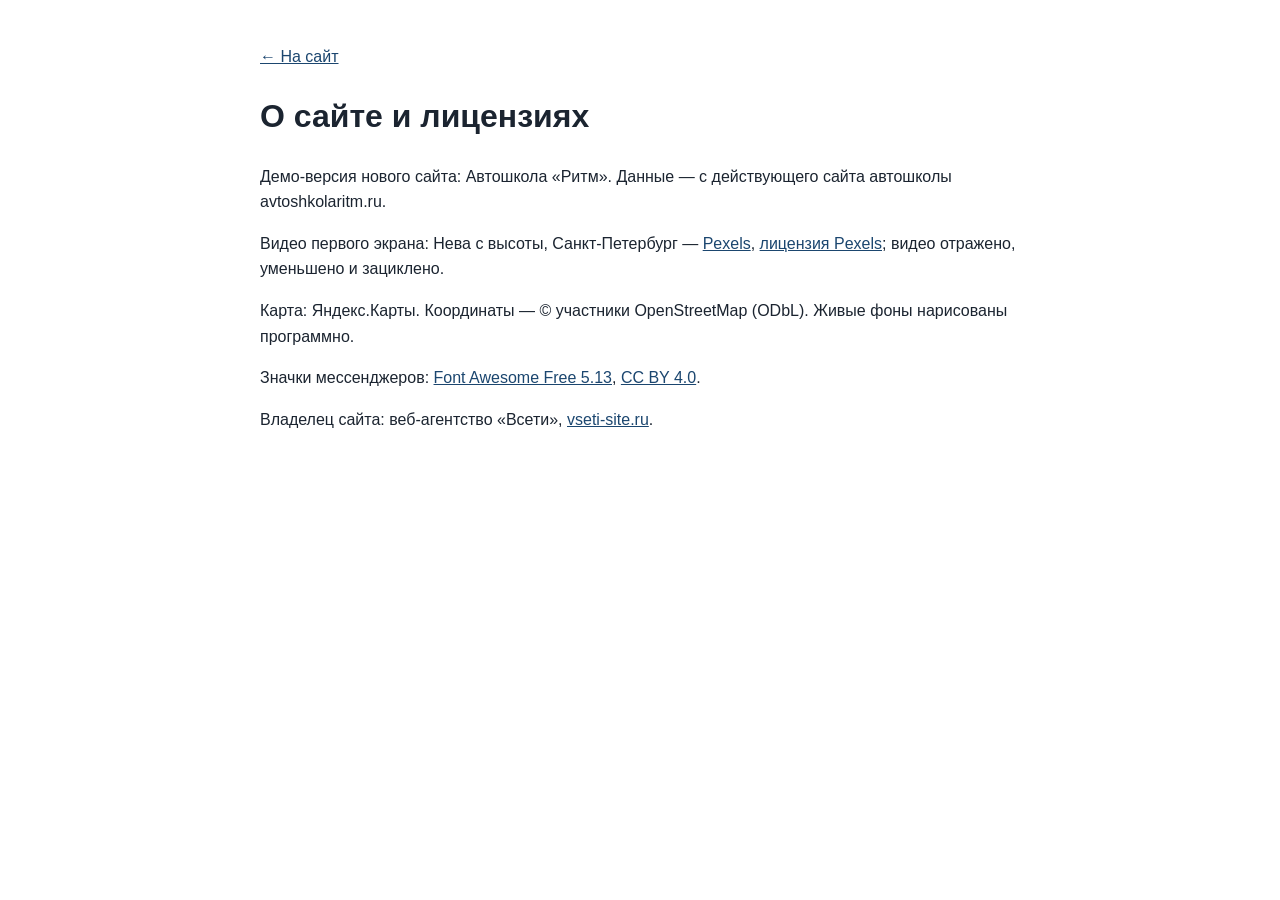
<file: credits.html>
<!doctype html><html lang="ru"><head><meta charset="utf-8"><meta name="viewport" content="width=device-width,initial-scale=1"><meta name="robots" content="noindex"><title>О сайте — Автошкола «Ритм»</title>
<style>body{font:16px/1.6 Inter,Arial,sans-serif;max-width:760px;margin:0 auto;padding:28px 18px;color:#1b2430}a{color:#1b466f}</style></head><body>
<p><a href="./">← На сайт</a></p><h1>О сайте и лицензиях</h1>
<p>Демо-версия нового сайта: Автошкола «Ритм». Данные — с действующего сайта автошколы avtoshkolaritm.ru.</p>
<p>Видео первого экрана: Нева с высоты, Санкт-Петербург — <a href="https://www.pexels.com/video/5105175/" target="_blank" rel="noopener">Pexels</a>, <a href="https://www.pexels.com/license/" target="_blank" rel="noopener">лицензия Pexels</a>; видео отражено, уменьшено и зациклено.</p>
<p>Карта: Яндекс.Карты. Координаты — © участники OpenStreetMap (ODbL). Живые фоны нарисованы программно.</p>
<p>Значки мессенджеров: <a href="https://fontawesome.com" target="_blank" rel="noopener">Font Awesome Free 5.13</a>, <a href="https://creativecommons.org/licenses/by/4.0/" target="_blank" rel="noopener">CC BY 4.0</a>.</p>
<p>Владелец сайта: веб-агентство «Всети», <a href="https://vseti-site.ru" target="_blank" rel="noopener">vseti-site.ru</a>.</p>
</body></html>
</file>
<file: css/etalon.css>
/* ==========================================================================
   Эталон нотариуса. Общий слой поверх встроенных стилей index.html:
   видео-первый экран, «жидкое стекло», интерьеры на фоне экранов,
   шапка и нижняя панель со второго экрана, карточки Spotlight Card.
   ========================================================================== */

/* плавное проявление подсветки рамки (Chrome/Safari/Firefox новых версий) */
@property --hl{syntax:'<number>';inherits:true;initial-value:0}

:root{
  --glass:rgba(0,0,0,.4);
  --glass-blur:4px;
  --spot:255,196,108;          /* тёплый янтарь под интерьеры */
  --spring:cubic-bezier(.2,.9,.3,1.35);
}

/* ---------- светлый текст на тёмном стекле для всего, что лежит на фото ---------- */
.sec:not(.sec-hero),.hdr,.bar,.mmenu{
  --card:rgba(0,0,0,.4); --card-rgb:0,0,0;
  --text:#fff; --muted:rgba(255,255,255,.84);
  --line:rgba(255,255,255,.3); --line2:rgba(255,255,255,.2);
  --accent:#ecd9ac; --accent-d:#f6e9c8; --accent-l:#d3bc8a; --accent-soft:rgba(255,255,255,.13);
  --bg:rgba(0,0,0,.3); --bg2:transparent; --bg3:rgba(255,255,255,.13);
  --on-accent:#1d170b;
  --shadow:0 1px 12px rgba(0,0,0,.35); --shadow-lg:0 18px 50px rgba(0,0,0,.5);
  --ok:#8fe3a8; --bad:#ff9f96;
  color:#fff;
}
.sec:not(.sec-hero){background:#2b2319}
.sec:not(.sec-hero) .sec-scroll{
  position:relative;z-index:1;
  padding-top:calc(var(--hdr-h) / var(--zc,1) + 12px);padding-bottom:calc(var(--bar-h) + 12px);
  text-shadow:0 1px 2px rgba(0,0,0,.45)
}
.sec:not(.sec-hero) :is(input,select,textarea,button.btn,.btn){text-shadow:none}

/* ---------- фон экранов: интерьеры, затемнение ровно 50% ---------- */
.sec-bg{position:absolute;inset:0;z-index:0;overflow:hidden;pointer-events:none;background:#2b2319}
.sec-bg picture{display:block;width:100%;height:100%}
.sec-bg img{display:block;width:100%;height:100%;object-fit:cover;opacity:0;transition:opacity .9s ease}
.sec-bg img.ld,html:not(.js) .sec-bg img{opacity:1}
.sec-bg::after{content:"";position:absolute;inset:0;background:rgba(0,0,0,.5)}

/* ==========================================================================
   Жидкое стекло
   ========================================================================== */
.glass,
.sec:not(.sec-hero) :is(.sec-head,.svc,.step,.rev,.rsum,.cred,.cbox,.fq,.about-txt,.tf-card,.quote,.ilink,.chips li,.foot,.rate-chip){
  position:relative;isolation:isolate;
  background:var(--glass);
  -webkit-backdrop-filter:blur(var(--glass-blur));backdrop-filter:blur(var(--glass-blur));
  border:0;border-radius:var(--radius);
  box-shadow:0 8px 30px rgba(0,0,0,.14);
}
/* тонкая светлая рамка-градиент; рядом с курсором рамка разгорается (--hl, --x, --y) */
.glass::after,
.sec:not(.sec-hero) :is(.sec-head,.svc,.step,.rev,.rsum,.cred,.cbox,.fq,.about-txt,.tf-card,.quote,.ilink,.chips li,.foot,.rate-chip)::after{
  content:"";position:absolute;inset:0;border-radius:inherit;padding:1.4px;pointer-events:none;z-index:2;
  background:
    radial-gradient(230px circle at var(--x,50%) var(--y,50%),rgba(255,226,160,calc(var(--hl,0)*1)),rgba(var(--spot),calc(var(--hl,0)*.65)) 38%,transparent 72%),
    linear-gradient(160deg,rgba(255,255,255,.58) 0%,rgba(255,255,255,.16) 22%,rgba(255,255,255,0) 44%,rgba(255,255,255,0) 60%,rgba(255,255,255,.16) 82%,rgba(255,255,255,.5) 100%);
  -webkit-mask:linear-gradient(#000 0 0) content-box,linear-gradient(#000 0 0);
  -webkit-mask-composite:xor;mask-composite:exclude;
}
.sec:not(.sec-hero) .sec-head{display:block;width:fit-content;max-width:100%;border-radius:18px;padding:14px 22px 16px;margin-bottom:16px}
.sec:not(.sec-hero) .sec-head .h2{margin-top:8px}
.sec:not(.sec-hero) .sec-head .lead{margin-top:8px}
.sec:not(.sec-hero) .sec-head .demo-note{background:rgba(255,255,255,.1);border-left-color:var(--accent)}

/* ==========================================================================
   Spotlight Card: пятно света под курсором внутри карточки (::before),
   подсветка рамки рядом с курсором (::after выше), «прыжок» scale + тень.
   Позицию --x/--y ставит один общий обработчик pointermove (js/etalon.js).
   ========================================================================== */
.glow{position:relative;isolation:isolate;--hov:1.035}
.glow::before{
  content:"";position:absolute;inset:0;border-radius:inherit;pointer-events:none;z-index:-1;
  background:
    radial-gradient(340px circle at var(--x,50%) var(--y,50%),rgba(var(--spot),.5),rgba(var(--spot),.2) 38%,transparent 72%);
  opacity:0;transition:opacity .35s ease;
}
.glow.lit{--hl:1}
.glow.lit::before{opacity:1}
.glow{transition:scale .38s var(--spring),box-shadow .32s ease,--hl .3s ease}
.glow.rv{transition:opacity .7s ease var(--rvd),translate .7s ease var(--rvd),scale .38s var(--spring),box-shadow .32s ease,--hl .3s ease}
@media (hover:hover) and (pointer:fine){
  .glow:hover{scale:var(--hov);z-index:6;box-shadow:0 24px 54px rgba(0,0,0,.5),0 0 34px rgba(var(--spot),.2)}
}
/* ---------- «Контакты» («Как нас найти»): плашки при наведении и касании загораются жёлтым — яркая рамка и мягкое
   свечение вокруг; размер не меняется (никаких увеличений и сдвигов раскладки), видно в обеих темах ---------- */
:root{--gy-ring:255,208,80;--gy-glow:255,200,64}
html[data-theme="light"]{--gy-ring:232,154,0;--gy-glow:255,186,30}
#contacts .glow{--gy:0 0 0 2.5px rgba(var(--gy-ring),.98),0 0 22px 4px rgba(var(--gy-glow),.66),0 0 58px 14px rgba(var(--gy-glow),.32),0 8px 30px rgba(0,0,0,.14);
  --gy0:0 0 0 0 rgba(var(--gy-ring),0),0 0 0 0 rgba(var(--gy-glow),0),0 0 0 0 rgba(var(--gy-glow),0),0 8px 30px rgba(0,0,0,.14)}
@media (hover:hover) and (pointer:fine){
  #contacts .glow:hover{scale:1;box-shadow:var(--gy)}
  /* заголовок с рейтингом: когда курсор на значке рейтинга, светится только значок */
  #contacts .sec-head:has(.rate-chip:hover):hover{box-shadow:var(--gy0)}
}
#contacts .glow.tap{animation:cGlowTap 1.4s ease-out,glowHl .62s ease-out}
@keyframes cGlowTap{0%{box-shadow:var(--gy0)}14%,62%{box-shadow:var(--gy)}100%{box-shadow:var(--gy0)}}
html[data-hc="1"] #contacts .glow:hover{outline:3px solid #ffd400;outline-offset:2px}
/* крупные плашки берут нижнюю границу 1,03: 3,5 % от 600 px — это уже 20 px */
.hero-plq,.about-txt,.tf-card,.sec-head,.cbox{--hov:1.03}

/* касание на телефоне: вспышка пятна в точке касания и подпрыгивание */
.glow.tap{animation:glowTap .62s var(--spring),glowHl .62s ease-out}
.glow.tap::before{animation:spotFlash .62s ease-out}
@keyframes glowTap{0%{scale:1}38%{scale:var(--tap,1.045)}100%{scale:1}}
@keyframes glowHl{0%{--hl:0}22%{--hl:1}100%{--hl:0}}
@keyframes spotFlash{0%{opacity:0}18%{opacity:1}100%{opacity:0}}

/* ---------- появление блоков при входе на экран ---------- */
.rv{--rvd:calc(var(--i,0) * 90ms);opacity:0;transform:none;translate:0 18px;
  transition:opacity .7s ease var(--rvd),translate .7s ease var(--rvd)}
.sec.active .rv{opacity:1;transform:none;translate:0 0}
/* первый экран: блоки стартуют сами (экран активен с загрузки), по очереди после слова */
.sec-hero .rv{--rvd:calc(var(--hero-d,1.8s) + var(--i,0) * 140ms);opacity:1;translate:0 0}
.sec-hero .kicker.rv{--rvd:.45s}
/* анимация заголовка стартует — скрипт ставит .go, и остальные блоки выходят следом за словом */
.sec-hero.go .rv{animation:heroIn .9s cubic-bezier(.2,.7,.2,1) var(--rvd) both}
html.js .sec-hero:not(.go) .rv{opacity:0;translate:0 18px;animation:heroSafe .01s linear 5s forwards}
@keyframes heroIn{from{opacity:0;translate:0 18px}to{opacity:1;translate:0 0}}
@keyframes heroSafe{to{opacity:1;translate:0 0}}

/* ==========================================================================
   Первый экран
   ========================================================================== */
.sec-hero{background:#8fb1d4;color:#fff;
  /* А−/А+ первый экран не трогают: страница в zoom, экран — встречный zoom (как шапка), поэтому он на любой ступени
     выглядит ровно как при 100 %. Единицы vw/vh и высота экрана считаются от окна без поправки. */
  zoom:calc(1 / var(--zc,1)); --vwu:1vw; --vhu:1vh;
  /* высота — та же видимая, что у остальных экранов (скрипт кладёт её в --vhr); 100vh во встроенном браузере Telegram на Android
     считается при спрятанной верхней панели и выше видимой части — первый экран выходил выше, и все следующие съезжали вниз */
  --vh:var(--vhr, calc(100 * var(--vhu)))}
.hero-bg{position:absolute;inset:0;overflow:hidden;background:#9db9d6 url(../img/hero-poster.jpg) 54% 50%/cover no-repeat}
.hero-video{position:absolute;inset:0;width:100%;height:100%;object-fit:cover;object-position:54% 50%;background:transparent}
.hero-clouds{
  position:absolute;left:0;top:0;width:100%;height:58%;pointer-events:none;opacity:0;transition:opacity 2.4s ease;
  -webkit-mask-image:linear-gradient(180deg,#000 0%,#000 36%,rgba(0,0,0,.55) 66%,transparent 100%);
          mask-image:linear-gradient(180deg,#000 0%,#000 36%,rgba(0,0,0,.55) 66%,transparent 100%)
}
.hero-clouds.on{opacity:1}
/* угасание к низу рисует сам шейдер (js/clouds.js): маска на canvas — лишний проход на каждый кадр */
.hero-clouds.baked{-webkit-mask-image:none;mask-image:none}
/* точки-переходы по краю не растут с А+: иначе на ступенях 130–150 % они наезжают на плашки первого экрана и карточки */
.dots{zoom:calc(1 / var(--zc,1))}

.sec-hero .sec-scroll{position:relative;z-index:1;padding:26px clamp(20px,calc(3.4*var(--vwu,1vw)),64px);display:flex;flex-direction:column}
.sec-hero .wrap{max-width:none;margin:auto 0}
.hero-plq{
  --plq-w:clamp(500px,calc(38*var(--vwu,1vw)),660px);--plq-pad:clamp(24px,calc(2.4*var(--vwu,1vw)),36px);
  width:min(100%,var(--plq-w));padding:var(--plq-pad);border-radius:28px;
  color:#fff;text-shadow:0 1px 3px rgba(0,0,0,.5);
  animation:plqIn .9s ease both
}
@keyframes plqIn{from{opacity:0;translate:0 14px}to{opacity:1;translate:0 0}}
.hero-plq .kicker{color:#f6e6bd;font-size:12.5px;letter-spacing:.15em}
.hero-plq .kicker::before{background:#f6e6bd}
.hero-h1{margin:14px 0 0;font-weight:500}
.hw{
  display:inline-block;font-family:var(--serif);font-weight:500;line-height:1.06;letter-spacing:-.005em;color:#fff;
  font-size:calc((var(--plq-w) - 2 * var(--plq-pad)) / 4.9);
  text-shadow:0 2px 22px rgba(0,0,0,.35),0 1px 2px rgba(0,0,0,.4);white-space:nowrap
}
.hn{display:block;margin-top:6px;font-family:var(--serif);font-weight:500;font-size:clamp(20px,calc(1.9*var(--vwu,1vw)),28px);line-height:1.2;color:#f7ecd2}
.hero-lead{margin-top:16px;max-width:none;font-size:clamp(15px,calc(1.15*var(--vwu,1vw)),17px);line-height:1.5;color:rgba(255,255,255,.94)}
.hero-addr{margin-top:10px;font-size:14px}
.hero-addr .addr-link{color:#fff;border-bottom-color:rgba(255,255,255,.55)}
.hero-addr .addr-link:hover{color:#f6e6bd}
.hero-cta{display:flex;flex-wrap:wrap;gap:12px;margin-top:22px}
.btn-glass{
  min-height:52px;padding:0 26px;font-size:16px;color:#fff;border:0;background:var(--glass);
  -webkit-backdrop-filter:blur(var(--glass-blur));backdrop-filter:blur(var(--glass-blur));text-shadow:none
}
.btn-glass:hover{background:var(--glass);color:#fff}
.btn-glass.btn-book{background:rgba(var(--spot),.9);color:#2a1d07;font-weight:700;box-shadow:0 8px 26px rgba(var(--spot),.3)}
.btn-glass.btn-book:hover{background:rgba(var(--spot),.95);color:#2a1d07}
.btn-glass.btn-book::after{display:none}
.btn-glass.btn-book::before{background:radial-gradient(160px circle at var(--x,50%) var(--y,50%),rgba(255,255,255,.75),rgba(255,255,255,.25) 45%,transparent 75%)}
.btn-glass .ico{width:19px;height:19px}
.hero-plq .status{margin-top:16px;background:rgba(0,0,0,.28);border-color:rgba(255,255,255,.3);text-shadow:none}

/* ==========================================================================
   Шапка и нижняя панель: только со второго экрана
   ========================================================================== */
.hdr{
  background:var(--glass);-webkit-backdrop-filter:blur(8px);backdrop-filter:blur(8px);border-bottom:0;
  transition:transform .5s var(--ease),opacity .35s ease,visibility 0s linear 0s
}
.hdr::after{content:"";position:absolute;left:0;right:0;bottom:0;height:1px;background:linear-gradient(90deg,transparent,rgba(255,255,255,.45),transparent)}
body[data-sec="0"] .hdr{transform:translateY(-105%);opacity:0;visibility:hidden;pointer-events:none;transition:transform .45s var(--ease),opacity .3s ease,visibility 0s linear .45s}
.hdr-in{max-width:1440px;padding:0 28px;gap:18px}
.brand-s{color:rgba(255,255,255,.78)}
.brand-n{font-size:16px;font-weight:600;color:#fff;text-shadow:0 1px 3px rgba(0,0,0,.4)}
.nav{gap:2px}
.nav-a{color:#fff;opacity:.9;font-size:14.5px;padding:10px 12px;white-space:nowrap}
.brand{flex:none}
.nav-a:hover,.nav-a.cur,.nav > li.open > .nav-a{background:rgba(255,255,255,.14);opacity:1}
.nav-a.cur{box-shadow:inset 0 -2px 0 rgba(var(--spot),.95)}
.hdr-tools{margin-left:10px;gap:10px}
.hdr .tool{color:#fff;opacity:.9}
.hdr .tool:hover{background:rgba(255,255,255,.14);opacity:1}
.hdr .btn-primary{background:rgba(var(--spot),.95);border-color:transparent;color:#2a1d07;font-weight:700}
.hdr .btn-primary:hover{background:#ffd998;color:#2a1d07}
.hdr-tel{display:inline-flex;align-items:center;gap:8px;min-height:44px;padding:0 6px;font-weight:600;font-size:15px;white-space:nowrap;color:#fff;border-radius:10px}
.hdr-tel .ico{width:18px;height:18px}
.hdr-tel:hover{color:#ffe2a8}
.mega{background:rgba(24,19,12,.9);-webkit-backdrop-filter:blur(16px);backdrop-filter:blur(16px);border:1px solid rgba(255,255,255,.2)}
.mega-it:hover{background:rgba(255,255,255,.12)}
.lang-dd{background:rgba(24,19,12,.92);-webkit-backdrop-filter:blur(16px);backdrop-filter:blur(16px);border:1px solid rgba(255,255,255,.22);color:#fff}
.lang-dd a:hover,.lang-dd button:hover{background:rgba(255,255,255,.12)}
.lang-dd a.cur{color:#ffe2a8}
/* размер текста, контраст, тема: прямо на плашке, рядом с языком */
.hdr-a11y{display:flex;align-items:center;gap:2px;margin-left:2px;padding-left:8px;border-left:1px solid rgba(255,255,255,.28)}
.hdr-a11y .tool{width:44px;height:44px}
.hdr #hcBtn[aria-pressed="true"]{background:rgba(255,226,168,.2);color:#ffe2a8;opacity:1}
.hdr .tool:disabled{opacity:.35;cursor:default}
.hdr .tool:disabled:hover{background:none}
.mm-tools{display:none}

.bar{
  background:var(--glass);-webkit-backdrop-filter:blur(8px);backdrop-filter:blur(8px);border-top:0;box-shadow:none;
  transition:transform .5s var(--ease),opacity .35s ease,visibility 0s linear 0s
}
.bar::before{content:"";position:absolute;left:0;right:0;top:0;height:1px;background:linear-gradient(90deg,transparent,rgba(255,255,255,.45),transparent)}
body[data-sec="0"] .bar{transform:translateY(105%);opacity:0;visibility:hidden;pointer-events:none;transition:transform .45s var(--ease),opacity .3s ease,visibility 0s linear .45s}
.bi{color:#fff;opacity:.88}
.bi:hover{background:rgba(255,255,255,.14);opacity:1}
.bi.cur{color:#ffe2a8}

.dots button::after{background:#fff;opacity:.6;box-shadow:0 0 0 1px rgba(0,0,0,.35)}
.dots button.cur::after{background:rgb(var(--spot));opacity:1}

.mmenu{background:rgba(22,17,11,.93);-webkit-backdrop-filter:blur(14px);backdrop-filter:blur(14px);color:#fff;bottom:var(--bar-h)}
.mmenu .macc-list button:hover{background:rgba(255,255,255,.12)}
.mmenu .mmenu-foot .btn{justify-content:center;padding:0 22px;font-size:16px}
.mmenu .btn-primary{background:rgba(var(--spot),.95);border-color:transparent;color:#2a1d07;font-weight:700}
.mmenu .btn-ghost{border-color:rgba(255,255,255,.4);color:#fff}
.mm-set{margin-top:16px;display:grid;gap:10px}
.mm-row{display:flex;flex-wrap:wrap;gap:8px;align-items:center}
.mm-lbl{width:56px;font-size:13px;color:var(--muted);text-transform:uppercase;letter-spacing:.08em}
.mmenu .mm-row a,.mmenu .mm-row button{display:inline-flex;width:auto;min-width:44px;min-height:44px;padding:0 12px;justify-content:center;align-items:center;
  border:1px solid rgba(255,255,255,.28);border-radius:10px;font-size:14px;font-weight:600}
.mmenu .mm-row a.cur{color:#ffe2a8;border-color:#ffe2a8}
.mmenu .mm-row .ico{width:20px;height:20px}
/* на телефоне те же четыре кнопки одним заметным рядом в меню */
.mmenu .mm-tools{grid-template-columns:repeat(4,1fr);gap:8px;padding:10px;border:1px solid rgba(255,226,168,.4);border-radius:14px;background:rgba(255,255,255,.07)}
.mmenu .mm-tools button{display:inline-flex;width:100%;min-height:52px;justify-content:center;align-items:center;border:1px solid rgba(255,255,255,.28);border-radius:10px;font-size:16px;font-weight:700;background:rgba(0,0,0,.25);padding:0}
.mmenu .mm-tools button .ico{width:22px;height:22px}
.mmenu .mm-tools button[aria-pressed="true"]{border-color:#ffe2a8;color:#ffe2a8;background:rgba(255,226,168,.14)}
.mmenu .mm-tools button:disabled{opacity:.4}

/* ==========================================================================
   Экраны: карточки на стекле
   ========================================================================== */
.sec:not(.sec-hero) .kicker{color:#f1deb0}
.sec:not(.sec-hero) .kicker::before{background:#f1deb0}
.sec:not(.sec-hero) .h2{font-size:clamp(26px,calc(3*var(--vwu,1vw)),38px)}
.sec:not(.sec-hero) .svc:hover{transform:none;border-color:transparent}
.svc .cic,.cred .cic,.cl .cic,.mega-it .cic{background:rgba(255,255,255,.14);color:#f6e9c8}
.svc small{color:rgba(255,255,255,.8)}
.about-txt{padding:20px 24px}
.sec:not(.sec-hero) .about-txt .quote{background:rgba(255,255,255,.09);border-left:3px solid rgb(var(--spot));border-radius:0 12px 12px 0;-webkit-backdrop-filter:none;backdrop-filter:none;box-shadow:none}
.sec:not(.sec-hero) .about-txt .quote::after{display:none}
.chips li{background:var(--glass);border-radius:999px}
.creds .cred{padding:14px 16px;min-height:68px}
.cred > div{min-width:0;flex:1 1 auto}

/* ---------- «Оплата»: ровные значки ----------
   Карточка занимает ту же ширину и высоту, что соседние. Если четыре значка помещаются в строку —
   идут одним рядом от левого до правого края; иначе сетка 2×2 с одинаковыми колонками, а все карточки
   «Реквизитов» выравниваются по высоте (grid-auto-rows:1fr). Размер решает ширина самой колонки
   (container query), а не окна — поэтому одинаково на 1280, 1366, 1440, 1920, планшете и в режиме «А+». */
.about-side{container:aside / inline-size}
.pay-pills,.cred .pay-pills,.cl .pay-pills{
  display:grid;grid-template-columns:repeat(2,minmax(0,1fr));gap:6px;width:100%;margin-top:3px
}
.pay-pill{
  display:flex;align-items:center;justify-content:center;min-width:0;min-height:26px;padding:2px 8px;
  font-size:12.5px;line-height:1.2;text-align:center;white-space:nowrap;box-sizing:border-box
}
.pay-pill .ico{display:none}
.pay-pill.pay-logo{padding:2px 8px;min-height:26px}
.pay-pill.pay-logo img{height:15px}
.pay-pill.pay-logo img[src$="sbp.svg"]{height:17px}
.creds .cred:has(.pay-pills){padding-top:10px;padding-bottom:10px}
.creds .cred:has(.pay-pills) small{line-height:1.25}
@container aside (min-width:405px){
  .cred .pay-pills{grid-template-columns:repeat(4,auto);justify-content:space-between;max-width:430px}
}
@container aside (max-width:404px){
  .creds{grid-auto-rows:1fr}
}

.steps::before{display:none}
.steps{gap:14px;list-style:none;padding:0}
.step{padding:20px 16px 20px;text-align:left}
.step-n{background:rgba(255,255,255,.14);border-color:rgba(var(--spot),.85);color:#f6e9c8}
.step p{color:rgba(255,255,255,.88)}

.rsum,.rev{padding:20px 22px}
.rsum .big{color:#f6e9c8}
.rev p{color:#fff}

.faq{gap:0 16px}
.faq-col{gap:12px}
.fq{border-bottom:0;padding:2px 18px}
.fq > button{padding:14px 2px}
.fq-a p{padding:0 2px 14px;color:rgba(255,255,255,.88)}
.fq > button .pl{border-color:rgba(255,255,255,.4)}

.cbox{padding:16px 18px}
.cl{gap:9px}
.mapbox{padding:12px}
.fld input,.fld select,.fld textarea{background:rgba(0,0,0,.34);color:#fff;border-color:rgba(255,255,255,.34);text-shadow:none}
.fld input::placeholder,.fld textarea::placeholder{color:rgba(255,255,255,.55)}
.fld select option{color:#111;background:#fff}
.fld input:focus,.fld select:focus,.fld textarea:focus{border-color:rgb(var(--spot));box-shadow:0 0 0 3px rgba(var(--spot),.28)}
.map{background:rgba(0,0,0,.25)}
.sec:not(.sec-hero) .btn-primary{background:rgba(var(--spot),.95);border-color:transparent;color:#2a1d07;font-weight:700}
.sec:not(.sec-hero) .btn-primary:hover{background:#ffd998;color:#2a1d07}
.sec:not(.sec-hero) .btn-ghost{background:rgba(0,0,0,.3);color:#fff;border-color:rgba(255,255,255,.4)}
.sec:not(.sec-hero) .btn-ghost:hover{border-color:rgb(var(--spot));color:#ffe2a8}
.info-links .ilink{color:#fff;padding:9px 18px}
.info-links .ilink:hover{background:var(--glass)}

/* рейтинг Яндекс.Карт в «Контактах» */
.sec-head-rate{display:flex!important;align-items:center;justify-content:space-between;gap:18px;flex-wrap:wrap;width:100%!important;padding:14px 18px 14px 24px!important}
.sec-head-rate .sh-txt .h2{margin-top:6px}
.rate-chip{display:flex;align-items:center;gap:12px;padding:8px 18px 8px 10px;border-radius:14px;color:#fff;text-decoration:none;text-shadow:none}
.rate-chip .ym{width:40px;height:40px;flex:none}
.rate-chip .badge-r{display:flex;align-items:center;gap:8px}
.rate-chip .badge-r b{font-size:26px;line-height:1;font-weight:600}
.rate-chip .stars svg{width:17px;height:17px}
.rate-chip small{display:block;margin-top:3px;font-size:13px;color:var(--muted);white-space:nowrap}

.foot{margin-top:16px;padding:12px 18px;border-top:0;border-radius:14px;align-items:center}
.foot > div:first-child{flex:1 1 0;min-width:0}
.foot a{color:#fff}

/* фокус с клавиатуры виден на любом фоне */
.sec :focus-visible,.hdr :focus-visible,.bar :focus-visible,.mmenu :focus-visible{outline:3px solid #ffe2a8;outline-offset:2px}

/* ==========================================================================
   Адаптив
   ========================================================================== */
@media screen and (max-width:1439px){
  .hdr-tel{width:44px;padding:0;justify-content:center}
  .hdr-tel span{display:none}
  .hdr-tel:hover{background:rgba(255,255,255,.14)}
  .nav-a{padding:10px 9px}
}
/* на ноутбуках поуже телефон на плашке не помещается (он есть в нижней панели и в меню) */
@media screen and (max-width:1366px){.hdr-tel{display:none}}
@media screen and (max-width:860px){
  .hdr-a11y{display:none}
}
@media (max-width:860px){
  .mmenu .mm-tools{display:grid}
}
/* таджикская и киргизская версии: пункты меню длиннее — телефон на плашке только значком до 1680 px, меню-бургер на экранах до 1320 px */
@media screen and (min-width:1440px) and (max-width:1679px){
  html[lang="tg"] .hdr-tel,html[lang="ky"] .hdr-tel{width:44px;padding:0;justify-content:center}
  html[lang="tg"] .hdr-tel span,html[lang="ky"] .hdr-tel span{display:none}
}
@media screen and (min-width:1280px) and (max-width:1319px){
  html[lang="tg"] .nav,html[lang="ky"] .nav,html[lang="tg"] .hdr-tel,html[lang="ky"] .hdr-tel{display:none}
  html[lang="tg"] .burger,html[lang="ky"] .burger{display:grid}
  html[lang="tg"] .hdr-book,html[lang="ky"] .hdr-book{display:inline-flex}
  html[lang="tg"] .hdr-tools,html[lang="ky"] .hdr-tools{margin-left:auto}
  html[lang="tg"] .hdr-in,html[lang="ky"] .hdr-in{padding:0 18px}
}
@media screen and (max-width:1279px){
  .nav,.hdr-tel{display:none}
  .burger{display:grid}
  .hdr-book{display:inline-flex}
  .hdr-tools{margin-left:auto}
  .hdr-in{padding:0 18px}
}
@media (max-width:767px){
  .sec-bg{background:#2b2319}
  .sec:not(.sec-hero) .sec-scroll{padding-bottom:calc(var(--bar-h) + 12px)}
  .sec:not(.sec-hero) .sec-head{padding:12px 16px 14px;margin-bottom:14px;border-radius:14px}
  .step{padding:14px}
  .fq{padding:0 14px}
  .rsum,.rev{padding:16px}
  .sec-head-rate{padding:12px 14px!important}
  .rate-chip{padding:6px 12px 6px 8px}
  .rate-chip .ym{width:34px;height:34px}
  .rate-chip .badge-r b{font-size:22px}
  .rate-chip .stars svg{width:14px;height:14px}
  .foot{padding:10px 14px}
}
/* первый экран: пороги настоящие (@media screen не пересчитывается под А+), он всегда как при 100 % */
@media screen and (max-width:767px){
  .sec-hero .sec-scroll{padding:16px 14px calc(18px + env(safe-area-inset-bottom,0px))}
  .sec-hero .wrap{margin:auto 0 0}
  .hero-plq{--plq-pad:18px;width:100%;padding:18px 18px 20px;border-radius:22px}
  .hero-plq .kicker{font-size:11.5px;letter-spacing:.1em}
  .hero-h1{margin-top:10px}
  .hw{font-size:clamp(44px,calc(16.2*var(--vwu,1vw)),76px)}
  .hn{font-size:clamp(19px,calc(5.4*var(--vwu,1vw)),26px)}
  .hero-lead{margin-top:12px;font-size:14.5px}
  .hero-addr{display:none}
  .hero-cta{margin-top:16px;gap:10px;flex-wrap:nowrap}
  .btn-glass{min-height:50px;padding:0 14px;font-size:15px;flex:1 1 0;gap:8px}
  .hero-plq .status{margin-top:12px;font-size:12.5px}
  .hero-video,.hero-bg{object-position:55% 50%;background-position:55% 50%}
  .hero-clouds{height:52%}
}
@media (max-width:767px){
  .dots{right:-15px}
}
@media screen and (max-width:600px){
  .hdr-in{padding:0 12px;gap:8px}
  .brand-n{font-size:15px}
  .hdr-book{padding:0 14px;font-size:14px}
}
/* ---------- очень узкая раскладка: телефон при увеличенном тексте (ширина окна ÷ масштаб ≤ 340) ----------
   Пороги @media при «А+» пересчитываются движком под масштаб, поэтому эти правила включаются и на узких
   телефонах без увеличения, и на обычных телефонах при 115–150 %: ничего не вылезает за край, без горизонтальной прокрутки. */
@media screen and (max-width:340px){
  .hdr-in{padding:0 8px;gap:4px}
  .hdr-book{display:none}
  .brand-n{font-size:12px}
  .tool-lang{padding:0 6px}
}
@media (max-width:340px){
  .bi{padding:8px 0}
  .bi span{position:absolute;width:1px;height:1px;overflow:hidden;clip:rect(0 0 0 0);white-space:nowrap}
  .svc-grid{grid-template-columns:1fr}
  .btn:not(.btn-glass),.btn-sm:not(.btn-glass){white-space:normal;line-height:1.2;padding-top:9px;padding-bottom:9px;text-align:center}
  .rate-chip small{white-space:normal}
  .rsum .btn{width:100%}
  .foot .fl{display:flex;flex-wrap:wrap}
  .modal{padding:10px}
  .mbox{padding:18px 14px 14px}
  .mbox h3{font-size:18px;overflow-wrap:anywhere}
  .mhead{gap:10px}
  .mhead .cic{display:none}
  .mbox h3{overflow-wrap:break-word}
  .hours-t{font-size:14px}
  .hours-t td{padding:9px 3px}
  .info-tabs button{padding:7px 10px}
  .bk-inline{grid-template-columns:1fr}
  .bk-inline .bk-opt{flex-direction:row;justify-content:flex-start;gap:12px;min-height:52px;padding:8px 14px;text-align:left}
}
/* первый экран при ширине ≤340 px: настоящие пороги (см. выше), как при 100 % */
@media screen and (max-width:340px){
  .hero-cta{flex-wrap:wrap}
  .btn-glass{flex:1 1 100%;white-space:normal;line-height:1.2;padding-top:9px;padding-bottom:9px;text-align:center}
}
/* колонки сеток не растягиваются под длинное слово или поле ввода: страница никогда не выходит за край */
.svc-grid>*,.steps>*,.reviews>*,.faq>*,.contacts>*,.about>*,.mbox{min-width:0}
@media screen and (max-width:479px){
  :root{--hdr-h:56px}
  .brand-t{display:flex}
  .brand{flex:1 1 0;min-width:0}
  .brand-s{font-size:9px;letter-spacing:.14em}
  .brand-n{font-size:12.5px;white-space:normal;line-height:1.12}
}
@media (max-width:479px){
  .bi{font-size:12px;letter-spacing:-.03em;padding:6px 0}
  .bi span{overflow:visible;text-overflow:clip}
  .mmenu .mmenu-foot .btn{flex:1 1 100%}
}
@media screen and (max-height:700px) and (min-width:768px){
  .hero-lead{display:none}
  .hero-cta{margin-top:16px}
}

/* ---------- без анимаций, если пользователь так просит ---------- */
@media (prefers-reduced-motion:reduce){
  .sec-hero.go .rv,html.js .sec-hero:not(.go) .rv,.hero-plq{animation:none;opacity:1;translate:0 0}
  .glow,.glow.rv{transition:none}
  .rv{transition:none;translate:0 0;opacity:1}
  .hero-clouds{transition:none}
}

/* ==========================================================================
   Две темы (кнопка солнце/луна на плашке). По умолчанию data-theme="light" (как и было).
   Светлая: светлое матовое стекло плашек, окна и формы светлые, текст тёмный; фон экранов — те же фото
   с тем же затемнением 50 %, что и в тёмной базе. Тёмная: глубокий почти чёрный фон, плотное тёмное стекло,
   светлый текст, фото сильно затемнены. Первый экран (видео, облака, чайки, слово) читается в обеих:
   в светлой плашка светлая с тёмным текстом, в тёмной — тёмная со светлым.
   Выше (без data-theme) — базовый вид «тёмное стекло»; светлая тема переопределяет его ниже.
   ========================================================================== */
/* ----- тёмная: глубже ----- */
html[data-theme="dark"]{--glass:rgba(9,9,12,.74);--glass-blur:6px}
html[data-theme="dark"] .sec-hero{--glass:rgba(6,7,10,.52);--glass-blur:6px}
html[data-theme="dark"] .sec:not(.sec-hero),html[data-theme="dark"] .sec-bg{background:#070707}
html[data-theme="dark"] .sec-bg::after{background:rgba(3,4,7,.86)}
html[data-theme="dark"] .hdr,html[data-theme="dark"] .bar{background:rgba(5,5,7,.86)}
html[data-theme="dark"] .mmenu{background:rgba(6,6,8,.98)}
html[data-theme="dark"] .mega,html[data-theme="dark"] .lang-dd{background:rgba(7,7,9,.97)}
html[data-theme="dark"] .fld input,html[data-theme="dark"] .fld select,html[data-theme="dark"] .fld textarea{background:rgba(0,0,0,.55)}

/* ----- светлая ----- */
html[data-theme="light"]:not([data-hc="1"]){--glass:rgba(255,255,255,.7);--glass-blur:8px}
html[data-theme="light"]:not([data-hc="1"]) .sec-hero{--glass:rgba(255,253,248,.66);--glass-blur:12px}
html[data-theme="light"]:not([data-hc="1"]) .sec:not(.sec-hero),html[data-theme="light"]:not([data-hc="1"]) .hdr,html[data-theme="light"]:not([data-hc="1"]) .bar,html[data-theme="light"]:not([data-hc="1"]) .mmenu{
  --card:rgba(255,255,255,.74); --card-rgb:255,255,255;
  --text:#1b160e; --muted:#4d4332;
  --line:rgba(70,50,15,.30); --line2:rgba(70,50,15,.17);
  --accent:#7a5718; --accent-d:#5a3d0b; --accent-l:#a3813f; --accent-soft:rgba(122,87,24,.13);
  --bg:rgba(255,255,255,.5); --bg2:transparent; --bg3:rgba(70,50,15,.08);
  --on-accent:#fff;
  --shadow:0 1px 12px rgba(70,50,15,.14); --shadow-lg:0 18px 50px rgba(70,50,15,.26);
  --ok:#1d7443; --bad:#b0332a;
  color:#1b160e
}
html[data-theme="light"]:not([data-hc="1"]) .sec:not(.sec-hero) .sec-scroll{text-shadow:none}
html[data-theme="light"]:not([data-hc="1"]) .glass,
html[data-theme="light"]:not([data-hc="1"]) .sec:not(.sec-hero) :is(.sec-head,.svc,.step,.rev,.rsum,.cred,.cbox,.fq,.about-txt,.tf-card,.quote,.ilink,.chips li,.foot,.rate-chip){
  box-shadow:0 8px 28px rgba(70,50,15,.16),inset 0 1px 0 rgba(255,255,255,.8)
}
html[data-theme="light"]:not([data-hc="1"]) .glass::after,
html[data-theme="light"]:not([data-hc="1"]) .sec:not(.sec-hero) :is(.sec-head,.svc,.step,.rev,.rsum,.cred,.cbox,.fq,.about-txt,.tf-card,.quote,.ilink,.chips li,.foot,.rate-chip)::after{
  background:
    radial-gradient(230px circle at var(--x,50%) var(--y,50%),rgba(214,150,40,calc(var(--hl,0)*1)),rgba(var(--spot),calc(var(--hl,0)*.7)) 38%,transparent 72%),
    linear-gradient(160deg,rgba(255,255,255,.95) 0%,rgba(120,88,30,.22) 28%,rgba(120,88,30,.12) 62%,rgba(255,255,255,.9) 100%)
}
html[data-theme="light"]:not([data-hc="1"]) .glow:hover{box-shadow:0 24px 54px rgba(70,50,15,.3),0 0 34px rgba(var(--spot),.3)}
html[data-theme="light"]:not([data-hc="1"]) .sec:not(.sec-hero) .sec-head .demo-note{background:rgba(70,50,15,.07)}
/* первый экран */
html[data-theme="light"]:not([data-hc="1"]) .hero-plq{color:#1b160e;text-shadow:none}
html[data-theme="light"]:not([data-hc="1"]) .hero-plq .kicker{color:#7a5718}
html[data-theme="light"]:not([data-hc="1"]) .hero-plq .kicker::before{background:#7a5718}
html[data-theme="light"]:not([data-hc="1"]) .hw{color:#17120a;text-shadow:0 1px 0 rgba(255,255,255,.5)}
html[data-theme="light"]:not([data-hc="1"]) .hn{color:#4b3a18}
html[data-theme="light"]:not([data-hc="1"]) .hero-lead{color:rgba(27,22,14,.92)}
html[data-theme="light"]:not([data-hc="1"]) .hero-addr .addr-link{color:#1b160e;border-bottom-color:rgba(27,22,14,.45)}
html[data-theme="light"]:not([data-hc="1"]) .hero-addr .addr-link:hover{color:#7a5718}
html[data-theme="light"]:not([data-hc="1"]) .btn-glass{color:#1b160e}
html[data-theme="light"]:not([data-hc="1"]) .btn-glass:hover{color:#1b160e}
html[data-theme="light"]:not([data-hc="1"]) .btn-glass.btn-book,html[data-theme="light"]:not([data-hc="1"]) .btn-glass.btn-book:hover{color:#2a1d07}
html[data-theme="light"]:not([data-hc="1"]) .hero-plq .status{background:rgba(255,255,255,.6);border-color:rgba(70,50,15,.25);color:#1b160e}
/* шапка, нижняя полоса, меню */
html[data-theme="light"]:not([data-hc="1"]) .hdr,html[data-theme="light"]:not([data-hc="1"]) .bar{background:rgba(255,253,248,.82)}
html[data-theme="light"]:not([data-hc="1"]) .hdr::after,html[data-theme="light"]:not([data-hc="1"]) .bar::before{background:linear-gradient(90deg,transparent,rgba(90,65,25,.35),transparent)}
html[data-theme="light"]:not([data-hc="1"]) .brand-s{color:rgba(60,45,20,.72)}
html[data-theme="light"]:not([data-hc="1"]) .brand-n{color:#1b160e;text-shadow:none}
html[data-theme="light"]:not([data-hc="1"]) .nav-a{color:#1b160e}
html[data-theme="light"]:not([data-hc="1"]) .nav-a:hover,html[data-theme="light"]:not([data-hc="1"]) .nav-a.cur,html[data-theme="light"]:not([data-hc="1"]) .nav > li.open > .nav-a{background:rgba(70,50,15,.09)}
html[data-theme="light"]:not([data-hc="1"]) .nav-a.cur{box-shadow:inset 0 -2px 0 #c08a28}
html[data-theme="light"]:not([data-hc="1"]) .hdr .tool{color:#1b160e}
html[data-theme="light"]:not([data-hc="1"]) .hdr .tool:hover{background:rgba(70,50,15,.09)}
html[data-theme="light"]:not([data-hc="1"]) .hdr-tel{color:#1b160e}
html[data-theme="light"]:not([data-hc="1"]) .hdr-tel:hover{color:#7a5718}
html[data-theme="light"]:not([data-hc="1"]) .hdr-a11y{border-left-color:rgba(70,50,15,.28)}
html[data-theme="light"]:not([data-hc="1"]) .hdr #hcBtn[aria-pressed="true"]{background:rgba(192,138,40,.22);color:#5a3d0b}
html[data-theme="light"]:not([data-hc="1"]) .mega,html[data-theme="light"]:not([data-hc="1"]) .lang-dd{background:rgba(255,252,246,.97);border-color:rgba(70,50,15,.2);color:#1b160e}
html[data-theme="light"]:not([data-hc="1"]) .mega-it:hover,html[data-theme="light"]:not([data-hc="1"]) .lang-dd a:hover,html[data-theme="light"]:not([data-hc="1"]) .lang-dd button:hover{background:rgba(70,50,15,.08)}
html[data-theme="light"]:not([data-hc="1"]) .lang-dd a.cur{color:#7a5718}
html[data-theme="light"]:not([data-hc="1"]) .bi{color:#1b160e}
html[data-theme="light"]:not([data-hc="1"]) .bi:hover{background:rgba(70,50,15,.09)}
html[data-theme="light"]:not([data-hc="1"]) .bi.cur{color:#7a5718}
html[data-theme="light"]:not([data-hc="1"]) .mmenu{background:rgba(255,252,246,.98);color:#1b160e}
html[data-theme="light"]:not([data-hc="1"]) .mmenu .macc-list button:hover{background:rgba(70,50,15,.08)}
html[data-theme="light"]:not([data-hc="1"]) .mmenu .btn-ghost{border-color:rgba(70,50,15,.4);color:#1b160e}
html[data-theme="light"]:not([data-hc="1"]) .mmenu .mm-row a,html[data-theme="light"]:not([data-hc="1"]) .mmenu .mm-row button,html[data-theme="light"]:not([data-hc="1"]) .mmenu .mm-tools button{border-color:rgba(70,50,15,.3)}
html[data-theme="light"]:not([data-hc="1"]) .mmenu .mm-row a.cur{color:#7a5718;border-color:#c08a28}
html[data-theme="light"]:not([data-hc="1"]) .mmenu .mm-tools{border-color:rgba(192,138,40,.5);background:rgba(70,50,15,.06)}
html[data-theme="light"]:not([data-hc="1"]) .mmenu .mm-tools button{background:rgba(255,255,255,.7)}
html[data-theme="light"]:not([data-hc="1"]) .mmenu .mm-tools button[aria-pressed="true"]{border-color:#c08a28;color:#5a3d0b;background:rgba(192,138,40,.2)}
/* содержимое экранов */
html[data-theme="light"]:not([data-hc="1"]) .strong-lbl,html[data-theme="light"]:not([data-hc="1"]) .sec:not(.sec-hero) > .sec-scroll .about > div > .strong-lbl{color:rgba(255,255,255,.9);text-shadow:0 1px 2px rgba(0,0,0,.55)}
html[data-theme="light"]:not([data-hc="1"]) .sec:not(.sec-hero) .kicker{color:#7a5718}
html[data-theme="light"]:not([data-hc="1"]) .sec:not(.sec-hero) .kicker::before{background:#7a5718}
html[data-theme="light"]:not([data-hc="1"]) .svc .cic,html[data-theme="light"]:not([data-hc="1"]) .cred .cic,html[data-theme="light"]:not([data-hc="1"]) .cl .cic,html[data-theme="light"]:not([data-hc="1"]) .mega-it .cic{background:rgba(122,87,24,.12);color:#5a3d0b}
html[data-theme="light"]:not([data-hc="1"]) .svc small{color:rgba(27,22,14,.78)}
html[data-theme="light"]:not([data-hc="1"]) .sec:not(.sec-hero) .about-txt .quote{background:rgba(70,50,15,.07)}
html[data-theme="light"]:not([data-hc="1"]) .step-n{background:rgba(255,255,255,.75);border-color:rgba(192,138,40,.9);color:#5a3d0b}
html[data-theme="light"]:not([data-hc="1"]) .step p{color:rgba(27,22,14,.86)}
html[data-theme="light"]:not([data-hc="1"]) .rsum .big{color:#5a3d0b}
html[data-theme="light"]:not([data-hc="1"]) .rev p{color:#1b160e}
html[data-theme="light"]:not([data-hc="1"]) .fq-a p{color:rgba(27,22,14,.86)}
html[data-theme="light"]:not([data-hc="1"]) .fq > button .pl{border-color:rgba(70,50,15,.4)}
html[data-theme="light"]:not([data-hc="1"]) .fld input,html[data-theme="light"]:not([data-hc="1"]) .fld select,html[data-theme="light"]:not([data-hc="1"]) .fld textarea{background:rgba(255,255,255,.88);color:#1b160e;border-color:rgba(70,50,15,.32)}
html[data-theme="light"]:not([data-hc="1"]) .fld input::placeholder,html[data-theme="light"]:not([data-hc="1"]) .fld textarea::placeholder{color:rgba(27,22,14,.5)}
html[data-theme="light"]:not([data-hc="1"]) .map{background:rgba(255,255,255,.45)}
html[data-theme="light"]:not([data-hc="1"]) .sec:not(.sec-hero) .btn-ghost{background:rgba(255,255,255,.62);color:#1b160e;border-color:rgba(70,50,15,.38)}
html[data-theme="light"]:not([data-hc="1"]) .sec:not(.sec-hero) .btn-ghost:hover{border-color:#c08a28;color:#5a3d0b}
html[data-theme="light"]:not([data-hc="1"]) .info-links .ilink{color:#1b160e}
html[data-theme="light"]:not([data-hc="1"]) .rate-chip{color:#1b160e}
html[data-theme="light"]:not([data-hc="1"]) .foot a{color:#1b160e}
html[data-theme="light"]:not([data-hc="1"]) .sec :focus-visible,html[data-theme="light"]:not([data-hc="1"]) .hdr :focus-visible,html[data-theme="light"]:not([data-hc="1"]) .bar :focus-visible,html[data-theme="light"]:not([data-hc="1"]) .mmenu :focus-visible{outline-color:#a06a10}
html[data-theme="light"]:not([data-hc="1"]) .pay-pill:not(.pay-logo){background:rgba(255,255,255,.7)}

/* ---------- режим для слабовидящих: чистый чёрный экран без стекла ---------- */
html[data-hc="1"] .sec:not(.sec-hero){background:#000}
html[data-hc="1"] .sec-hero{background:#000}
html[data-hc="1"] .glass,html[data-hc="1"] .hdr,html[data-hc="1"] .bar,html[data-hc="1"] .mmenu,html[data-hc="1"] .btn-glass,
html[data-hc="1"] .sec:not(.sec-hero) :is(.sec-head,.svc,.step,.rev,.rsum,.cred,.cbox,.fq,.about-txt,.tf-card,.quote,.ilink,.chips li,.foot,.rate-chip){
  background:#000!important;border:2px solid #fff!important;-webkit-backdrop-filter:none!important;backdrop-filter:none!important;box-shadow:none!important}
html[data-hc="1"] .glass::after,html[data-hc="1"] .glow::before,html[data-hc="1"] .hdr::after,html[data-hc="1"] .bar::before,
html[data-hc="1"] .sec:not(.sec-hero) :is(.sec-head,.svc,.step,.rev,.rsum,.cred,.cbox,.fq,.about-txt,.tf-card,.quote,.ilink,.chips li,.foot,.rate-chip)::after{display:none!important}
html[data-hc="1"] .hero-clouds,html[data-hc="1"] .hero-gulls,html[data-hc="1"] .sd-canvas,html[data-hc="1"] .hero-video{display:none!important}
html[data-hc="1"] .btn-glass.btn-book,html[data-hc="1"] .hdr .btn-primary,html[data-hc="1"] .sec:not(.sec-hero) .btn-primary{background:#ffe14d!important;color:#000!important}
html[data-hc="1"] .hw,html[data-hc="1"] .hn{text-shadow:none}
html[data-hc="1"] .btn-glass.btn-book *,html[data-hc="1"] .sec:not(.sec-hero) .btn-primary *{color:#000!important}

/* язык виден и на телефоне (правка Сергея 17.10) */
@media screen and (max-width:700px){.tool-lang{padding:0 8px;gap:4px}.hdr-tools{gap:6px}}

/* ==========================================================================
   Материалы конторы (модалка): обычные абзацы и списки, ссылки внутри строки;
   текст по ширине с переносами слов (мягкие переносы ставит js, hyphens:auto — запас).
   На телефоне — по левому краю с переносами, чтобы не было «рек» из больших пробелов.
   ========================================================================== */
.info-i > div{display:none}
.info-i.open > div{display:block}
.info-i p,.info-i li{
  display:block;margin:0 0 10px;text-align:justify;text-justify:inter-word;
  -webkit-hyphens:auto;hyphens:auto;hyphenate-limit-chars:7 3 3;overflow-wrap:break-word;word-break:normal
}
.info-i li{display:list-item;margin:0 0 5px}
.info-i a:not(.info-f),.info-i b,.info-i strong,.info-i em,.info-i span{display:inline;margin:0;padding:0}
.info-i a:not(.info-f){color:var(--accent-d);text-decoration:underline;text-underline-offset:3px;overflow-wrap:anywhere;word-break:break-all}
.info-i p:has(> b){text-align:left}
.info-i h4,.info-i > button span:first-child{text-align:left;hyphens:manual}
@media (max-width:480px){
  .info-i p,.info-i li{text-align:left}
}

/* ==========================================================================
   Обратный звонок: плашка переворачивается (3D flip) в форму; лицевая и обратная стороны лежат в одной
   ячейке сетки, поэтому высота плашки не прыгает. Переворот: поворот до ребра, смена стороны, поворот обратно.
   ========================================================================== */
.flipc{display:grid;transform-origin:50% 50%;will-change:auto}
.flipc > .flip-front,.flipc > .flip-back{grid-area:1/1;min-width:0;align-self:center}
/* в окне высота меняется в момент, когда плашка стоит ребром: показываем только одну сторону */
.flipc-swap:not(.show-back) > .flip-back,.flipc-swap.show-back > .flip-front{display:none}
.flipc:not(.show-back) > .flip-back,.flipc.show-back > .flip-front{visibility:hidden;pointer-events:none}
.flipc > .flip-back h3{font-size:19px;font-weight:600}
.flipc > .flip-back .fdesc{color:var(--muted);font-size:13.5px;margin-top:6px}
.bk-opt{font-family:inherit;cursor:pointer;width:100%}
button.bk-opt{appearance:none;-webkit-appearance:none}
.fld label .opt{font-weight:400;opacity:.72}
.cb-actions{display:grid;grid-template-columns:auto 1fr;gap:10px;margin-top:4px}
.cb-actions .btn{min-height:46px;padding:0 14px;font-size:14.5px;gap:8px}
.cb-actions .btn span{white-space:normal;text-align:center;line-height:1.2}
/* письмо на почту: адрес рядом с кнопкой «Скопировать адрес» (в окне и в сообщении после отправки) */
.mail-line{display:flex;align-items:center;gap:6px 14px;flex-wrap:wrap;margin-top:4px;font-size:13.5px;color:var(--muted)}
.mail-addr{display:inline-flex;align-items:center;gap:6px 12px;flex-wrap:wrap}
.mail-addr b{color:var(--text);font-weight:600;font-size:14.5px;word-break:break-all}
.mail-copy{padding:0 12px;font-size:13px;gap:6px}
.mail-copy .ico{width:16px;height:16px}
.mail-copy.done{border-color:var(--ok);color:var(--ok)}
.fok .ok-t{display:block}
.fok .mail-addr.in-ok{margin-top:8px}
.fok .mail-addr b{color:inherit}
.cb-actions.solo{grid-template-columns:1fr}
/* второй телефон в списке контактов: подпись под номером */
/* языковые версии: у адреса в контактах линия-подчёркивание шла на 14 px ниже текста и пересекала строку «для такси» — подчёркиваем сам текст */
html:not([lang="ru"]) .cl a.addr-link{display:inline;border-bottom:0;padding:0;margin:0;text-decoration:underline;text-underline-offset:3px}
.cl .addr-taxi{display:block;font-size:12.5px;font-weight:400;line-height:1.3;color:var(--muted);margin-top:3px}
.cl .tel2{margin-top:6px}
.cl a.tel-b{display:inline-block;padding:7px 0;margin:-7px 0}
.cl a.tel-b:hover{color:var(--accent-d)}
.cl .tel-note{display:block;font-size:12.5px;font-weight:400;color:var(--muted);line-height:1.3;margin-top:1px}
/* обратная сторона «Позвонить»: крупный номер, кнопка, часы приёма */
.fb-view[hidden]{display:none}
/* размер номера считается от ширины самой плашки (container query): не вылезает ни на узком телефоне, ни при «А+» */
.fb-view[data-view="tel"]{container-type:inline-size}
.tel-num{display:block;margin-top:14px;text-align:center;font-family:var(--serif);font-weight:600;font-size:clamp(18px,9cqi,34px);letter-spacing:.01em;line-height:1.15;color:var(--text);white-space:nowrap}
.tel-num:hover{color:var(--accent-d)}
.tel-num2{display:flex;flex-direction:column;align-items:center;gap:1px;margin-top:4px;padding:8px 0;color:var(--text);line-height:1.25;text-align:center}
.tel-num2 b{font-size:17px;font-weight:600;white-space:nowrap}
.tel-num2 span{font-size:12.5px;color:var(--muted)}
.tel-num2:hover b{color:var(--accent-d)}
.tel-call{width:100%;margin-top:8px}
.tel-hours{margin-top:12px}
.tel-hours > b{display:block;font-size:13px;font-weight:500;color:var(--muted)}
.hours-mini{margin-top:2px;font-size:13.5px}
.hours-mini td{padding:5px 4px}
.flipc .cb-actions.solo{margin-top:12px}
.mbox-mail .fg{margin-top:10px}
/* высокое окно (телефон): крестик остаётся на месте, прокручивается только форма */
.mbox-mail{overflow:hidden;display:flex;flex-direction:column;padding:0}
.mbox-mail #mailBox{overflow:auto;min-height:0;padding:26px 26px 22px;-webkit-overflow-scrolling:touch;overscroll-behavior:contain}
@media (max-width:479px){.mbox-mail #mailBox{padding:18px 14px 14px}}
.flipc .fok{display:none}
.flipc .fok.show{display:block}
@media (max-width:360px){.cb-actions{grid-template-columns:1fr}}
@media (prefers-reduced-motion:reduce){.flipc{will-change:auto}}

/* ==========================================================================
   Языковые версии: шрифты для китайского, длинные слова не вылезают из плашек
   ========================================================================== */
html[lang="zh"]{--font:"Inter","PingFang SC","Hiragino Sans GB","Microsoft YaHei","Noto Sans CJK SC","Source Han Sans SC",sans-serif;
  --serif:"Playfair Display","Songti SC","Noto Serif CJK SC","Source Han Serif SC","SimSun",serif}
html:not([lang="ru"]) :is(.svc,.step,.rev,.cred,.fq,.cbox,.sec-head,.chips li,.rsum,.rate-chip,.status,.foot,.hero-plq){overflow-wrap:break-word}
.map-actions .btn{flex:1 1 9.5em}   /* короткие подписи (китайский) не схлопываются до буквы в столбик: на узкой плашке кнопки встают друг под другом */
html:not([lang="ru"]) :is(.rsum,.map-actions) .btn span{overflow-wrap:anywhere}
html:not([lang="ru"]) .rsum .btn{white-space:normal;text-align:center;line-height:1.25;padding-top:9px;padding-bottom:9px}

/* ==========================================================================
   Тарифы и льготы (п. 3.1.5–3.1.8 Стандартов ФНП): таблица, расчёт, льготы, источники.
   Цвета — от родителя (светлая/тёмная тема, режим для слабовидящих); на телефоне строки таблицы встают в столбик.
   ========================================================================== */
.tf{display:grid;grid-template-columns:minmax(0,1.45fr) minmax(0,1fr);gap:20px;align-items:start}
.tf-col{display:grid;grid-template-columns:minmax(0,1fr);gap:16px;min-width:0}
.tf-card{padding:18px 22px;--tf-line:rgba(255,255,255,.26);container:tfc / inline-size}
.tf-card h3{margin:0 0 10px;font-size:17px;line-height:1.3;font-weight:600}
.tf-card p{margin:0 0 10px;font-size:14.5px;line-height:1.5}
.tf-card p:last-child,.tf-card ul:last-child{margin-bottom:0}
.tf-card a{color:#f6e6bd;text-decoration:underline;text-underline-offset:3px;overflow-wrap:anywhere}
.tf-card a:hover{color:#ffe2a8}
.tf-card .tf-note{font-size:13.5px;line-height:1.45;opacity:.92}
.tf-t{width:100%;border-collapse:collapse;font-size:14.5px;line-height:1.42}
.tf-t th,.tf-t td{padding:9px 12px 9px 0;text-align:left;vertical-align:top;border-bottom:1px solid var(--tf-line);overflow-wrap:break-word}
.tf-t th:last-child,.tf-t td:last-child{padding-right:0}
.tf-t thead th{padding-top:2px;font-size:12px;letter-spacing:.06em;text-transform:uppercase;font-weight:600;opacity:.88}
.tf-t tbody th{width:31%;font-weight:600}
.tf-t td{width:34.5%}
.tf-v b{font-weight:600;white-space:nowrap}
.tf-lbl{display:none}
.tf-list{margin:0 0 12px;padding-left:18px;list-style:disc}
.tf-list li{margin:0 0 8px;font-size:14.5px;line-height:1.45;overflow-wrap:break-word}
.tf-more{margin-top:12px;padding-top:4px;border-top:1px solid var(--tf-line)}
.tf-more summary{cursor:pointer;display:flex;align-items:center;min-height:44px;font-weight:600;font-size:14.5px}
.tf-more h4{margin:12px 0 4px;font-size:14px;font-weight:600}
.tf-more p{margin:0 0 6px}
.tf-card :focus-visible{outline:3px solid #ffe2a8;outline-offset:2px;border-radius:4px}
html[data-theme="light"]:not([data-hc="1"]) .tf-card{--tf-line:rgba(70,50,15,.24)}
html[data-theme="light"]:not([data-hc="1"]) .tf-card a{color:#7a5718}
html[data-theme="light"]:not([data-hc="1"]) .tf-card a:hover{color:#5a3d0b}
html[data-theme="light"]:not([data-hc="1"]) .tf-card :focus-visible{outline-color:#a06a10}
html[data-hc="1"] .tf-card{--tf-line:#fff}
html[data-hc="1"] .tf-card a{color:#ffe14d}
@media (max-width:991px){.tf{grid-template-columns:1fr}}
@media (max-width:640px){
  .tf-card{padding:14px 16px}
  .tf-t,.tf-t tbody,.tf-t tr,.tf-t th,.tf-t td{display:block;width:auto}
  .tf-t thead{display:none}
  .tf-t tr{padding-bottom:8px;border-bottom:1px solid var(--tf-line)}
  .tf-t tbody th{width:auto;padding:10px 0 4px;border-bottom:0;font-size:15px}
  .tf-t td{display:flex;gap:10px;align-items:baseline;padding:3px 0;border-bottom:0}
  .tf-lbl{display:block;flex:0 0 9.4em;font-size:11.5px;letter-spacing:.05em;text-transform:uppercase;opacity:.78}
  .tf-t td .tf-v{flex:1 1 auto;min-width:0;overflow-wrap:anywhere}
}
@container tfc (max-width:300px){.tf-t td{display:block}.tf-lbl{margin-bottom:1px}}
html:not([lang="ru"]) .tf-card :is(h3,p,li,th,td,summary){overflow-wrap:break-word}

/* ==========================================================================
   Б-6: ссылки в плашках «О нотариусе» и окно «Официальные сведения и ссылки»
   ========================================================================== */
.cred b a{color:inherit;text-decoration:underline;text-decoration-color:rgba(255,255,255,.5);text-underline-offset:3px}
.cred b a:hover{color:#ffe2a8;text-decoration-color:#ffe2a8}
html[data-theme="light"]:not([data-hc="1"]) .cred b a{text-decoration-color:rgba(70,50,15,.45)}
html[data-theme="light"]:not([data-hc="1"]) .cred b a:hover{color:#7a5718;text-decoration-color:#7a5718}
html[data-hc="1"] .cred b a{color:#ffe14d}
.about-side .about-more{justify-content:flex-start;margin-top:12px}
.off{margin-top:12px;display:grid;gap:14px}
.off h4{margin:0 0 4px;font-size:15px;font-weight:600;line-height:1.35}
.off p{margin:0;font-size:14px;line-height:1.5;color:var(--muted)}
.off-links{margin:6px 0 0;padding-left:18px;list-style:disc}
.off-links li{margin:0 0 5px;font-size:14px;line-height:1.4;overflow-wrap:anywhere}
.off a{color:var(--accent-d);text-decoration:underline;text-underline-offset:3px;overflow-wrap:anywhere}
.off a:hover{color:var(--text)}
html[data-hc="1"] .off a{color:#ffe14d}
.off p,.off h4{overflow-wrap:break-word}

/* ==========================================================================
   Б-4, Б-9: строка о передаче данных у форм со ссылкой на Политику; владелец сайта в подвале
   ========================================================================== */
.pd-note{margin:8px 0 0;font-size:12.5px;line-height:1.45;color:var(--muted)}
.pd-note a{color:inherit;text-decoration:underline;text-underline-offset:3px}
.pd-note a:hover{color:#ffe2a8}
html[data-theme="light"]:not([data-hc="1"]) .pd-note a:hover{color:#7a5718}
.mbox .pd-note a{color:var(--accent-d)}
.mbox .pd-note a:hover{color:var(--text)}
html[data-hc="1"] .pd-note,html[data-hc="1"] .foot-owner{color:#fff;opacity:1}
html[data-hc="1"] .pd-note a{color:#ffe14d}
.foot-owner{margin-top:.5em;font-size:13px;line-height:1.45;opacity:.85}
.pd-note,.foot-owner{overflow-wrap:anywhere}
</file>
<file: css/title-b.css>
/* Вариант B: буквы «Нотариус» влетают по одной (js/title-b.js), как на первом экране сайта агентства.
   Слово лежит в разметке всегда; скрипт лишь оборачивает буквы в span. */
html.js .hw{opacity:0;animation:hwSafe .01s linear 6s forwards}
html.js .hw.in{opacity:1}
@keyframes hwSafe{to{opacity:1}}
.hw .ch{display:inline-block;will-change:transform}
@media (prefers-reduced-motion:reduce){html.js .hw{opacity:1;animation:none}}
html[data-hc="1"] .hw{opacity:1!important}
</file>
<file: css/nevo.css>
/* Нево-Класс: переопределения поверх эталона. Светлая дневная палитра: синий + жёлтый («учебный» знак). */
:root{--spot:255,201,77}

/* ---------- первый экран: светлое дневное фото, без видео ---------- */
.hero-bg{background:#a9cdf0 url(../img/hero-poster.jpg) 58% 55%/cover no-repeat}
.hero-bg::after{content:"";position:absolute;inset:0;background:linear-gradient(90deg,rgba(255,255,255,.34) 0%,rgba(255,255,255,0) 52%)}
@media screen and (min-width:768px){.hero-plq{--plq-w:clamp(520px,calc(42*var(--vwu,1vw)),700px)}}
@media screen and (min-width:768px){.hw{font-size:calc((var(--plq-w) - 2 * var(--plq-pad)) / 5.5);font-weight:600;letter-spacing:-.01em}}
@media screen and (min-width:768px){.hn{font-size:clamp(20px,calc(2*var(--vwu,1vw)),28px);font-weight:500}}
html[data-theme="light"]:not([data-hc="1"]) .sec-hero{--glass:rgba(255,255,255,.78);--glass-blur:10px}
html[data-theme="light"]:not([data-hc="1"]) .hero-plq .kicker{color:#1f5fa8}
html[data-theme="light"]:not([data-hc="1"]) .hero-plq .kicker::before{background:#1f5fa8}
html[data-theme="light"]:not([data-hc="1"]) .hw{color:#102f55}
html[data-theme="light"]:not([data-hc="1"]) .hn{color:#1f5fa8}
html[data-theme="light"]:not([data-hc="1"]) .hero-addr .addr-link:hover{color:#1f5fa8}
.hero-lead{margin-top:14px}
.hero-cats{display:flex;flex-wrap:wrap;gap:8px;margin:16px 0 0;padding:0;list-style:none}
.hero-cats li{display:inline-flex;align-items:center;gap:7px;padding:7px 14px 7px 11px;border-radius:999px;background:rgba(255,255,255,.85);border:1px solid rgba(31,95,168,.28);font-weight:600;font-size:14.5px;color:#12365f;text-shadow:none}
.hero-cats .ico{width:16px;height:16px;color:#1f5fa8}
.hero-cta{margin-top:18px}
@media screen and (min-width:768px){.hero-cta .btn-glass{flex:1 1 auto;white-space:nowrap}}
.hero-cta .btn-glass.btn-book{box-shadow:0 8px 24px rgba(240,170,20,.35)}
.hero-addr{margin-top:14px}

/* ---------- светлая палитра остальных экранов: синий вместо коричневого ---------- */
html[data-theme="light"]:not([data-hc="1"]) .sec:not(.sec-hero),html[data-theme="light"]:not([data-hc="1"]) .hdr,html[data-theme="light"]:not([data-hc="1"]) .bar,html[data-theme="light"]:not([data-hc="1"]) .mmenu{
  --card:rgba(255,255,255,.82);
  --text:#14233a; --muted:#41536b;
  --line:rgba(22,60,110,.30); --line2:rgba(22,60,110,.16);
  --accent:#1f5fa8; --accent-d:#174a86; --accent-l:#5b8fcc; --accent-soft:rgba(31,95,168,.12);
  --bg:rgba(255,255,255,.6); --bg3:rgba(22,60,110,.07);
  --shadow:0 1px 12px rgba(22,60,110,.14); --shadow-lg:0 18px 50px rgba(22,60,110,.26);
  color:#14233a
}
html[data-theme="light"]:not([data-hc="1"]) .glass,
html[data-theme="light"]:not([data-hc="1"]) .sec:not(.sec-hero) :is(.sec-head,.cbox,.foot){box-shadow:0 8px 28px rgba(22,60,110,.18),inset 0 1px 0 rgba(255,255,255,.85)}
html[data-theme="light"]:not([data-hc="1"]) .sec:not(.sec-hero) .sec-bg::after,.sec:not(.sec-hero) .sec-bg::after{background:rgba(255,255,255,.12)}
.sec-bg{background:#cfe0f3}
.btn-primary{background:#ffc94d;border-color:#ffc94d;color:#2a1d07}
.btn-primary:hover{background:#ffd06b;border-color:#ffd06b;color:#2a1d07}
html[data-theme="light"]:not([data-hc="1"]) .hdr .btn-primary,html[data-theme="light"]:not([data-hc="1"]) .sec:not(.sec-hero) .btn-primary{color:#2a1d07}

/* ---------- последний экран: компактная раскладка, чтобы всё помещалось в 800 px ---------- */
#contacts .sec-scroll{padding-top:calc(var(--hdr-h) + 8px)}
#contacts .sec-head{margin-bottom:12px;padding:10px 18px 10px 24px!important}
#contacts .sec-head .h2{margin-top:2px;font-size:28px}
#contacts .sh-cta{min-height:46px}
.addr-note{display:block;margin-top:2px;font-size:13px;color:var(--muted)}
@media (min-width:992px){.contacts{grid-template-columns:1fr 1.15fr 1fr;gap:14px}}
.contacts .cbox{padding:14px 16px}
.cl{gap:12px}
.map{min-height:0;height:250px;flex:none}
.cbox.form .fg{margin-top:8px;gap:7px}
.form h3{font-size:18px}
@media (min-width:768px){.fld input,.fld select,.fld textarea{padding:7px 11px}}
.fld-hid{display:none}
.foot{margin-top:12px;padding:10px 18px}
.foot p{margin:0}
.foot p + p{margin-top:4px}
.foot-owner{font-weight:600}
.foot-owner a{text-decoration:underline;text-underline-offset:3px}
html[data-theme="light"]:not([data-hc="1"]) .foot a{color:#174a86}

/* ---------- добивка: коричневые акценты эталона -> синие ---------- */
html[data-theme="light"]:not([data-hc="1"]) .sec:not(.sec-hero) .kicker{color:#1f5fa8}
html[data-theme="light"]:not([data-hc="1"]) .sec:not(.sec-hero) .kicker::before{background:#1f5fa8}
html[data-theme="light"]:not([data-hc="1"]) .cl .cic{background:rgba(31,95,168,.13);color:#1f5fa8}
html[data-theme="light"]:not([data-hc="1"]) .hdr-tel:hover,html[data-theme="light"]:not([data-hc="1"]) .bi.cur{color:#1f5fa8}
html[data-theme="light"]:not([data-hc="1"]) .sec:not(.sec-hero) .btn-ghost:hover{border-color:#1f5fa8;color:#174a86}
html[data-theme="light"]:not([data-hc="1"]) .nav-a.cur,html[data-theme="light"]:not([data-hc="1"]) .nav-a[aria-current]{color:#14233a}
.hero-addr .addr-link{border-bottom:0;padding:0;margin:0;display:inline-flex}
.hero-addr .addr-link:hover{text-decoration:underline}
.cl .addr-link{display:inline;border-bottom:0;padding:0;margin:0;text-decoration:underline;text-decoration-color:rgba(31,95,168,.45);text-underline-offset:3px}
.cl .addr-link:hover{color:#1f5fa8}
.map{flex:1 1 auto;min-height:250px;height:auto}
@media screen and (min-width:768px){.hw{font-size:calc((var(--plq-w) - 2 * var(--plq-pad)) / 5.9)}}
html[data-theme="light"]:not([data-hc="1"]) .foot{color:#22344d}
.cl .cat-line{font-weight:500}

/* карта Яндекса в узкой колонке рисует снизу «шторку» с карточкой места: обрезаем её, подпись «© Яндекс» остаётся */
.map iframe{height:calc(100% + 78px)}

/* ---------- телефон (до 767 px): правила выше для широкого экрана сюда не доходят ---------- */
@media screen and (max-width:767px){
  .hw{font-weight:600;letter-spacing:-.01em;font-size:clamp(34px,calc(13.4*var(--vwu,1vw)),64px)}
  .hn{font-weight:500}
  .hero-lead{margin-top:10px}
  .hero-cats{margin-top:12px;gap:6px}
  .hero-cats li{font-size:13.5px;padding:6px 12px 6px 9px}
  .hero-cta{flex-wrap:wrap;gap:8px}
  .hero-cta .btn-glass{flex:1 1 100%;white-space:normal;min-height:50px}
  .hero-plq .kicker{font-size:12px}
}
@media (max-width:767px){
  #contacts .sec-head{padding:12px 14px!important;flex-wrap:wrap;gap:10px}
  #contacts .sec-head .h2{font-size:26px}
  #contacts .sh-cta{width:100%;justify-content:center;min-height:48px}
  .contacts .cbox{padding:16px}
  .map{min-height:240px}
  .map-actions{flex-wrap:wrap}
  .map-actions .btn{flex:1 1 100%;min-height:48px;justify-content:center}
  .fld label{font-size:14px;margin-bottom:4px}
  .fld input,.fld select,.fld textarea{min-height:48px;padding:10px 12px;font-size:16px}
  .cbox.form .fg{gap:10px}
  .cbox.form .btn{min-height:50px;width:100%;justify-content:center}
  .fnote,.fdesc{font-size:13.5px}
  .foot{font-size:13.5px;line-height:1.45}
  .foot a{display:inline-block;padding:6px 0}
  .foot .fl{display:flex;flex-wrap:wrap;gap:4px 16px}
  .hours-link{display:inline-block;padding:8px 0}
}
@media screen and (max-width:479px){
  .brand-s{font-size:10.5px}
  .brand-n{font-size:14px}
}
@media screen and (max-width:400px){
  .brand-n{white-space:nowrap}
  .hdr-book{padding:0 12px;font-size:13px;white-space:nowrap}
  .hdr-in{gap:8px}
}
/* узкий телефон: в нижней панели пять пунктов вместо шести — «Почта» дублирует «Написать» */
@media (max-width:400px){
  .bar .bi[href^="mailto:"]{display:none}
}
.nowrap{white-space:nowrap}

/* ================= перенос содержания nevo-class.ru (12.11): новые экраны ================= */
.nk-sec .sec-bg{background:linear-gradient(160deg,#eef5fc 0%,#d6e6f6 100%)}
/* в шапке семь разделов: телефон на плашке прячем раньше (он есть в меню и в нижней панели) */
@media screen and (max-width:1679px){.hdr-tel{display:none}}
@media screen and (min-width:1280px) and (max-width:1439px){.nav-a{padding:10px 7px;font-size:14.5px}}
html[data-theme="dark"] .nk-sec .sec-bg{background:linear-gradient(160deg,#0f1b2b 0%,#16263b 100%)}
.nk-sec .sec-head{padding:16px 22px}
.nk-sec .sec-head{width:auto!important;max-width:none;display:block;align-self:stretch}
ol.nk-list{list-style:decimal}
ul.nk-list{list-style:disc}
.nk-list li::marker{color:var(--accent,#1f5fa8)}
/* контакты на телефоне прокручиваются — возвращаем карточку с адресом и карту, которые шаблон прятал ради «всё в один экран» */
@media (max-width:760px){#contacts .cbox-info{display:block}#contacts .mapbox{padding:14px 16px;background:var(--card,rgba(255,255,255,.86));border:1px solid var(--line2,rgba(22,60,110,.16))}#contacts .mapbox .map{display:block;height:220px;min-height:220px;border-radius:12px;overflow:hidden;margin-bottom:10px}}
.nk-grid{display:grid;grid-template-columns:repeat(3,minmax(0,1fr));gap:14px}
.nk-card,.nk-box,.nk-rev{background:var(--card,rgba(255,255,255,.86));border:1px solid var(--line2,rgba(22,60,110,.16));border-radius:16px;box-shadow:var(--shadow,0 1px 12px rgba(22,60,110,.14))}
.nk-card{padding:16px 18px;display:flex;flex-direction:column;gap:10px;min-width:0}
.nk-card h3,.nk-box h3{font-size:19px;font-weight:600;margin:0}
.nk-lead{margin:0;color:var(--muted);font-size:15px;line-height:1.45}
.nk-list{margin:0;padding-left:18px;font-size:14.5px;line-height:1.45;display:grid;gap:4px}
.nk-price{background:var(--accent-soft,rgba(31,95,168,.1));border-radius:12px;padding:10px 12px}
.nk-price small{display:block;font-size:12px;text-transform:uppercase;letter-spacing:.08em;color:var(--muted)}
.nk-price ul{margin:4px 0 0;padding:0;list-style:none;font-weight:600;font-size:15px;display:grid;gap:2px}
.nk-more summary{cursor:pointer;font-weight:600;font-size:14.5px;min-height:40px;display:flex;align-items:center;color:var(--accent,#1f5fa8)}
.nk-more[open] summary{margin-bottom:6px}
.nk-card .btn{margin-top:auto;justify-content:center}
.nk-why{list-style:none;margin:0 0 14px;padding:0;display:flex;flex-wrap:wrap;gap:8px}
.nk-why li{display:inline-flex;align-items:center;gap:7px;padding:7px 12px;border-radius:999px;background:var(--card,rgba(255,255,255,.86));border:1px solid var(--line2,rgba(22,60,110,.16));font-size:14px;font-weight:500}
.nk-why .ico{width:16px;height:16px;color:var(--accent,#1f5fa8);flex:none}
.nk-two{display:grid;grid-template-columns:minmax(0,1.2fr) minmax(0,1fr);gap:14px;align-items:start}
.nk-box{padding:18px 20px;display:grid;gap:12px;min-width:0}
.nk-box p{margin:0;line-height:1.5}
.nk-lic,.nk-note{font-size:13.5px;color:var(--muted)}
.nk-team{display:grid;gap:10px}
.nk-person{display:flex;gap:12px;align-items:flex-start}
.nk-person .cic{flex:none}
.nk-person b{display:block}
.nk-person small{display:block;color:var(--accent,#1f5fa8);font-weight:600}
.nk-person span:not(.cic){display:block;font-size:13.5px;color:var(--muted)}
.nk-gallery{display:grid;grid-template-columns:repeat(2,minmax(0,1fr));gap:6px}
.nk-gallery img{width:100%;aspect-ratio:3/2;object-fit:cover;border-radius:10px;background:var(--bg3,#e3ecf6)}
.nk-revs{display:grid;grid-template-columns:repeat(3,minmax(0,1fr));gap:14px}
.nk-rev{padding:16px 18px;display:flex;flex-direction:column;gap:10px;min-width:0}
.nk-rev p{margin:0;font-size:14.5px;line-height:1.5}
.nk-rev-t{font-size:15px}
.nk-rev-meta{margin-top:auto;display:flex;justify-content:space-between;gap:8px;align-items:baseline}
.nk-rev-meta small{color:var(--muted)}
.nk-center{display:flex;justify-content:center;margin-top:14px}
.nk-center .btn{min-height:48px}
.nk-docs{list-style:none;margin:0;padding:0;display:grid;grid-template-columns:repeat(2,minmax(0,1fr));gap:10px}
.nk-docs a{display:flex;align-items:center;gap:10px;min-height:52px;padding:10px 14px;border-radius:12px;background:var(--card,rgba(255,255,255,.86));border:1px solid var(--line2,rgba(22,60,110,.16));color:inherit;text-decoration:none}
.nk-docs a:hover{border-color:var(--accent,#1f5fa8)}
.nk-docs .ico{width:20px;height:20px;color:var(--accent,#1f5fa8);flex:none}
.nk-docs span{flex:1;min-width:0}
.nk-docs small{color:var(--muted);white-space:nowrap}
.nk-msg{display:flex;flex-wrap:wrap;gap:6px 14px}
.nk-msg a{text-decoration:underline;text-underline-offset:3px;display:inline-block;padding:9px 0}
.nk-way summary{min-height:32px;font-size:14px}
.mbox-rev{max-width:760px;width:100%;max-height:calc(var(--vh,100vh) - 40px);display:flex;flex-direction:column}
.nk-revall{overflow-y:auto;display:grid;gap:10px;margin-top:12px;padding-right:4px}
@media (max-width:991px){
  .nk-grid,.nk-revs{grid-template-columns:repeat(2,minmax(0,1fr))}
  .nk-two{grid-template-columns:1fr}
}
@media (max-width:767px){
  .nk-grid,.nk-revs,.nk-docs{grid-template-columns:1fr}
  .nk-sec .sec-head{padding:12px 14px}
  .nk-card,.nk-box,.nk-rev{padding:14px 16px}
  .nk-card .btn,.nk-center .btn{min-height:48px;width:100%}
  .nk-why li{font-size:13.5px}
  .nk-docs small{display:none}
  .foot .fl a{padding:12px 0;margin:-6px 16px -6px 0}
}

/* ================= 12.11, вторая волна ================= */
/* отзывы и документы — кнопками в конце «Контактов», открываются окнами */
.nk-extra{display:grid;grid-template-columns:repeat(2,minmax(0,1fr));gap:12px;margin-top:14px}
.nk-xbtn{display:flex;align-items:center;gap:12px;min-height:64px;padding:12px 16px;border-radius:14px;text-align:left;cursor:pointer;
  background:var(--card,rgba(255,255,255,.88));border:1px solid var(--line2,rgba(22,60,110,.16));color:inherit;font:inherit;box-shadow:var(--shadow,0 1px 12px rgba(22,60,110,.14))}
.nk-xbtn:hover{border-color:var(--accent,#1f5fa8)}
.nk-xbtn>.ico{width:24px;height:24px;color:var(--accent,#1f5fa8);flex:none}
.nk-xbtn>.ico:last-child{width:18px;height:18px;margin-left:auto;opacity:.7}
.nk-xbtn span{display:grid;gap:2px;min-width:0}
.nk-xbtn b{font-size:16px}
.nk-xbtn small{font-size:13px;color:var(--muted)}
.nk-docs-m{grid-template-columns:1fr;overflow-y:auto;margin-top:12px}
@media (max-width:767px){.nk-extra{grid-template-columns:1fr}}

/* телефон: плашка первого экрана компактнее — собор виден над ней */
@media screen and (max-width:767px){
  .hero-plq{padding:14px 16px 16px}
  .hw{font-size:clamp(32px,calc(11.5*var(--vwu,1vw)),54px)}
  .hn{font-size:17px}
  .hero-h1{margin-top:6px}
  .hero-lead,.hero-cats{display:none}
  .hero-cta{flex-wrap:nowrap;margin-top:12px;gap:8px}
  .hero-cta .btn-glass.btn-book{flex:1 1 auto}
  .hero-cta .btn-glass.btn-call{flex:0 0 52px;width:52px;padding:0}
  .hero-cta .btn-glass.btn-call span{position:absolute;width:1px;height:1px;overflow:hidden;clip:rect(0 0 0 0);white-space:nowrap}
}

/* телефон: без размытия под плашками — оно и давало рывки при перелистывании экранов; плашки плотнее */
@media (max-width:767px),(pointer:coarse){
  .glass,.hdr,.bar,.mmenu,.modal,.mbox,.sec-head,.cbox,.foot{-webkit-backdrop-filter:none!important;backdrop-filter:none!important}
  html[data-theme="light"]:not([data-hc="1"]) .sec-hero{--glass:rgba(255,255,255,.88)}
  html[data-theme="light"]:not([data-hc="1"]) .glass{background-color:rgba(255,255,255,.9)}
}

/* «Об автошколе»: на фоне дорога с бегущей разметкой и проезжающая машина; играет, только пока экран открыт */
.nk-road{position:absolute;left:0;right:0;bottom:0;height:150px;overflow:hidden;pointer-events:none}
.nk-road::before{content:"";position:absolute;left:0;right:0;bottom:0;height:86px;background:linear-gradient(180deg,rgba(31,95,168,.10),rgba(31,95,168,.22));border-top:2px solid rgba(255,255,255,.7)}
.nk-lane{position:absolute;left:0;bottom:40px;width:calc(100% + 120px);height:5px;opacity:.85;
  background:repeating-linear-gradient(90deg,rgba(255,255,255,.95) 0 60px,transparent 60px 120px);
  animation:nkLane 1.6s linear infinite;animation-play-state:paused;will-change:transform}
.nk-car{position:absolute;left:0;bottom:46px;width:120px;height:44px;opacity:.9;transform:translateX(-140px);
  animation:nkCar 11s linear infinite;animation-play-state:paused;will-change:transform}
#about.active .nk-lane,#about.active .nk-car{animation-play-state:running}
@keyframes nkLane{to{transform:translateX(-120px)}}
@keyframes nkCar{0%{transform:translateX(-140px)}55%,100%{transform:translateX(calc(100vw + 20px))}}
html[data-theme="dark"] .nk-road::before{background:linear-gradient(180deg,rgba(91,143,204,.08),rgba(91,143,204,.18))}
@media (prefers-reduced-motion:reduce){.nk-lane,.nk-car{animation:none}.nk-car{display:none}}
@media (max-width:767px){.nk-road{height:120px}.nk-road::before{height:70px}.nk-lane{bottom:32px}.nk-car{bottom:36px;width:96px;height:35px}}
/* телефон: при смене экрана не проявляем по очереди десятки карточек и не рисуем тяжёлые тени — меньше работы во время перелистывания */
@media (max-width:767px),(pointer:coarse){
  .nk-sec .rv:not(.kicker):not(.h2):not(.lead),#contacts .rv:not(.kicker):not(.h2){opacity:1!important;translate:0 0!important;transition:none!important}
  .nk-card,.nk-box,.nk-rev,.nk-xbtn,.nk-docs a,.nk-why li{box-shadow:none!important}
  html[data-theme="light"]:not([data-hc="1"]) .sec:not(.sec-hero) :is(.sec-head,.cbox,.foot){box-shadow:0 2px 8px rgba(22,60,110,.12)!important}
}
.nk-tickets{font-size:14.5px}
.nk-tickets a{display:inline-block;padding:8px 0;text-decoration:underline;text-underline-offset:3px}
/* без размытия шапка и нижняя панель должны быть плотными — иначе сквозь них просвечивает текст */
@media (max-width:767px),(pointer:coarse){
  html[data-theme="light"]:not([data-hc="1"]) .hdr,html[data-theme="light"]:not([data-hc="1"]) .bar{background:#fff!important}
  html[data-theme="dark"] .hdr,html[data-theme="dark"] .bar{background:#0a0c10!important}
}
@media (max-width:767px){.nk-road{bottom:calc(var(--bar-h,60px) + env(safe-area-inset-bottom,0px))}}

/* ================= 12.11, третья волна: каждый экран — в один экран телефона ================= */
.nk-tiles{display:grid;grid-template-columns:repeat(3,minmax(0,1fr));gap:12px}
.nk-tile{position:relative;display:flex;flex-direction:column;align-items:flex-start;gap:6px;text-align:left;cursor:pointer;font:inherit;color:inherit;
  min-height:96px;padding:14px 34px 14px 16px;border-radius:14px;background:var(--card,rgba(255,255,255,.9));border:1px solid var(--line2,rgba(22,60,110,.16));box-shadow:var(--shadow,0 1px 12px rgba(22,60,110,.14))}
.nk-tile:hover{border-color:var(--accent,#1f5fa8)}
.nk-tile b{font-size:17px;line-height:1.25}
.nk-tile small{font-size:14px;line-height:1.35;color:var(--accent-d,#174a86);font-weight:600}
.nk-tile>.ico{position:absolute;right:12px;top:14px;width:16px;height:16px;color:var(--accent,#1f5fa8);opacity:.7}
.nk-hint{margin:12px 0 0;font-size:14px;color:var(--muted)}
.nk-intro{margin:0 0 12px;font-size:16px;line-height:1.5}
.nk-why2{list-style:none;margin:0;padding:0;display:grid;grid-template-columns:repeat(2,minmax(0,1fr));gap:10px}
.nk-why2 li{display:flex;gap:10px;align-items:flex-start;padding:10px 12px;border-radius:12px;background:var(--card,rgba(255,255,255,.88));border:1px solid var(--line2,rgba(22,60,110,.16));font-size:15px;line-height:1.35}
.nk-why2 .ico{width:20px;height:20px;flex:none;color:var(--accent,#1f5fa8);margin-top:1px}
.nk-btns{display:flex;flex-wrap:wrap;gap:10px;margin-top:14px}
.nk-btns .btn{min-height:48px;justify-content:center}
.nk-list-big{font-size:16px;gap:8px;padding:16px 20px 16px 36px;border-radius:16px;background:var(--card,rgba(255,255,255,.88));border:1px solid var(--line2,rgba(22,60,110,.16))}
.nk-team{display:grid;grid-template-columns:repeat(3,minmax(0,1fr));gap:12px}
.nk-team .nk-person{padding:14px 16px;border-radius:14px;background:var(--card,rgba(255,255,255,.88));border:1px solid var(--line2,rgba(22,60,110,.16))}
.nk-contacts{grid-template-columns:minmax(0,1fr) minmax(0,1.1fr)!important}
.nk-cl{gap:10px}
.nk-bookwrap{max-width:560px;margin:0 auto;width:100%}
.nk-bookwrap .cbox.form{padding:18px 20px}
.nk-mbody{overflow-y:auto;display:grid;gap:12px;margin-top:12px;padding-right:4px}
.nk-mbody .nk-list{font-size:15px}
.nk-h4{margin:4px 0 0;font-size:16px}
.nk-mbtn{justify-content:center;min-height:48px}
#more .nk-extra{margin-top:0}
#more .foot{margin-top:16px}
@media (max-width:991px){.nk-tiles{grid-template-columns:repeat(2,minmax(0,1fr))}.nk-team{grid-template-columns:1fr}.nk-contacts{grid-template-columns:1fr!important}}
@media (max-width:767px){
  .nk-sec .sec-head{margin-bottom:10px;padding:10px 14px!important}
  .nk-sec .sec-head .h2{font-size:23px;margin-top:2px}
  .nk-sec .sec-head .kicker{font-size:11.5px}
  .nk-tiles{gap:8px}
  .nk-tile{min-height:0;padding:11px 26px 11px 12px;gap:4px}
  .nk-tile b{font-size:15px}
  .nk-tile small{font-size:13px}
  .nk-tile>.ico{right:8px;top:12px}
  .nk-hint{margin-top:8px;font-size:13px}
  .nk-intro{font-size:15px;margin-bottom:10px}
  .nk-why2{grid-template-columns:1fr;gap:6px}
  .nk-why2 li{padding:8px 12px;font-size:14.5px}
  .nk-btns{gap:8px;margin-top:10px}
  .nk-btns .btn{flex:1 1 0;padding:0 10px}
  .nk-btns-3 .btn{flex:1 1 calc(50% - 4px)}
  .nk-btns-3 .btn:last-child{flex-basis:100%}
  .nk-list-big{font-size:15px;gap:6px;padding:12px 14px 12px 30px}
  .nk-team{gap:8px}
  .nk-team .nk-person{padding:10px 12px}
  .nk-person span:not(.cic){font-size:13px}
  #contacts .mapbox .map{display:none}
  #contacts .mapbox{padding:0;background:none;border:0}
  #contacts .map-actions{display:grid;grid-template-columns:1fr 1fr;gap:8px}
  #contacts .map-actions .btn{min-height:46px;padding:6px 8px;font-size:14px;min-width:0;white-space:normal;line-height:1.15;text-align:center}
  #contacts .mapbox{box-shadow:none!important;min-width:0}
  #contacts .map-actions{width:100%}
  #contacts .map-actions .btn:first-child{grid-column:1 / -1}
  .nk-contacts{gap:10px}
  #contacts .cbox-info{padding:12px 14px}
  .nk-cl{gap:8px}
  .nk-cl li{gap:10px}
  .nk-cl .cic{width:34px;height:34px}
  .nk-cl b{font-size:14.5px}
  .nk-cl .addr-note{font-size:12.5px}
  #book .sec-scroll{padding-top:calc(var(--hdr-h) + 8px)}
  .nk-bookwrap .cbox.form{padding:14px 16px}
  #book .form h3{font-size:19px;margin:0}
  #book .fdesc{font-size:13.5px;margin:4px 0 0}
  #book .fld label{font-size:13.5px;margin-bottom:3px}
  #book .fld input,#book .fld select{min-height:44px;padding:8px 12px}
  #book .cbox.form .fg{gap:8px;margin-top:8px}
  #book .f2{gap:8px}
  #book .fnote{font-size:12.5px;margin:0}
  #book .cbox.form .btn{min-height:48px}
  #more .nk-extra{gap:8px}
}
/* ================= 12.11, четвёртая волна: низ экрана не уходит под панели браузера и полоску жестов ================= */
@media (pointer:coarse),(max-width:767px){
  .sec-hero .sec-scroll{padding-bottom:max(28px,calc(16px + env(safe-area-inset-bottom,0px)))!important}
}
@media (max-width:767px),(max-height:500px){
  .sec-scroll{padding-left:max(16px,env(safe-area-inset-left,0px))!important;padding-right:max(16px,env(safe-area-inset-right,0px))!important}
  .hdr-in{padding-left:max(12px,env(safe-area-inset-left,0px));padding-right:max(12px,env(safe-area-inset-right,0px))}
}
/* низкие экраны телефонов (видимая высота до ~640 px: телефон 360×640 с панелями браузера, iPhone SE в Safari):
   всё второстепенное — в окнах «Подробнее», экраны плотнее, чтобы не ужимать текст */
@media (max-width:767px) and (max-height:700px){
  :root{--hdr-h:50px;--bar-h:46px}
  .hdr-in{height:50px}
  .bar{padding-top:3px;padding-bottom:calc(3px + env(safe-area-inset-bottom,0px))}
  .bar .bi{padding:4px 0}
  .bar .bi span{position:absolute;width:1px;height:1px;overflow:hidden;clip:rect(0 0 0 0);white-space:nowrap}
  .bar .bi .ico{width:22px;height:22px}
  .sec:not(.sec-hero) .sec-scroll{padding-top:calc(var(--hdr-h) + 6px)!important;padding-bottom:calc(var(--bar-h) + 6px + env(safe-area-inset-bottom,0px))!important}
  .nk-sec .sec-head{margin-bottom:8px;padding:8px 12px!important}
  .nk-sec .sec-head .kicker{display:none}
  .nk-sec .sec-head .h2{font-size:21px;margin-top:0}
  .nk-tile{padding:9px 24px 9px 11px}
  .nk-hint{display:none}
  .nk-intro{display:none}
  .nk-why2 li{padding:7px 10px;font-size:14px}
  .nk-btns{margin-top:8px}
  .nk-btns .btn{min-height:44px}
  .nk-btns-3 .btn,.nk-btns-3 .btn:last-child{flex:1 1 0;font-size:13.5px;padding:0 6px}
  .nk-btns-3 .btn .ico{display:none}
  .nk-list-big{padding:10px 12px 10px 28px;gap:4px}
  .nk-team .nk-person{padding:8px 10px}
  #contacts .cbox-info{padding:10px 12px}
  .nk-cl{gap:6px}
  .nk-cl .cic{width:30px;height:30px}
  .nk-cl .addr-note{display:none}
  #contacts .map-actions{grid-template-columns:1fr 1fr}
  #contacts .map-actions .btn:first-child{grid-column:auto}
  #contacts .map-actions .btn:last-child{display:none}
  #contacts .map-actions .btn{min-height:44px}
  #book .fdesc{display:none}
  #book .fld input,#book .fld select{min-height:42px;padding:7px 12px}
  #book .cbox.form .fg{gap:6px;margin-top:6px}
  #book .fld label{margin-bottom:2px}
  .nk-xbtn{min-height:56px;padding:10px 14px}
  #more .foot{margin-top:10px;font-size:12.5px}
}
/* ================= 12.11, пятая волна: без наездов на телефонах ================= */
@media (max-width:767px){
  /* точки навигации справа не прижимаются к карточкам */
  .sec:not(.sec-hero) .sec-scroll{padding-right:max(20px,env(safe-area-inset-right,0px))!important}
  .dots{right:-16px}
  /* в «Контактах» обе кнопки маршрута — в одну строку */
  #contacts .map-actions .btn .ico{display:none}
  #contacts .map-actions .btn{padding:6px 5px;font-size:13.5px}
  /* «Об автошколе»: дорога с машиной — узкой полосой ниже кнопок */
  .nk-road{height:40px}
  .nk-road::before{height:26px}
  .nk-lane{bottom:11px}
  .nk-car{bottom:6px;width:64px;height:24px}
  #about .sec-scroll{padding-bottom:calc(var(--bar-h,60px) + 48px + env(safe-area-inset-bottom,0px))!important}
}
/* планшеты и небольшие ноутбуки: карточки не заходят под точки навигации */
@media (min-width:768px) and (max-width:1439px){
  .sec:not(.sec-hero) .sec-scroll{padding-right:52px!important}
}
@media (max-width:400px){
  /* длинные слова в плитках услуг («Индивидуальное», «Контраварийная») не заходят под стрелку */
  .nk-tile{padding-right:22px}
  .nk-tile>.ico{right:6px;width:14px;height:14px}
  .nk-tile b{font-size:14px;-webkit-hyphens:auto;hyphens:auto}
}
@media (max-width:767px) and (max-height:700px){
  /* низкие телефоны: места под дорогу нет — убираем её, кнопки не ложатся на машину */
  .nk-road{display:none}
  #about .sec-scroll{padding-bottom:calc(var(--bar-h) + 6px + env(safe-area-inset-bottom,0px))!important}
}
/* часы приёма не рвутся посередине («Сб 10–» / «14») */
.nk-cl .nw{white-space:nowrap}
@media (max-width:767px){
  /* под кнопками маршрута не светится подложка карточки */
  #contacts .mapbox::before,#contacts .mapbox::after{display:none}
}
/* планшеты и ноутбуки: дорога с машиной стоит над нижней панелью, а не под ней */
@media (min-width:768px){
  .nk-road{height:96px;bottom:calc(var(--bar-h,60px) + 2px + env(safe-area-inset-bottom,0px))}
}
@media (min-width:768px) and (max-width:991px){
  .nk-road{bottom:calc(var(--bar-h,60px) + 10px + env(safe-area-inset-bottom,0px))}
}
/* ================= 12.11, шестая волна: «Об автошколе» — живой фон-город (SVG + CSS, без библиотек и видео) =================
   дороги — в свободных полосах над и под текстом (текст стоит по центру экрана), под карточки фон не заходит */
.nk-city{position:absolute;left:0;right:0;top:var(--hdr-h);bottom:calc(var(--bar-h,60px) + env(safe-area-inset-bottom,0px));overflow:hidden;pointer-events:none;
  --road:rgba(31,95,168,.11);--edge:rgba(255,255,255,.8);--dash:rgba(255,255,255,.95);--sky:rgba(31,95,168,.09)}
.nkc-road{position:absolute;left:0;right:0;height:var(--rh);background:var(--road);border-top:2px solid var(--edge);border-bottom:2px solid var(--edge)}
.nkc-r1{top:clamp(64px,12%,120px);--rh:24px}
.nkc-r2{display:none;bottom:118px;--rh:30px}
.nkc-r3{bottom:4px;--rh:40px}
.nkc-sky{position:absolute;left:0;width:100%;height:clamp(40px,7vh,62px);bottom:calc(100% + 2px);background:var(--sky);-webkit-mask:url("data:image/svg+xml,%3Csvg xmlns='http://www.w3.org/2000/svg' viewBox='0 0 1200 140'%3E%3Cpath d='M0 140V96H60V80H110V96H150V70H220V96H250V86H295V140ZM300 140V92H328V74H336V62C336 42 350 28 368 25V16H366V12H374V16H372V25C390 28 404 42 404 62V74H412V92H440V140ZM445 140V84H525V96H565V76H625V96H655V90H715V140ZM720 140V96H764V60L772 56V18L776 0L780 18V56L788 60V96H832V140ZM840 140V78H910V96H960V84H1020V96H1200V140Z'/%3E%3C/svg%3E") left bottom/auto 100% repeat-x;mask:url("data:image/svg+xml,%3Csvg xmlns='http://www.w3.org/2000/svg' viewBox='0 0 1200 140'%3E%3Cpath d='M0 140V96H60V80H110V96H150V70H220V96H250V86H295V140ZM300 140V92H328V74H336V62C336 42 350 28 368 25V16H366V12H374V16H372V25C390 28 404 42 404 62V74H412V92H440V140ZM445 140V84H525V96H565V76H625V96H655V90H715V140ZM720 140V96H764V60L772 56V18L776 0L780 18V56L788 60V96H832V140ZM840 140V78H910V96H960V84H1020V96H1200V140Z'/%3E%3C/svg%3E") left bottom/auto 100% repeat-x}
.nkc-lane{position:absolute;left:0;right:0;top:50%;height:3px;margin-top:-1.5px;background:repeating-linear-gradient(90deg,var(--dash) 0 30px,transparent 30px 64px)}
.nkc-tree,.nkc-tl{position:absolute;bottom:calc(100% + 2px);z-index:0}
.nkc-tree{width:26px;height:42px}
.nkc-r2 .nkc-tree{width:32px;height:51px}
.nkc-r3 .nkc-tree{width:34px;height:54px}
.nkc-tl{width:11px;height:46px}
.nkc-r2 .nkc-tl{width:13px;height:56px}
.nkc-r3 .nkc-tl{width:14px;height:60px}
.nkc-tl circle{opacity:.18;animation:9s linear infinite;animation-play-state:paused}
.nkc-tl .r{animation-name:nkcR}.nkc-tl .y{animation-name:nkcY}.nkc-tl .g{animation-name:nkcG}
/* ближняя полоса — ниже и впереди, встречная — чуть выше, позади и бледнее */
.nkc-v{position:absolute;left:0;z-index:2;bottom:3px;width:var(--w);height:auto;transform:translateX(-220px);
  animation:nkcGo var(--t) linear var(--d) infinite;animation-play-state:paused;will-change:transform}
.nkc-v.nkc-back{z-index:1;width:calc(var(--w) * .8);bottom:calc(var(--rh) * .5 + 1px);opacity:.8;animation-name:nkcBack}
#about.active .nkc-v,#about.active .nkc-tl circle{animation-play-state:running}
@keyframes nkcGo{from{transform:translateX(-220px)}to{transform:translateX(calc(100vw + 40px))}}
@keyframes nkcBack{from{transform:translateX(calc(100vw + 40px)) scaleX(-1)}to{transform:translateX(-220px) scaleX(-1)}}
@keyframes nkcR{0%,44%{opacity:1}45%,100%{opacity:.18}}
@keyframes nkcY{0%,44%{opacity:.18}45%,54%{opacity:1}55%,89%{opacity:.18}90%,100%{opacity:1}}
@keyframes nkcG{0%,54%{opacity:.18}55%,89%{opacity:1}90%,100%{opacity:.18}}
html[data-theme="dark"] .nk-city{--road:rgba(91,143,204,.13);--edge:rgba(255,255,255,.16);--dash:rgba(255,255,255,.32);--sky:rgba(140,175,220,.07);opacity:.85}
/* высокие экраны (iPad, большие мониторы): третья дорога в нижней полосе */
@media (min-width:768px) and (min-height:940px){.nkc-r2{display:block}}
/* телефоны: свободна только полоса под кнопками — там одна дорога, без верхней */
@media (max-width:767px){
  .nkc-r1,.nkc-r2{display:none}
  .nkc-mx,.nkc-r3 .nkc-tl,.nkc-r3 .nkc-tree{display:none}
  .nkc-r3{--rh:30px;bottom:6px}
  .nkc-v{width:calc(var(--w) * .6)}
  .nkc-v.nkc-back{width:calc(var(--w) * .5);bottom:calc(var(--rh) * .5 - 3px)}
}
@media (max-width:767px) and (max-height:700px){
  .nkc-r3{--rh:16px;bottom:2px}
  .nkc-r3 .nkc-tl,.nkc-r3 .nkc-tree{display:none}
  .nkc-v{width:calc(var(--w) * .36)}
  .nkc-v.nkc-back{width:calc(var(--w) * .3);bottom:calc(var(--rh) * .5 - 4px)}
}
@media (prefers-reduced-motion:reduce){.nkc-v,.nkc-tl circle{animation:none}.nkc-v{transform:translateX(30vw)}.nkc-v.nkc-back{transform:translateX(60vw) scaleX(-1)}}
/* зазор снизу: плашка первого экрана выше края на ~3 % видимой высоты, значки нижней панели не у самого края (полоска жестов) */
@media (pointer:coarse),(max-width:767px){
  .sec-hero .sec-scroll{padding-bottom:calc(max(28px,calc(16px + env(safe-area-inset-bottom,0px))) + var(--vh,100vh) * .03)!important}
}
@media (max-width:767px){
  .bar{padding-bottom:max(10px,calc(4px + env(safe-area-inset-bottom,0px)))}
}
@media (max-width:767px) and (min-height:701px){:root{--bar-h:64px}}
@media (min-width:768px) and (max-width:991px){.nk-city{bottom:calc(var(--bar-h,60px) + 10px + env(safe-area-inset-bottom,0px))}}
/* ================= 12.11, седьмая волна: увеличенный шрифт телефона (встроенный браузер Telegram и т. п.) =================
   если раздел не влезает даже ужатым — включается плотная раскладка (та же, что у низких телефонов); класс ставит скрипт */
@media (max-width:767px){
  html.nk-compact{--hdr-h:50px;--bar-h:46px}
  html.nk-compact .hdr-in{height:50px}
  html.nk-compact .bar{padding-top:3px;padding-bottom:calc(3px + env(safe-area-inset-bottom,0px))}
  html.nk-compact .bar .bi{padding:4px 0}
  html.nk-compact .bar .bi span{position:absolute;width:1px;height:1px;overflow:hidden;clip:rect(0 0 0 0);white-space:nowrap}
  html.nk-compact .bar .bi .ico{width:22px;height:22px}
  html.nk-compact .sec:not(.sec-hero) .sec-scroll{padding-top:calc(var(--hdr-h) + 6px)!important;padding-bottom:calc(var(--bar-h) + 6px + env(safe-area-inset-bottom,0px))!important}
  html.nk-compact .nk-sec .sec-head{margin-bottom:8px;padding:8px 12px!important}
  html.nk-compact .nk-sec .sec-head .kicker{display:none}
  html.nk-compact .nk-sec .sec-head .h2{font-size:21px;margin-top:0}
  html.nk-compact .nk-tile{padding:9px 24px 9px 11px}
  html.nk-compact .nk-hint{display:none}
  html.nk-compact .nk-intro{display:none}
  html.nk-compact .nk-why2 li{padding:7px 10px;font-size:14px}
  html.nk-compact .nk-btns{margin-top:8px}
  html.nk-compact .nk-btns .btn{min-height:44px}
  html.nk-compact .nk-btns-3 .btn,html.nk-compact .nk-btns-3 .btn:last-child{flex:1 1 0;font-size:13.5px;padding:0 6px}
  html.nk-compact .nk-btns-3 .btn .ico{display:none}
  html.nk-compact .nk-list-big{padding:10px 12px 10px 28px;gap:4px}
  html.nk-compact .nk-team .nk-person{padding:8px 10px}
  html.nk-compact #contacts .cbox-info{padding:10px 12px}
  html.nk-compact .nk-cl{gap:6px}
  html.nk-compact .nk-cl .cic{width:30px;height:30px}
  html.nk-compact .nk-cl .addr-note{display:none}
  html.nk-compact #contacts .map-actions{grid-template-columns:1fr 1fr}
  html.nk-compact #contacts .map-actions .btn:first-child{grid-column:auto}
  html.nk-compact #contacts .map-actions .btn:last-child{display:none}
  html.nk-compact #contacts .map-actions .btn{min-height:44px}
  html.nk-compact #book .fdesc{display:none}
  html.nk-compact #book .fld input,html.nk-compact #book .fld select{min-height:42px;padding:7px 12px}
  html.nk-compact #book .cbox.form .fg{gap:6px;margin-top:6px}
  html.nk-compact #book .fld label{margin-bottom:2px}
  html.nk-compact .nk-xbtn{min-height:56px;padding:10px 14px}
  html.nk-compact #more .foot{margin-top:10px;font-size:12.5px}
  html.nk-compact .nk-road{display:none}
  html.nk-compact #about .sec-scroll{padding-bottom:calc(var(--bar-h) + 6px + env(safe-area-inset-bottom,0px))!important}
  html.nk-compact .nkc-r3{--rh:16px;bottom:2px}
  html.nk-compact .nkc-r3 .nkc-tl,html.nk-compact .nkc-r3 .nkc-tree{display:none}
  html.nk-compact .nkc-v{width:calc(var(--w) * .36)}
  html.nk-compact .nkc-v.nkc-back{width:calc(var(--w) * .3);bottom:calc(var(--rh) * .5 - 4px)}
}
/* подписи нижней панели не влезают (крупный шрифт) — только значки */
html.nk-bar-icons .bar .bi span{position:absolute;width:1px;height:1px;overflow:hidden;clip:rect(0 0 0 0);white-space:nowrap}
html.nk-bar-icons .bar .bi .ico{width:24px;height:24px}

/* ================= 12.11, восьмая волна: на каждом экране своя живая картинка (SVG + CSS/SMIL, без библиотек) =================
   полоса внизу раздела, высоту и место ей задаёт скрипт: только свободное место над нижней панелью, текст не закрывает */
.nk-anim,.nk-diag{--road:rgba(31,95,168,.11);--edge:rgba(255,255,255,.85);--dash:rgba(255,255,255,.95);--pad:rgba(31,95,168,.07);--street:rgba(255,255,255,.9);--water:rgba(31,95,168,.16);--bank:rgba(31,95,168,.10);--pole:#7d8ea5}
html[data-theme="dark"] .nk-anim,html[data-theme="dark"] .nk-diag{--road:rgba(91,143,204,.14);--edge:rgba(255,255,255,.18);--dash:rgba(255,255,255,.34);--pad:rgba(91,143,204,.08);--street:rgba(255,255,255,.14);--water:rgba(91,143,204,.18);--bank:rgba(91,143,204,.12);opacity:.88}
.nk-anim{position:absolute;left:0;right:0;bottom:calc(var(--bar-h,60px) + env(safe-area-inset-bottom,0px));height:90px;overflow:hidden;pointer-events:none}
.nk-anim svg{display:block;width:100%;height:100%;overflow:visible}
.nk-anim .g-road{fill:var(--road)}
.nk-anim .g-edge{stroke:var(--edge);stroke-width:2;fill:none}
.nk-anim .g-dash{stroke:var(--dash);stroke-width:3;stroke-dasharray:30 34;fill:none}
.nk-anim .g-pad{fill:var(--pad)}
.nk-anim .g-pole{stroke:var(--pole);stroke-width:3;fill:none}
.nk-anim .g-curb{stroke:rgba(31,95,168,.35);stroke-width:3}
.nk-anim .g-street{stroke:var(--street);stroke-width:14;fill:none}
.nk-anim .g-water{fill:var(--water)}
.nk-anim .g-wave{stroke:rgba(255,255,255,.7);stroke-width:2;stroke-dasharray:18 26;fill:none;animation:nkaWave 3s linear infinite}
.nk-anim .g-bank{fill:var(--bank)}
.nk-anim .g-pier{fill:#9fb3c8}
.nk-anim .g-deck{fill:#5a6f89}
.nka-route{fill:none;stroke:#1f5fa8;stroke-width:5;stroke-linecap:round;stroke-linejoin:round;stroke-dasharray:1000;stroke-dashoffset:1000;opacity:.7}
.nka-st circle{fill:#fff;stroke:#1f5fa8;stroke-width:3}
.nka-st text{font:700 15px/1 system-ui,sans-serif;fill:#1f5fa8}
.nka-st1 circle{animation:nkaSt1 14s linear infinite}.nka-st2 circle{animation:nkaSt2 14s linear infinite}.nka-st3 circle{animation:nkaSt3 14s linear infinite}.nka-st4 circle{animation:nkaSt4 14s linear infinite}
.nka-flag{transform-box:fill-box;transform-origin:left center;animation:nkaFlag 1.2s ease-in-out infinite alternate}
.nka-howcar{animation:nkaHow 14s linear infinite}
.nka-park{animation:nkaPark 12s linear infinite}
.nka-rev{fill:#fff;opacity:0;animation:nkaRev 12s linear infinite}
.nka-pinb{animation:nkaPin 1.4s ease-in-out infinite}
.nka-l{opacity:.18}
.nka-lr{animation:nkaLR 9s linear infinite}.nka-ly{animation:nkaLY 9s linear infinite}.nka-lg{animation:nkaLG 9s linear infinite}
.nka-bookcar{animation:nkaBook 9s infinite}
.nka-bookcar2{animation:nkaBook2 9s linear infinite}
.nka-leafl{transform-box:view-box;transform-origin:380px 59px;animation:nkaLeafL 12s ease-in-out infinite}
.nka-leafr{transform-box:view-box;transform-origin:620px 59px;animation:nkaLeafR 12s ease-in-out infinite}
.nka-boat{animation:nkaBoat 12s linear infinite}
.nka-mcar1{animation:nkaM1 12s linear infinite}
.nka-mcar2{animation:nkaM2 12s linear infinite}
@keyframes nkaWave{to{stroke-dashoffset:-44}}
@keyframes nkaSt1{0%,9.9%{fill:#fff}10%,95%{fill:#9be3b7}100%{fill:#fff}}
@keyframes nkaSt2{0%,25.9%{fill:#fff}26%,95%{fill:#9be3b7}100%{fill:#fff}}
@keyframes nkaSt3{0%,41.9%{fill:#fff}42%,95%{fill:#9be3b7}100%{fill:#fff}}
@keyframes nkaSt4{0%,57.9%{fill:#fff}58%,95%{fill:#9be3b7}100%{fill:#fff}}
@keyframes nkaFlag{from{transform:skewY(0)}to{transform:skewY(-8deg)}}
@keyframes nkaHow{0%{transform:translateX(-160px);opacity:0}3%{opacity:1}10%,16%{transform:translateX(155px)}26%,32%{transform:translateX(355px)}42%,48%{transform:translateX(555px)}58%,64%{transform:translateX(755px)}74%,80%{transform:translateX(875px);opacity:1}92%{transform:translateX(1150px);opacity:0}100%{transform:translateX(1150px);opacity:0}}
@keyframes nkaPark{0%{transform:translate(-160px,46px);opacity:0}4%{opacity:1}30%,36%{transform:translate(720px,46px)}58%,76%{transform:translate(565px,58px)}86%{transform:translate(760px,48px);opacity:1}97%,100%{transform:translate(1150px,46px);opacity:0}}
@keyframes nkaRev{0%,36%{opacity:0}37%,58%{opacity:1}59%,100%{opacity:0}}
@keyframes nkaPin{0%,100%{transform:translateY(0)}50%{transform:translateY(-6px)}}
@keyframes nkaLR{0%,50%{opacity:1}50.1%,100%{opacity:.18}}
@keyframes nkaLY{0%,50%{opacity:.18}50.1%,56%{opacity:1}56.1%,92%{opacity:.18}92.1%,100%{opacity:1}}
@keyframes nkaLG{0%,56%{opacity:.18}56.1%,92%{opacity:1}92.1%,100%{opacity:.18}}
@keyframes nkaBook{0%{transform:translateX(-160px);opacity:0;animation-timing-function:ease-out}4%{opacity:1;animation-timing-function:ease-out}30%{transform:translateX(392px);animation-timing-function:linear}56%{transform:translateX(392px);animation-timing-function:ease-in}84%{transform:translateX(1150px);opacity:1}86%,100%{transform:translateX(1150px);opacity:0}}
@keyframes nkaBook2{0%{transform:translateX(1150px);opacity:0}6%{opacity:1}40%{transform:translateX(-80px);opacity:1}44%,100%{transform:translateX(-120px);opacity:0}}
@keyframes nkaLeafL{0%,40%{transform:rotate(0)}48%,72%{transform:rotate(-38deg)}80%,100%{transform:rotate(0)}}
@keyframes nkaLeafR{0%,40%{transform:rotate(0)}48%,72%{transform:rotate(38deg)}80%,100%{transform:rotate(0)}}
@keyframes nkaBoat{0%,49%{transform:translate(250px,74px);opacity:0}52%{opacity:1}70%{opacity:1}73%,100%{transform:translate(690px,74px);opacity:0}}
@keyframes nkaM1{0%{transform:translateX(-120px);opacity:0}3%{opacity:1}36%{transform:translateX(900px);opacity:1}39%,100%{transform:translateX(960px);opacity:0}}
@keyframes nkaM2{0%,82%{transform:translateX(1100px);opacity:0}85%{opacity:1}99%{transform:translateX(120px);opacity:1}100%{transform:translateX(100px);opacity:0}}
/* «Обучение и цены»: дороги по диагонали за плитками — плитки и заголовок плотные, текст поверх не просвечивает */
.nk-diag{position:absolute;left:0;right:0;top:var(--hdr-h);bottom:calc(var(--bar-h,60px) + env(safe-area-inset-bottom,0px));overflow:hidden;pointer-events:none}
.nkd-r{position:absolute;left:50%;top:50%;width:240vmax;height:46px;margin:-23px 0 0 -120vmax;background:var(--road);border-top:2px solid var(--edge);border-bottom:2px solid var(--edge)}
.nkd-a{transform:rotate(-17deg)}
.nkd-b{transform:rotate(17deg)}
.nkd-dash{position:absolute;left:0;right:0;top:50%;height:3px;margin-top:-1.5px;background:repeating-linear-gradient(90deg,var(--dash) 0 26px,transparent 26px 56px)}
.nkd-car{position:absolute;left:0;width:46px;height:23px;top:calc(50% + 2px);will-change:transform;animation:nkdGo 18s linear infinite}
.nkd-back{top:calc(50% - 25px);animation-name:nkdBack}
.nkd-c2{animation-duration:22s;animation-delay:-9s}.nkd-c3{animation-duration:20s;animation-delay:-6s}.nkd-c4{animation-duration:24s;animation-delay:-15s}
@keyframes nkdGo{from{transform:translateX(70vmax)}to{transform:translateX(170vmax)}}
@keyframes nkdBack{from{transform:translateX(170vmax) scaleX(-1)}to{transform:translateX(70vmax) scaleX(-1)}}
#services .nk-tile{background:var(--card-solid,#fff)}
html[data-theme="dark"] #services .nk-tile{--card-solid:#15243a}
#services .sec-head{background:rgba(255,255,255,.96)}
html[data-theme="dark"] #services .sec-head{background:rgba(16,28,46,.96)}
@media (max-width:767px){.nkd-r{height:34px;margin-top:-17px}.nkd-car{width:34px;height:17px}.nkd-back{top:calc(50% - 18px)}}
/* вне активного раздела и при «меньше движения» — стоят */
.sec:not(.active) .nk-anim *,.sec:not(.active) .nk-diag *{animation-play-state:paused!important}
@media (prefers-reduced-motion:reduce){.nk-anim *,.nk-diag *{animation:none!important}}
/* телефон: текст раздела — сразу под шапкой, всё свободное место — внизу, под живую картинку */
/* (снято 12.11: текст снова по центру, живых картинок внизу нет) */

/* восьмая волна, правка: дороги контрастнее, позиции под обрезку по бокам на телефоне */
.nk-anim,.nk-diag{--road:rgba(31,95,168,.16);--pad:rgba(31,95,168,.09)}
.nk-anim .g-street2{stroke:var(--road);stroke-width:30;fill:none}
.nk-anim .g-cdash{stroke:var(--dash);stroke-width:2.5;stroke-dasharray:16 18;fill:none}
@keyframes nkaSt1{0%,9.9%{fill:#fff}10%,95%{fill:#9be3b7}100%{fill:#fff}}
@keyframes nkaHow{0%{transform:translateX(-160px);opacity:0}3%{opacity:1}10%,16%{transform:translateX(258px)}26%,32%{transform:translateX(378px)}42%,48%{transform:translateX(498px)}58%,64%{transform:translateX(618px)}74%,80%{transform:translateX(700px);opacity:1}92%{transform:translateX(1150px);opacity:0}100%{transform:translateX(1150px);opacity:0}}
@keyframes nkaPark{0%{transform:translate(-160px,36px);opacity:0}4%{opacity:1}30%,36%{transform:translate(620px,36px)}58%,76%{transform:translate(497px,49px)}86%{transform:translate(660px,38px);opacity:1}97%,100%{transform:translate(1150px,36px);opacity:0}}
@keyframes nkaBook{0%{transform:translateX(-160px);opacity:0;animation-timing-function:ease-out}4%{opacity:1;animation-timing-function:ease-out}30%{transform:translateX(398px);animation-timing-function:linear}56%{transform:translateX(398px);animation-timing-function:ease-in}84%{transform:translateX(1150px);opacity:1}86%,100%{transform:translateX(1150px);opacity:0}}
@keyframes nkaBoat{0%,49%{transform:translate(300px,72px);opacity:0}52%{opacity:1}70%{opacity:1}73%,100%{transform:translate(640px,72px);opacity:0}}
.nka-leafl{transform-origin:380px 58px}.nka-leafr{transform-origin:620px 58px}
@keyframes nkaHow{0%{transform:translateX(-160px);opacity:0}3%{opacity:1}10%,16%{transform:translateX(298px)}26%,32%{transform:translateX(398px)}42%,48%{transform:translateX(498px)}58%,64%{transform:translateX(598px)}74%,80%{transform:translateX(668px);opacity:1}92%{transform:translateX(1150px);opacity:0}100%{transform:translateX(1150px);opacity:0}}
@keyframes nkaPark{0%{transform:translate(-160px,36px);opacity:0}4%{opacity:1}30%,36%{transform:translate(600px,36px)}58%,76%{transform:translate(500px,49px)}86%{transform:translate(640px,38px);opacity:1}97%,100%{transform:translate(1150px,36px);opacity:0}}

/* 12.11: живые картинки сняты до выбора Сергея; убираем запас под дорогу в «Об автошколе» */
#about .sec-scroll{padding-bottom:calc(var(--bar-h,60px) + 12px + env(safe-area-inset-bottom,0px))!important}
@media (max-width:767px) and (max-height:700px){#about .sec-scroll{padding-bottom:calc(var(--bar-h) + 6px + env(safe-area-inset-bottom,0px))!important}}
@media (max-width:767px){html.nk-compact #about .sec-scroll{padding-bottom:calc(var(--bar-h) + 6px + env(safe-area-inset-bottom,0px))!important}}

/* ================= 12.11, девятая волна: живые фоны за содержимым (выбор Сергея: огни, карта района, Нева) ================= */

.vb{position:absolute;inset:0;overflow:hidden;pointer-events:none}
.vb svg{position:absolute;inset:0;width:100%;height:100%}
/* 1 */
.vb1 .t-body{fill:none;stroke:rgba(31,95,168,.08);stroke-width:110}
.vb1 .t-b2{stroke-width:80}
.vb1 .t-lane{fill:none;stroke:rgba(31,95,168,.24);stroke-width:1.6}
.vb1 .t-core,.vb1 .t-halo{fill:none;stroke-linecap:round;animation:vbMove var(--t) linear var(--d) infinite}
.vb1 .t-core{stroke-width:3.8;stroke-dasharray:42 958}
.vb1 .t-halo{stroke-width:11;stroke-dasharray:170 830;opacity:.32}
.vb1 .t-a{stroke:#f2a12b}.vb1 .t-w{stroke:#2f7de1}
@keyframes vbMove{from{stroke-dashoffset:1000}to{stroke-dashoffset:0}}
/* 2 */
.vb2 .mp{opacity:.95}
.vb2 .mp-drift{transform-box:view-box;transform-origin:50% 50%;animation:vbDrift 60s ease-in-out infinite alternate}
.vb2 .mp-river{fill:rgba(31,95,168,.17)}
.vb2 .mp-m1,.vb2 .mp-m2,.vb2 .mp-m3,.vb2 .mp-m4{fill:none;stroke-linecap:round;stroke-linejoin:round}
.vb2 .mp-m1{stroke:rgba(31,95,168,.38);stroke-width:4.5}
.vb2 .mp-m2{stroke:rgba(31,95,168,.30);stroke-width:3.2}
.vb2 .mp-m3{stroke:rgba(31,95,168,.18);stroke-width:2}
.vb2 .mp-m4{stroke:rgba(31,95,168,.12);stroke-width:1.3}
.vb2 .mp-none{fill:none;stroke:none}
.vb2 .mp-a .mp-core{fill:#f2a12b}.vb2 .mp-a .mp-halo{fill:rgba(242,161,43,.28)}
.vb2 .mp-w .mp-core{fill:#2f7de1}.vb2 .mp-w .mp-halo{fill:rgba(47,125,225,.25)}
.vb2 .mp-dot{fill:#1f5fa8}.vb2 .mp-ring{fill:none;stroke:#1f5fa8;stroke-width:3;transform-box:fill-box;transform-origin:center;animation:vbPulse 2.4s ease-out infinite}
@keyframes vbDrift{from{transform:scale(1.04) translate(-1.2%,.8%)}to{transform:scale(1.12) translate(1.2%,-.8%)}}
@keyframes vbPulse{from{transform:scale(.6);opacity:.9}to{transform:scale(3.2);opacity:0}}

.vb4 video{background:#dfeaf6 center/cover no-repeat;position:absolute;inset:0;width:100%;height:100%;object-fit:cover}
.v4-veil{position:absolute;inset:0;background:linear-gradient(180deg,rgba(238,245,252,.40),rgba(214,230,246,.34))}
@media (prefers-reduced-motion:reduce){.vb *{animation:none!important}}

.sec-bg .vb{z-index:0}
/* разные виды одного фона на разных экранах */
.vb1.vb-b svg{transform:scaleX(-1)}
.vb1.vb-c svg{transform:scaleY(-1)}
.vb2 .mp{transform-origin:50% 48.4%}
.vb2.vb-z1 .mp{transform:scale(1)}
.vb2.vb-z2 .mp{transform:scale(1.5) translate(-12%,6%)}
.vb2.vb-z3 .mp{transform:scale(1.9)}
.vb4.vb-v2 video{object-position:20% 50%}
/* тёмная тема */
html[data-theme="dark"] .vb1 .t-lane{stroke:rgba(140,180,230,.22)}
html[data-theme="dark"] .vb1 .t-body{stroke:rgba(140,180,230,.06)}
html[data-theme="dark"] .vb2 .mp-m1{stroke:rgba(140,180,230,.34)}
html[data-theme="dark"] .vb2 .mp-m2{stroke:rgba(140,180,230,.27)}
html[data-theme="dark"] .vb2 .mp-m3{stroke:rgba(140,180,230,.19)}
html[data-theme="dark"] .vb2 .mp-m4{stroke:rgba(140,180,230,.12)}
html[data-theme="dark"] .vb2 .mp-river{fill:rgba(91,143,204,.16)}
html[data-theme="dark"] .vb2 .mp-dot{fill:#5b8fcc}html[data-theme="dark"] .vb2 .mp-ring{stroke:#5b8fcc}
html[data-theme="dark"] .v4-veil{background:linear-gradient(180deg,rgba(12,22,38,.55),rgba(16,30,50,.5))}
/* вне активного раздела всё стоит */
.sec:not(.active) .vb *{animation-play-state:paused!important}
/* телефон: фоны чуть контрастнее — экран маленький, карточки закрывают большую часть */
@media (max-width:767px){
  .vb1 .t-lane{stroke:rgba(31,95,168,.32)}.vb1 .t-core{stroke-width:5}.vb1 .t-halo{stroke-width:14;opacity:.38}
  .vb2 .mp-m1{stroke:rgba(31,95,168,.5)}.vb2 .mp-m2{stroke:rgba(31,95,168,.4)}.vb2 .mp-m3{stroke:rgba(31,95,168,.28)}
}

/* телефон и планшет: переключатель светлой/тёмной темы виден прямо в шапке (раньше — только внутри меню-бургера);
   А−/А+ и «для слабовидящих» остаются в меню; кнопка записи на узком экране короче, чтобы всё поместилось */
@media screen and (max-width:860px){
  .hdr-a11y{display:flex!important;border-left:0;padding-left:0;margin-left:0}
  .hdr-a11y #fsDown,.hdr-a11y #fsUp,.hdr-a11y #hcBtn{display:none}
  .hdr-a11y #themeBtn{width:42px;height:42px;opacity:1;border-radius:12px;border:1px solid rgba(255,255,255,.35)}
  html[data-theme="light"]:not([data-hc="1"]) .hdr-a11y #themeBtn{border:1.5px solid rgba(31,95,168,.6);background:rgba(31,95,168,.1);color:#1f5fa8}
}
@media screen and (max-width:480px){
  .hdr-book{font-size:0!important;padding:0 14px!important}
  .hdr-book::after{content:"Записаться";font-size:14px}
  .hdr-tools{gap:6px}
}

/* первый экран: мессенджеры и соцсети школы — WhatsApp, Telegram, ВКонтакте (ссылки с сайта школы, страница «Контакты») */
.hero-soc{display:flex;flex-wrap:wrap;align-items:center;gap:6px;margin-top:12px}
.soc-cap{font-size:14px;font-weight:600;opacity:.9;margin-right:2px}
.soc{display:inline-flex;align-items:center;gap:7px;min-height:44px;padding:4px 12px 4px 4px;border-radius:999px;background:rgba(255,255,255,.88);border:1px solid rgba(31,95,168,.22);color:#12365f;font-weight:600;font-size:14px;text-decoration:none;text-shadow:none;transition:transform .15s,box-shadow .15s}
.soc:hover{transform:translateY(-1px);box-shadow:0 6px 16px rgba(20,40,70,.18)}
.soc-i{width:36px;height:36px;border-radius:50%;display:grid;place-items:center;color:#fff;flex:none}
.soc-i svg{width:19px;height:19px}
.soc-wa .soc-i{background:#25d366}.soc-tg .soc-i{background:#2aabee}.soc-vk .soc-i{background:#0077ff}
.soc-tg .soc-i svg{margin-left:-2px}.soc-vk .soc-i svg{width:21px}
html[data-theme="dark"] .soc{background:rgba(16,28,46,.82);border-color:rgba(255,255,255,.2);color:#e6eef8}
/* телефон: подпись и три круглых значка в одну строку */
@media screen and (max-width:767px){
  .hero-soc{margin-top:10px;gap:10px;flex-wrap:nowrap}
  .soc{padding:0;min-height:0;background:none;border:0;box-shadow:none}
  .soc .soc-n{position:absolute;width:1px;height:1px;overflow:hidden;clip:rect(0 0 0 0);white-space:nowrap}
  .soc-i{width:44px;height:44px;box-shadow:0 4px 12px rgba(20,40,70,.22)}
  .soc-i svg{width:23px;height:23px}.soc-vk .soc-i svg{width:25px}
  html[data-theme="dark"] .soc{background:none}
}

/* ноутбук и планшет (от 768 px): плашки категорий — всегда одной строкой; «Мы на связи» — подпись над тремя равными кнопками в одну строку.
   Плашка первого экрана не уже 570 px, иначе на ноутбуках 1280 px категории и кнопки не помещались в строку */
@media screen and (min-width:768px){
  .hero-plq{--plq-w:clamp(570px,calc(42*var(--vwu,1vw)),700px)}
  .hero-cats{flex-wrap:nowrap;gap:8px}
  .hero-cats li{flex:0 0 auto;white-space:nowrap;font-size:14px;padding:7px 13px 7px 10px}
  .hero-soc{display:grid;grid-template-columns:repeat(3,minmax(0,1fr));gap:8px;margin-top:14px}
  .soc-cap{grid-column:1/-1;margin:0 0 -2px}
  .soc{justify-content:center;padding:4px 14px 4px 4px;min-width:0}
  .soc .soc-n{white-space:nowrap}
}

/* картинка-карта на телефоне (Сергей 13.11): своя картинка из OpenStreetMap с метками, по нажатию — Яндекс Карты; живая карта — только на компьютере */
.map-static{display:none}
@media (max-width:767px){
  #contacts .mapbox .map-static{display:block;position:relative;margin:0 0 8px;border-radius:12px;overflow:hidden;line-height:0;border:1px solid var(--line2,rgba(22,60,110,.16))}
  #contacts .mapbox .map-static img{display:block;width:100%;height:auto;aspect-ratio:12/5;object-fit:cover}
  #contacts .mapbox .map-static .map-osm{position:absolute;right:4px;bottom:3px;padding:1px 4px;border-radius:4px;font-size:9px;line-height:1.3;color:#333;background:rgba(255,255,255,.85)}
  html[data-theme="dark"] #contacts .mapbox .map-static img{filter:brightness(.88)}
}
@media (max-width:767px) and (max-height:760px){#contacts .mapbox .map-static{width:fit-content;max-width:100%;margin-left:auto;margin-right:auto}#contacts .mapbox .map-static img{width:auto;max-width:100%;height:110px}}
@media (max-width:767px) and (max-height:680px){#contacts .mapbox .map-static img{height:84px}}
</file>
<file: css/school.css>
/* Автошкола «Ритм»: фирменные цвета цвет старого сайта #2f79c0 (avtoshkolaritm.ru), яркая версия по образцу «Волны» и «Авто Клуба» */
:root{--spot:36,93,147}
html[data-theme="light"]{--accent:#1b466f;--accent-d:#1b466f;--accent-l:#245d93;--accent-soft:rgba(27,70,111,.12);--on-accent:#fff}
.btn-glass.btn-book,.btn-glass.btn-book:hover,.hdr .btn-primary,.mmenu .btn-primary,.sec:not(.sec-hero) .btn-primary,.btn-primary,
html[data-theme="light"]:not([data-hc="1"]) .hdr .btn-primary,html[data-theme="light"]:not([data-hc="1"]) .sec:not(.sec-hero) .btn-primary{background:#245d93;border-color:#245d93;color:#fff}
.btn-glass.btn-book{box-shadow:0 8px 26px rgba(36,93,147,.35)}
.nk-sec .sec-bg{background:linear-gradient(160deg,#f0f7fe 0%,#c6e1fa 100%)}
html[data-theme="dark"] .nk-sec .sec-bg{background:linear-gradient(160deg,#17202c 0%,#222c3a 100%)}
html[data-theme="light"]:not([data-hc="1"]) .sec:not(.sec-hero) .kicker,html[data-theme="light"]:not([data-hc="1"]) .hero-plq .kicker{color:#1b466f}
html[data-theme="light"]:not([data-hc="1"]) .sec:not(.sec-hero) .kicker::before,html[data-theme="light"]:not([data-hc="1"]) .hero-plq .kicker::before{background:#1b466f}
.hero-cats .ico{color:#245d93}
.hero-cats li{color:#0d1a26;border-color:rgba(27,70,111,.3)}
html[data-theme="light"]:not([data-hc="1"]) .hdr-a11y #themeBtn{border-color:rgba(27,70,111,.6);background:rgba(27,70,111,.1);color:#1b466f}
.soc-max .soc-i{background:linear-gradient(135deg,#2f80ff,#7b3dff)}
.soc-max .soc-i svg{width:26px;height:26px}
@media screen and (min-width:768px){.a4-soc2.hero-soc{grid-template-columns:repeat(2,minmax(0,1fr))}}
.hw{white-space:nowrap}

/* третий экран: группы и цены */
.a4-groups{display:grid;grid-template-columns:repeat(2,minmax(0,1fr));gap:14px;margin-top:4px}
.a4-g{padding:16px 18px}
.a4-gh b{display:block;font-size:19px}
.a4-gh small{display:block;color:var(--muted);font-size:13.5px;margin-top:2px}
.a4-price{display:flex;flex-wrap:wrap;align-items:baseline;gap:4px 10px;margin:10px 0 8px}
.a4-price b{font-size:26px;color:#1b466f;white-space:nowrap}
html[data-theme="dark"] .a4-price b{color:#56aafb}
.a4-price span{font-size:13.5px;color:var(--muted)}
.a4-gl{list-style:none;margin:0;padding:0;display:grid;gap:6px}
.a4-gl li{display:flex;justify-content:space-between;gap:10px;padding:7px 10px;border-radius:10px;background:rgba(27,70,111,.07);font-weight:600;font-size:15px}
.a4-gl li small{font-weight:500;color:var(--muted);white-space:nowrap}
.a4-gt{margin:8px 0 0;font-size:13.5px;color:var(--muted)}
.a4-notes{list-style:none;margin:12px 0 0;padding:12px 16px;display:grid;grid-template-columns:repeat(2,minmax(0,1fr));gap:6px 18px;border-radius:14px;background:rgba(255,255,255,.72);font-size:14.5px}
html[data-theme="dark"] .a4-notes{background:rgba(20,28,40,.72)}
.a4-notes li{display:flex;gap:8px;align-items:flex-start}
.a4-notes .ico{width:18px;height:18px;flex:none;color:#245d93;margin-top:1px}
.a4-cta{margin-top:12px;display:flex;justify-content:center}
/* «Как нас найти»: два филиала */
.a4-contacts{display:grid;grid-template-columns:minmax(0,1.05fr) minmax(0,1fr);gap:14px;align-items:stretch}
.a4-br2{display:grid;gap:12px}
.a4-b{padding:14px 16px}
.a4-bh{display:flex;flex-wrap:wrap;align-items:center;gap:4px 8px;margin-bottom:8px}
.a4-bh .ico{width:20px;height:20px;color:#245d93}
.a4-bh b{font-size:18px}
.a4-bh small{color:var(--muted);font-size:13.5px}
.a4-bl{list-style:none;margin:0;padding:0;display:grid;gap:7px}
.a4-bl li{display:grid;gap:1px;font-size:15px}
.a4-bl small{font-size:11.5px;text-transform:uppercase;letter-spacing:.06em;color:var(--muted)}
.a4-bl .addr-note{font-size:13.5px;color:var(--muted)}
.a4-contacts .mapbox{display:flex;flex-direction:column}
.a4-contacts .map{flex:1 1 auto;min-height:220px}
.a4-mail{display:flex;align-items:center;gap:8px;margin:10px 0 0;font-size:15px}
.a4-mail .ico{width:18px;height:18px;color:#245d93}
@media (max-width:767px){
  .a4-groups,.a4-contacts,.a4-notes{grid-template-columns:1fr}
  .a4-groups{gap:10px}
  .a4-g{padding:12px 14px}
  .a4-price{margin:6px 0}
  .a4-price b{font-size:22px}
  .a4-notes{padding:10px 12px;font-size:13.5px;margin-top:10px}
  .a4-gt{display:none}
  .a4-contacts .map{min-height:150px}
  .a4-b{padding:12px 14px}
}

/* телефон: экраны без ужатия шрифта — лишнее прячем (запись есть в нижней панели, карта — кнопкой «На Яндекс.Картах») */
@media (max-width:767px){
  .a4-cta{display:none}
  .a4-notes li:nth-child(1),.a4-notes li:nth-child(3){display:none}
  .a4-contacts .map{display:none}
  .a4-mail{margin-top:0}
  .a4-gh small{font-size:12.5px}
  .a4-gl li{padding:6px 9px;font-size:14px}
}
/* правки после проверки */
.hw .ch{white-space:pre}
html .sec-hero .hero-cta .btn-glass.btn-book,html .sec-hero .hero-cta .btn-glass.btn-book:hover{background:rgba(36,93,147,.95)!important;color:#fff!important;border-color:transparent!important}
.a4-bl .addr-link{justify-self:start}
.a4-g,.a4-b,.a4-contacts .mapbox{background:rgba(255,255,255,.92)!important}
html[data-theme="dark"] .a4-g,html[data-theme="dark"] .a4-b,html[data-theme="dark"] .a4-contacts .mapbox{background:rgba(23,32,44,.92)!important}
.a4-notes{background:rgba(255,255,255,.9)}
.a4-bl .addr-link{display:inline;border-bottom:0;padding:0;margin:0;text-decoration:underline;text-decoration-color:rgba(27,70,111,.45);text-underline-offset:3px}
@media (max-width:767px){.a4-contacts .mapbox{padding:12px 14px}}

/* «Мы на связи»: три равные кнопки */
@media screen and (min-width:768px){.vl-soc3.hero-soc{grid-template-columns:repeat(3,minmax(0,1fr))}}
/* третий экран: программы и цены */
.vl-progs{display:grid;grid-template-columns:repeat(2,minmax(0,1fr));gap:14px}
.vl-pg{padding:14px 16px}
.vl-pg h3{margin:0 0 2px;font-size:18px}
.vl-pg>small{display:block;color:var(--muted);font-size:13px;margin-bottom:8px}
.vl-pl{list-style:none;margin:0;padding:0;display:grid;gap:6px}
.vl-pl li{display:grid;grid-template-columns:auto 1fr auto;align-items:center;gap:10px;padding:8px 10px;border-radius:10px;background:rgba(27,70,111,.07)}
.vl-cat{min-width:46px;text-align:center;font-weight:800;font-size:15px;color:#fff;background:#245d93;border-radius:8px;padding:3px 6px;white-space:nowrap}
.vl-pl li span{font-size:15px;font-weight:600}
.vl-pl li b{font-size:19px;color:#1b466f;white-space:nowrap}
html[data-theme="dark"] .vl-pl li b{color:#56aafb}
html[data-theme="dark"] .vl-pl li{background:rgba(86,170,251,.08)}
/* «Как нас найти»: офисы по городам, раскрываются */
.vl-contacts{display:grid;grid-template-columns:minmax(0,1.1fr) minmax(0,1fr);gap:14px;align-items:stretch}
.vl-offs{padding:6px 14px;display:flex;flex-direction:column}
.vl-grp{border-bottom:1px solid rgba(27,70,111,.15)}
.vl-grp:last-of-type{border-bottom:0}
.vl-grp summary{list-style:none;cursor:pointer;display:flex;align-items:center;gap:8px;padding:10px 0;font-weight:700;font-size:17px}
.vl-grp summary::-webkit-details-marker{display:none}
.vl-grp summary .ico{width:20px;height:20px;color:#245d93;flex:none}
.vl-grp summary small{font-weight:500;color:var(--muted);font-size:13px}
.vl-grp summary::after{content:"";margin-left:auto;width:9px;height:9px;border-right:2px solid currentColor;border-bottom:2px solid currentColor;transform:rotate(45deg);transition:transform .2s;opacity:.6}
.vl-grp[open] summary::after{transform:rotate(-135deg)}
.vl-ol{list-style:none;margin:0 0 10px;padding:0;display:grid;gap:6px}
.vl-ol li{display:grid;gap:1px;font-size:15px;padding-left:28px}
.vl-ol .addr-note{font-size:13px;color:var(--muted)}
.vl-ol .addr-link{justify-self:start;display:inline;border-bottom:0;padding:0;margin:0;text-decoration:underline;text-decoration-color:rgba(27,70,111,.45);text-underline-offset:3px}
.vl-more{margin:6px 0 4px;font-size:13px;color:var(--muted)}
.vl-contacts .mapbox{display:flex;flex-direction:column}
.vl-contacts .map{flex:1 1 auto;min-height:220px}
.vl-tel{display:flex;flex-wrap:wrap;align-items:center;gap:4px 12px;margin:10px 0 0;font-size:15px}
.vl-tel .ico{width:18px;height:18px;color:#245d93}
.vl-offs,.vl-pg,.vl-contacts .mapbox{background:rgba(255,255,255,.92)!important}
html[data-theme="dark"] .vl-offs,html[data-theme="dark"] .vl-pg,html[data-theme="dark"] .vl-contacts .mapbox{background:rgba(15,29,43,.92)!important}
@media (max-width:767px){
  .vl-progs,.vl-contacts{grid-template-columns:1fr}
  .vl-progs{gap:10px}
  .vl-pg{padding:10px 12px}
  .vl-pg>small{display:none}
  .vl-pl li{padding:6px 9px;gap:8px}
  .vl-pl li span{font-size:14px}
  .vl-pl li b{font-size:16px}
  .vl-contacts .map{display:none}
  .vl-grp summary{padding:8px 0;font-size:16px}
  .vl-ol li{font-size:14px;padding-left:0}
  .vl-contacts .mapbox{padding:12px 14px}
  .vl-tel{margin-top:0}
}
/* живые фоны: дорога с машинами всех категорий и схема офисов с волнами и огоньками */
.a4bg{position:absolute;inset:0;overflow:hidden;pointer-events:none}
.a4bg svg{width:100%;height:100%;display:block}
.vl-road{opacity:.55}
.vlr-band{fill:rgba(40,56,72,.14)}
.vlr-edge{stroke:rgba(255,255,255,.85);stroke-width:5;fill:none}
.vlr-dash{stroke:rgba(255,255,255,.85);stroke-width:5;stroke-dasharray:46 34;fill:none;animation:vlrdash 1.6s linear infinite}
@keyframes vlrdash{to{stroke-dashoffset:-80}}
.vlr-v{animation:vlrgo var(--t,14s) linear infinite;animation-delay:var(--d,0s)}
@keyframes vlrgo{from{transform:translateX(-420px)}to{transform:translateX(2020px)}}
.vlr-body{fill:#245d93}.vlr-body2{fill:#ee8a2b}.vlr-body3{fill:#475569}
.vlr-glass{fill:#dbeaf5}.vlr-wheel{fill:#1e293b}.vlr-lamp{fill:#fff3c4}
.vlr-plate{fill:#fff;stroke:#1e293b;stroke-width:1.5}
.vlr-plt{font:800 20px Arial,Helvetica,sans-serif;fill:#0d1a26;text-anchor:middle}
html[data-theme="dark"] .vlr-band{fill:rgba(255,255,255,.05)}
html[data-theme="dark"] .vlr-edge,html[data-theme="dark"] .vlr-dash{stroke:rgba(255,255,255,.3)}
.vl-scheme{opacity:.7}
.vls-sea{fill:rgba(16,123,177,.13)}
.vls-river{fill:none;stroke:rgba(16,123,177,.3);stroke-width:14;stroke-linecap:round}
.vls-wave{fill:none;stroke:rgba(255,255,255,.7);stroke-width:3;stroke-dasharray:40 30;animation:vlrdash 3s linear infinite}
.vls-route{fill:none;stroke:rgba(36,93,147,.35);stroke-width:3;stroke-dasharray:3 9;stroke-linecap:round}
.vls-dot{fill:#ee8a2b}
.vls-pt{fill:#245d93;stroke:#fff;stroke-width:3}
.vls-hub{fill:#1b466f;stroke:#fff;stroke-width:4}
.vls-ring{fill:none;stroke:#245d93;stroke-width:3;transform-box:fill-box;transform-origin:center;animation:vlring 3.6s ease-out infinite;opacity:0}
@keyframes vlring{0%{transform:scale(.4);opacity:.8}100%{transform:scale(2.6);opacity:0}}
.vls-lbl{font:600 22px Inter,Arial,sans-serif;fill:rgba(11,42,61,.55)}
html[data-theme="dark"] .vls-sea{fill:rgba(16,123,177,.22)}
html[data-theme="dark"] .vls-route{stroke:rgba(86,170,251,.35)}
html[data-theme="dark"] .vls-pt{stroke:#0f1d2b}
html[data-theme="dark"] .vls-ring{stroke:#56aafb}
html[data-theme="dark"] .vls-lbl{fill:rgba(220,236,246,.5)}
html[data-theme="dark"] .vls-wave{stroke:rgba(255,255,255,.2)}
.sec:not(.active) .a4bg *{animation-play-state:paused!important}
@media (prefers-reduced-motion:reduce){.a4bg *{animation:none!important}}
html .sec-hero .hero-cta .btn-glass.btn-book,html .sec-hero .hero-cta .btn-glass.btn-book:hover{background:rgba(36,93,147,.95)!important;color:#fff!important;border-color:transparent!important}
@media (max-width:767px){
  .vl-contacts .a4-mail{display:none}
  .vl-contacts .map-actions{display:grid;grid-template-columns:1fr 1fr;gap:8px;margin-top:8px}
  .vl-contacts .map-actions .btn{padding:10px 8px;font-size:14px;min-height:0}
  .vl-more{font-size:12.5px}
}
/* яркий фон: фирменные зелёный и коралловый насыщеннее и контрастнее (Сергей 12.11) */
.nk-sec .sec-bg{background:radial-gradient(circle at 88% 10%,rgba(245,156,71,.8),rgba(245,156,71,0) 36%),radial-gradient(circle at 6% 94%,rgba(197,182,251,.6),rgba(197,182,251,0) 42%),linear-gradient(150deg,#3496f4 0%,#1175d4 46%,#0c5397 100%)}
html[data-theme="dark"] .nk-sec .sec-bg{background:radial-gradient(circle at 88% 10%,rgba(245,156,71,.4),rgba(245,156,71,0) 38%),linear-gradient(150deg,#143452 0%,#0e2439 55%,#081521 100%)}
.vl-road,.vl-scheme{opacity:.95}
.vlr-band{fill:rgba(6,40,72,.3)}
.vlr-edge,.vlr-dash{stroke:rgba(255,255,255,.92)}
.vlr-body{fill:#ee8a2b}.vlr-body2{fill:#fff}.vlr-body3{fill:#0b3a5e}
.vls-sea{fill:rgba(255,255,255,.18)}
.vls-river{stroke:rgba(255,255,255,.4)}
.vls-wave{stroke:rgba(255,255,255,.85)}
.vls-route{stroke:rgba(255,255,255,.8)}
.vls-pt{fill:#ee8a2b;stroke:#0c5397}
.vls-hub{fill:#fff;stroke:#0c5397}
.vls-ring{stroke:#fff}
.vls-dot{fill:#fff3a0}
.vls-lbl{fill:rgba(255,255,255,.95);font-weight:700}
html[data-theme="dark"] .vls-lbl{fill:rgba(255,255,255,.8)}
/* версия для слабовидящих: без живых фонов и анимаций */
html[data-hc="1"] .a4bg{display:none!important}
html[data-hc="1"] *{animation:none!important;transition:none!important}

/* «Мы на связи»: четыре кнопки */
@media screen and (min-width:768px){.ac-soc4.hero-soc{grid-template-columns:repeat(4,minmax(0,1fr))}}
.soc-max .soc-i{background:linear-gradient(135deg,#2f80ff,#7b3dff)}
.soc-max .soc-i svg{width:26px;height:26px}
/* третий экран: таблица цен */
.ac-tbl{padding:8px 14px}
.ac-tr{display:grid;grid-template-columns:minmax(0,1.35fr) repeat(3,minmax(0,1fr));gap:8px;align-items:center;padding:9px 0;border-bottom:1px solid rgba(27,70,111,.12)}
.ac-tr:last-child{border-bottom:0}
.ac-th{font-size:12px;text-transform:uppercase;letter-spacing:.06em;color:var(--muted);padding:4px 0}
.ac-th span:not(:first-child),.ac-tr>b{text-align:right}
.ac-c{display:flex;flex-wrap:wrap;align-items:center;gap:2px 8px;font-weight:600;font-size:15px}
.ac-c i{font-style:normal;min-width:38px;text-align:center;font-weight:800;color:#fff;background:#245d93;border-radius:8px;padding:3px 6px}
.ac-c small{flex-basis:100%;font-weight:500;color:var(--muted);font-size:12.5px}
.ac-tr>b{font-size:17px;color:#1b466f;white-space:nowrap}
html[data-theme="dark"] .ac-tr>b{color:#56aafb}
.ac-extra{margin-top:10px;padding:10px 14px;font-size:14.5px}
.ac-extra b{white-space:nowrap}
.ac-tbl,.ac-extra{background:rgba(255,255,255,.94)!important}
html[data-theme="dark"] .ac-tbl,html[data-theme="dark"] .ac-extra{background:rgba(8,21,33,.93)!important}
.ac-ln{width:14px;height:14px;border-radius:50%;background:var(--lc);flex:none;box-shadow:0 0 0 3px rgba(255,255,255,.9)}
@media (max-width:767px){
  .ac-tbl{padding:4px 10px}
  .ac-tr{grid-template-columns:minmax(0,1.15fr) repeat(3,minmax(0,1fr));gap:4px;padding:6px 0}
  .ac-th{font-size:10px;letter-spacing:.02em}
  .ac-c{font-size:13px}.ac-c small{display:none}
  .ac-tr>b{font-size:13px}
  .ac-extra{font-size:12.5px;padding:8px 10px;margin-top:8px}
}
/* живые фоны: приборная панель и схема метро с огоньками к филиалам */
.ac-dash,.ac-metro{opacity:.95}
.acd-face{fill:rgba(5,40,20,.35);stroke:rgba(255,255,255,.55);stroke-width:4}
.acd-arc{fill:none;stroke:rgba(255,255,255,.85);stroke-width:14;stroke-linecap:round}
.acd-red{fill:none;stroke:#ee8a2b;stroke-width:14}
.acd-tick{stroke:rgba(255,255,255,.9);stroke-width:5;stroke-linecap:round}
.acd-num{font:700 26px Inter,Arial,sans-serif;fill:rgba(255,255,255,.9);text-anchor:middle}
.acd-needle path{fill:#ee8a2b}
.acd-n1{animation:acdspd 8s ease-in-out infinite}
.acd-n2{animation:acdrpm 8s ease-in-out infinite}
@keyframes acdspd{0%,8%{transform:rotate(-120deg)}40%{transform:rotate(45deg)}55%{transform:rotate(25deg)}75%{transform:rotate(60deg)}100%{transform:rotate(-120deg)}}
@keyframes acdrpm{0%,8%{transform:rotate(-110deg)}20%{transform:rotate(40deg)}30%{transform:rotate(-30deg)}45%{transform:rotate(55deg)}58%{transform:rotate(-10deg)}75%{transform:rotate(30deg)}100%{transform:rotate(-110deg)}}
.acd-hub{fill:#fff}
.acd-lamp{fill:#fff3a0;opacity:.25;animation:acdlamp 2.4s steps(1) infinite}
.acd-lamp:nth-of-type(2){animation-delay:.8s}.acd-lamp:nth-of-type(3){animation-delay:1.6s}
@keyframes acdlamp{0%{opacity:1}50%{opacity:.25}}
.acm-line{fill:none;stroke-width:14;stroke-linecap:round;stroke-linejoin:round;opacity:.9}
.acm-st{fill:#fff;stroke-width:6}
.acm-ring{fill:none;stroke:#fff;stroke-width:3;transform-box:fill-box;transform-origin:center;animation:vlring 3.6s ease-out infinite;opacity:0}
.acm-dot{fill:#fff3a0}
.acm-lbl{font:700 21px Inter,Arial,sans-serif;fill:rgba(255,255,255,.95)}
html[data-theme="dark"] .acm-lbl{fill:rgba(255,255,255,.8)}
@media (max-width:767px){
  #contacts .vl-more,#contacts .vl-tel .addr-note:last-child{display:none}
  #contacts .vl-grp summary{padding:6px 0;font-size:14.5px;gap:7px}
  #contacts .vl-grp summary small{font-size:12px}
  #contacts .vl-ol{gap:2px;margin-bottom:6px}
  #contacts .vl-ol li{display:block;font-size:13.5px;line-height:1.35}
  #contacts .vl-ol li>span:first-child::after{content:" · "}
  #contacts .vl-offs{padding:4px 12px}
}

/* текст не выходит за плашки (Сергей 13.11): на телефоне у таблицы с тремя ценами категория — строкой над ценами, «от» — над суммой */
@media (max-width:767px){
  .ac-tbl:not(.ac-c1,.ac-c2) .ac-tr{grid-template-columns:repeat(3,minmax(0,1fr));row-gap:4px}
  .ac-tbl:not(.ac-c1,.ac-c2) .ac-tr .ac-c{grid-column:1/-1}
  .ac-tbl:not(.ac-c1,.ac-c2) .ac-th span:first-child{display:none}
  .ac-th span{overflow-wrap:anywhere}
  .ac-tbl:not(.ac-c1,.ac-c2) .ac-tr>b{white-space:normal;font-size:14px}
  .ac-tr>b .ot{display:block;font-size:11px;font-weight:600;color:var(--muted)}
}

.vl-flat{margin:8px 0}.vl-flat li{padding-left:0}
.ac-c1 .ac-tr{grid-template-columns:minmax(0,2fr) minmax(0,1fr)}.ac-c2 .ac-tr{grid-template-columns:minmax(0,1.6fr) repeat(2,minmax(0,1fr))}
@media screen and (min-width:768px){.ac-soc3.hero-soc{grid-template-columns:repeat(3,minmax(0,1fr))}.ac-soc2.hero-soc{grid-template-columns:repeat(2,minmax(0,1fr))}}
</file>
